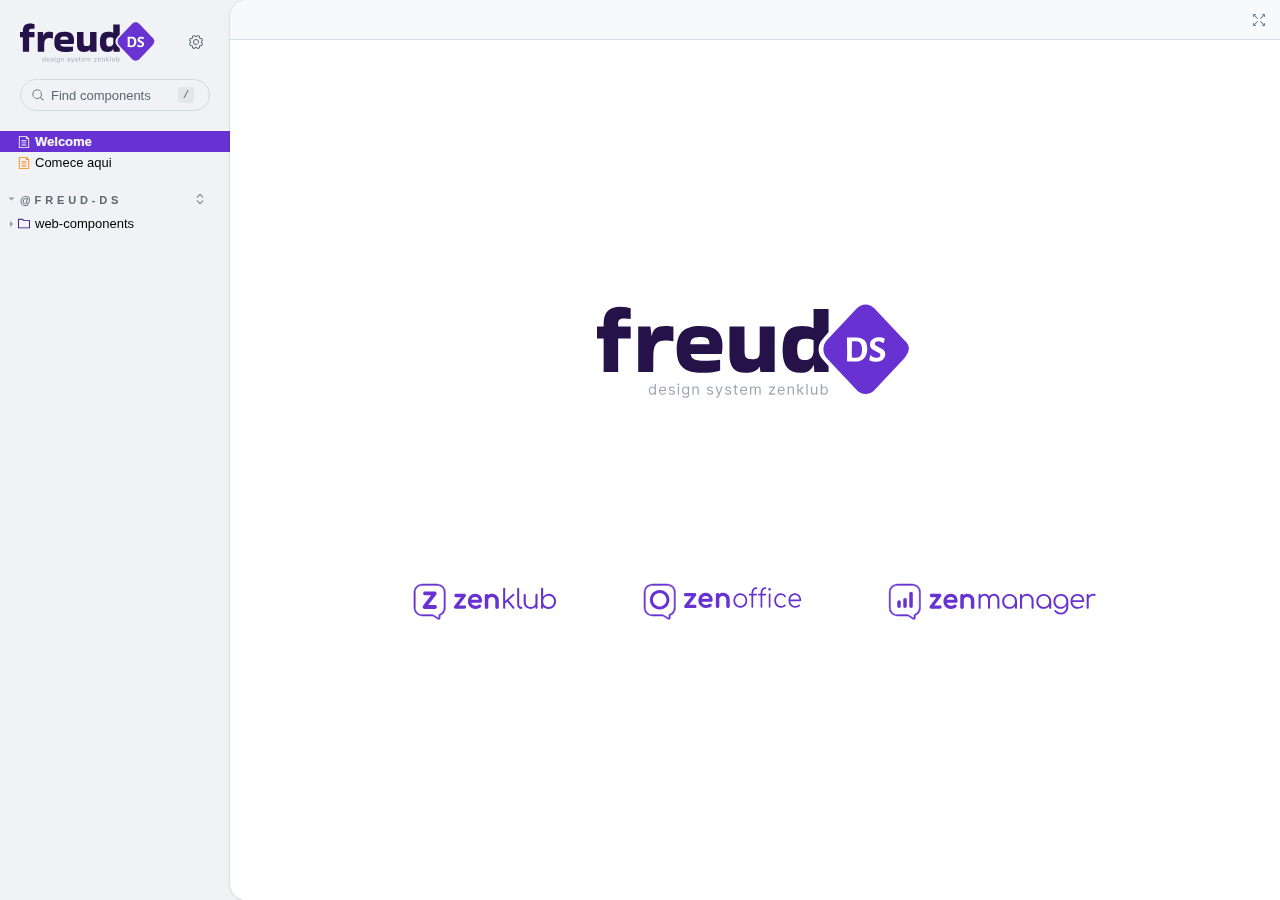
<file: index.html>
<!DOCTYPE html>
<html lang="en">
  <head>
    <meta charset="utf-8" />

    <title>@storybook/angular - Storybook</title>
    <meta name="viewport" content="width=device-width, initial-scale=1" />

    
    <link rel="icon" type="image/svg+xml" href="./favicon.svg" />
    
    <link
      rel="prefetch"
      href="./sb-common-assets/nunito-sans-regular.woff2"
      as="font"
      type="font/woff2"
      crossorigin
    />
    <link
      rel="prefetch"
      href="./sb-common-assets/nunito-sans-bold.woff2"
      as="font"
      type="font/woff2"
      crossorigin
    />
    <link rel="stylesheet" href="./sb-common-assets/fonts.css" />

    <link href="./sb-manager/runtime.js" rel="modulepreload" />

    
    <link href="./sb-addons/links-0/manager-bundle.js" rel="modulepreload" />
    
    <link href="./sb-addons/essentials-controls-1/manager-bundle.js" rel="modulepreload" />
    
    <link href="./sb-addons/essentials-actions-2/manager-bundle.js" rel="modulepreload" />
    
    <link href="./sb-addons/essentials-toolbars-3/manager-bundle.js" rel="modulepreload" />
    
    <link href="./sb-addons/interactions-4/manager-bundle.js" rel="modulepreload" />
    
    <link href="./sb-addons/storybook-5/manager-bundle.js" rel="modulepreload" />
      <style>
  a[data-item-id$='-hidden'] {
    display: none !important;
  }
</style>
 

    <style>
      #storybook-root[hidden] {
        display: none !important;
      }
    </style>

    
  </head>
  <body>
    <div id="root"></div>

    
    <script>
      
        
          window['FEATURES'] = {
  "warnOnLegacyHierarchySeparator": true,
  "buildStoriesJson": true,
  "storyStoreV7": true,
  "argTypeTargetsV7": true,
  "legacyDecoratorFileOrder": false,
  "disallowImplicitActionsInRenderV8": false,
  "modernInlineRender": false
};
        
      
        
          window['REFS'] = {};
        
      
        
          window['LOGLEVEL'] = "info";
        
      
        
          window['DOCS_OPTIONS'] = {
  "defaultName": "Docs",
  "autodocs": true
};
        
      
        
          window['CONFIG_TYPE'] = "PRODUCTION";
        
      
        
      
        
      
    </script>
    

    <script type="module">
      import './sb-manager/runtime.js';

      
      import './sb-addons/links-0/manager-bundle.js';
      
      import './sb-addons/essentials-controls-1/manager-bundle.js';
      
      import './sb-addons/essentials-actions-2/manager-bundle.js';
      
      import './sb-addons/essentials-toolbars-3/manager-bundle.js';
      
      import './sb-addons/interactions-4/manager-bundle.js';
      
      import './sb-addons/storybook-5/manager-bundle.js';
      
    </script>

    <link href="./sb-preview/runtime.js" rel="prefetch" as="script" />
  </body>
</html>
</file>
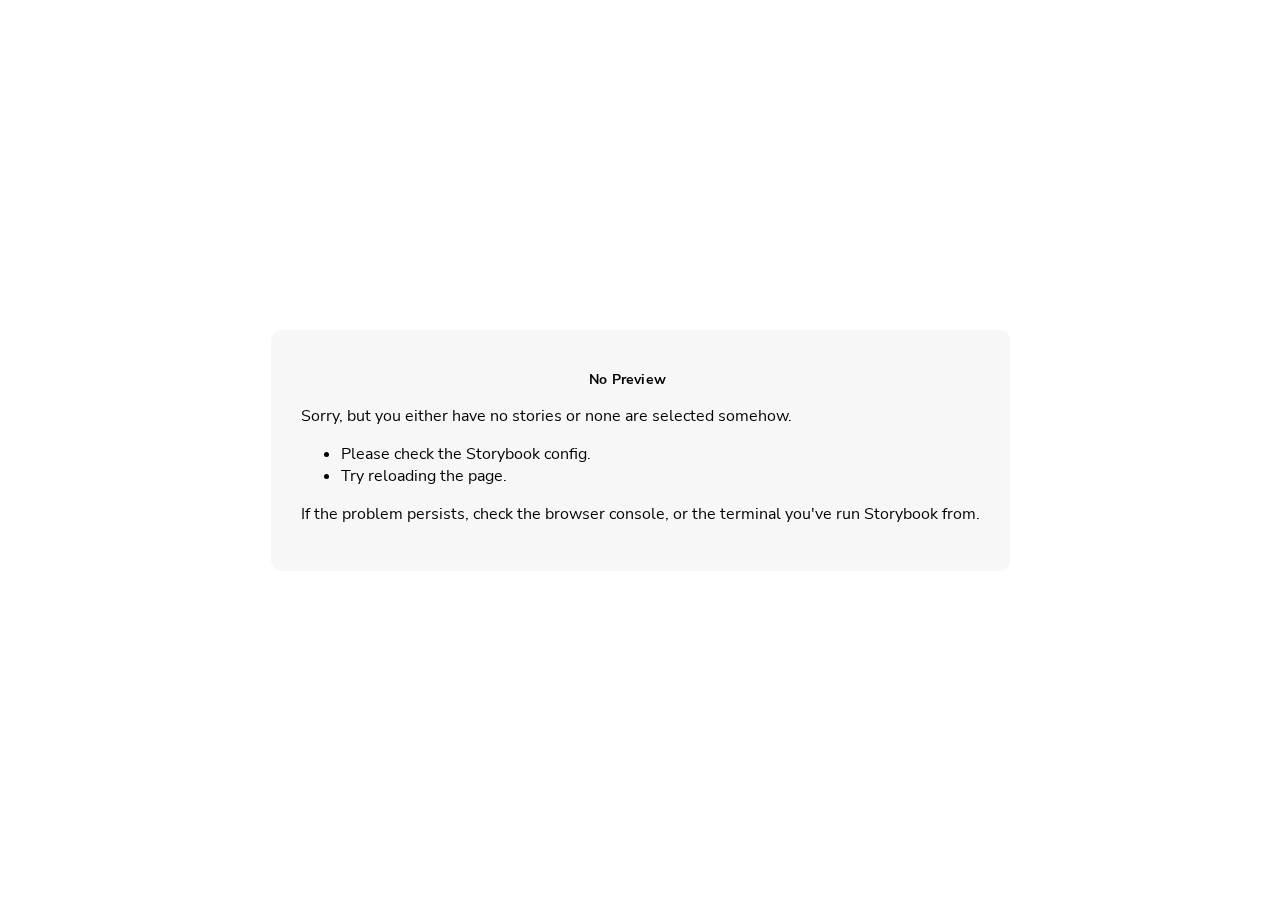
<file: iframe.html>
<!doctype html><html lang="en"><head><meta charset="utf-8"><title>Webpack App</title><meta name="viewport" content="width=device-width,initial-scale=1"><link rel="prefetch" href="./sb-common-assets/nunito-sans-regular.woff2" as="font" type="font/woff2" crossorigin><link rel="prefetch" href="./sb-common-assets/nunito-sans-italic.woff2" as="font" type="font/woff2" crossorigin><link rel="prefetch" href="./sb-common-assets/nunito-sans-bold.woff2" as="font" type="font/woff2" crossorigin><link rel="prefetch" href="./sb-common-assets/nunito-sans-bold-italic.woff2" as="font" type="font/woff2" crossorigin><link rel="stylesheet" href="./sb-common-assets/fonts.css"><base target="_parent"><style>/* While we aren't showing the main block yet, but still preparing, we want everything the user
     has rendered, which may or may not be in #storybook-root, to be display none */
  .sb-show-preparing-story:not(.sb-show-main) > :not(.sb-preparing-story) {
    display: none;
  }

  .sb-show-preparing-docs:not(.sb-show-main) > :not(.sb-preparing-docs) {
    display: none;
  }

  /* Hide our own blocks when we aren't supposed to be showing them */
  :not(.sb-show-preparing-story) > .sb-preparing-story,
  :not(.sb-show-preparing-docs) > .sb-preparing-docs,
  :not(.sb-show-nopreview) > .sb-nopreview,
  :not(.sb-show-errordisplay) > .sb-errordisplay {
    display: none;
  }

  .sb-show-main.sb-main-centered {
    margin: 0;
    display: flex;
    align-items: center;
    min-height: 100vh;
  }

  .sb-show-main.sb-main-centered #storybook-root {
    box-sizing: border-box;
    margin: auto;
    padding: 1rem;
    max-height: 100%; /* Hack for centering correctly in IE11 */
  }

  /* Vertical centering fix for IE11 */
  @media screen and (-ms-high-contrast: none), (-ms-high-contrast: active) {
    .sb-show-main.sb-main-centered:after {
      content: '';
      min-height: inherit;
      font-size: 0;
    }
  }

  .sb-show-main.sb-main-fullscreen {
    margin: 0;
    padding: 0;
    display: block;
  }

  .sb-show-main.sb-main-padded {
    margin: 0;
    padding: 1rem;
    display: block;
    box-sizing: border-box;
  }

  .sb-wrapper {
    position: fixed;
    top: 0;
    bottom: 0;
    left: 0;
    right: 0;
    padding: 20px;
    font-family: 'Nunito Sans', -apple-system, '.SFNSText-Regular', 'San Francisco',
      BlinkMacSystemFont, 'Segoe UI', 'Helvetica Neue', Helvetica, Arial, sans-serif;
    -webkit-font-smoothing: antialiased;
    overflow: auto;
  }

  .sb-heading {
    font-size: 14px;
    font-weight: 600;
    letter-spacing: 0.2px;
    margin: 10px 0;
    padding-right: 25px;
  }

  .sb-nopreview {
    display: flex;
    align-content: center;
    justify-content: center;
  }

  .sb-nopreview_main {
    margin: auto;
    padding: 30px;
    border-radius: 10px;
    background: rgba(0, 0, 0, 0.03);
  }

  .sb-nopreview_heading {
    text-align: center;
  }

  .sb-errordisplay {
    border: 20px solid rgb(187, 49, 49);
    background: #222;
    color: #fff;
    z-index: 999999;
  }

  .sb-errordisplay_code {
    padding: 10px;
    background: #000;
    color: #eee;
    font-family: 'Operator Mono', 'Fira Code Retina', 'Fira Code', 'FiraCode-Retina', 'Andale Mono',
      'Lucida Console', Consolas, Monaco, monospace;
  }

  .sb-errordisplay pre {
    white-space: pre-wrap;
  }

  @-webkit-keyframes sb-rotate360 {
    from {
      transform: rotate(0deg);
    }
    to {
      transform: rotate(360deg);
    }
  }
  @keyframes sb-rotate360 {
    from {
      transform: rotate(0deg);
    }
    to {
      transform: rotate(360deg);
    }
  }
  @-webkit-keyframes sb-glow {
    0%,
    100% {
      opacity: 1;
    }
    50% {
      opacity: 0.4;
    }
  }
  @keyframes sb-glow {
    0%,
    100% {
      opacity: 1;
    }
    50% {
      opacity: 0.4;
    }
  }

  /* We display the preparing loaders *over* the rendering story */
  .sb-preparing-story,
  .sb-preparing-docs {
    background-color: white;
    /* Maximum possible z-index. It would be better to use stacking contexts to ensure it's always
    on top, but this isn't possible as it would require making CSS changes that could affect user code */
    z-index: 2147483647;
  }

  .sb-loader {
    -webkit-animation: sb-rotate360 0.7s linear infinite;
    animation: sb-rotate360 0.7s linear infinite;
    border-color: rgba(97, 97, 97, 0.29);
    border-radius: 50%;
    border-style: solid;
    border-top-color: #646464;
    border-width: 2px;
    display: inline-block;
    height: 32px;
    left: 50%;
    margin-left: -16px;
    margin-top: -16px;
    mix-blend-mode: difference;
    overflow: hidden;
    position: absolute;
    top: 50%;
    transition: all 200ms ease-out;
    vertical-align: top;
    width: 32px;
    z-index: 4;
  }

  .sb-previewBlock {
    background: #fff;
    border: 1px solid rgba(0, 0, 0, 0.1);
    border-radius: 4px;
    box-shadow: rgba(0, 0, 0, 0.1) 0 1px 3px 0;
    margin: 25px auto 40px;
    max-width: 600px;
  }

  .sb-previewBlock_header {
    align-items: center;
    box-shadow: rgba(0, 0, 0, 0.1) 0 -1px 0 0 inset;
    display: flex;
    gap: 14px;
    height: 40px;
    padding: 0 12px;
  }

  .sb-previewBlock_icon {
    -webkit-animation: sb-glow 1.5s ease-in-out infinite;
    animation: sb-glow 1.5s ease-in-out infinite;
    background: #e6e6e6;
    height: 14px;
    width: 14px;
  }
  .sb-previewBlock_icon:last-child {
    margin-left: auto;
  }

  .sb-previewBlock_body {
    -webkit-animation: sb-glow 1.5s ease-in-out infinite;
    animation: sb-glow 1.5s ease-in-out infinite;
    height: 182px;
    position: relative;
  }

  .sb-argstableBlock {
    border-collapse: collapse;
    border-spacing: 0;
    font-size: 13px;
    line-height: 20px;
    margin: 25px auto 40px;
    max-width: 600px;
    text-align: left;
    width: 100%;
  }
  .sb-argstableBlock th:first-of-type,
  .sb-argstableBlock td:first-of-type {
    padding-left: 20px;
  }
  .sb-argstableBlock th:nth-of-type(2),
  .sb-argstableBlock td:nth-of-type(2) {
    width: 35%;
  }
  .sb-argstableBlock th:nth-of-type(3),
  .sb-argstableBlock td:nth-of-type(3) {
    width: 15%;
  }
  .sb-argstableBlock th:last-of-type,
  .sb-argstableBlock td:last-of-type {
    width: 25%;
    padding-right: 20px;
  }
  .sb-argstableBlock th span,
  .sb-argstableBlock td span {
    -webkit-animation: sb-glow 1.5s ease-in-out infinite;
    animation: sb-glow 1.5s ease-in-out infinite;
    background-color: rgba(0, 0, 0, 0.1);
    border-radius: 0;
    box-shadow: none;
    color: transparent;
  }
  .sb-argstableBlock th {
    padding: 10px 15px;
  }

  .sb-argstableBlock-body {
    border-radius: 4px;
    box-shadow: rgba(0, 0, 0, 0.1) 0 1px 3px 1px, rgba(0, 0, 0, 0.065) 0 0 0 1px;
  }
  .sb-argstableBlock-body tr {
    background: transparent;
    overflow: hidden;
  }
  .sb-argstableBlock-body tr:not(:first-child) {
    border-top: 1px solid #e6e6e6;
  }
  .sb-argstableBlock-body tr:first-child td:first-child {
    border-top-left-radius: 4px;
  }
  .sb-argstableBlock-body tr:first-child td:last-child {
    border-top-right-radius: 4px;
  }
  .sb-argstableBlock-body tr:last-child td:first-child {
    border-bottom-left-radius: 4px;
  }
  .sb-argstableBlock-body tr:last-child td:last-child {
    border-bottom-right-radius: 4px;
  }
  .sb-argstableBlock-body td {
    background: #fff;
    padding-bottom: 10px;
    padding-top: 10px;
    vertical-align: top;
  }
  .sb-argstableBlock-body td:not(:first-of-type) {
    padding-left: 15px;
    padding-right: 15px;
  }
  .sb-argstableBlock-body button {
    -webkit-animation: sb-glow 1.5s ease-in-out infinite;
    animation: sb-glow 1.5s ease-in-out infinite;
    background-color: rgba(0, 0, 0, 0.1);
    border: 0;
    border-radius: 0;
    box-shadow: none;
    color: transparent;
    display: inline;
    font-size: 12px;
    line-height: 1;
    padding: 10px 16px;
  }

  .sb-argstableBlock-summary {
    margin-top: 4px;
  }

  .sb-argstableBlock-code {
    margin-right: 4px;
    margin-bottom: 4px;
    padding: 2px 5px;
  }</style><script>/* globals window */
  /* eslint-disable no-underscore-dangle */
  try {
    if (window.top !== window) {
      window.__REACT_DEVTOOLS_GLOBAL_HOOK__ = window.top.__REACT_DEVTOOLS_GLOBAL_HOOK__;
      window.__VUE_DEVTOOLS_GLOBAL_HOOK__ = window.top.__VUE_DEVTOOLS_GLOBAL_HOOK__;
      window.top.__VUE_DEVTOOLS_CONTEXT__ = window.document;
    }
  } catch (e) {
    // eslint-disable-next-line no-console
    console.warn('unable to connect to top frame for connecting dev tools');
  }</script><style>@font-face {
    font-family: 'Source Sans Pro';
    src: local('Source Sans Pro'),
      url(assets/fonts/SourceSansPro-Regular.ttf) format('truetype');
  }

  @font-face {
    font-family: 'Source Sans Pro';
    src: local('Source Sans Pro'),
      url(assets/fonts/SourceSansPro-SemiBold.ttf) format('truetype');
    font-weight: 600;
  }

  @font-face {
    font-family: 'Source Sans Pro';
    src: local('Source Sans Pro'),
      url(assets/fonts/SourceSansPro-Bold.ttf) format('truetype');
    font-weight: bold;
  }

  @font-face {
    font-family: 'Freud Icon';
    src: local('Freud Icon'),
      url(assets/fonts/freud-icon.ttf) format('truetype');
  }</style><link href="1405.css" rel="stylesheet"><link href="main.css" rel="stylesheet"><style>#storybook-root[hidden],
      #storybook-docs[hidden] {
        display: none !important;
      }</style></head><body><div class="sb-preparing-story sb-wrapper"><div class="sb-loader"></div></div><div class="sb-preparing-docs sb-wrapper"><div class="sb-previewBlock"><div class="sb-previewBlock_header"><div class="sb-previewBlock_icon"></div><div class="sb-previewBlock_icon"></div><div class="sb-previewBlock_icon"></div><div class="sb-previewBlock_icon"></div></div><div class="sb-previewBlock_body"><div class="sb-loader"></div></div></div><table aria-hidden="true" class="sb-argstableBlock"><thead class="sb-argstableBlock-head"><tr><th><span>Name</span></th><th><span>Description</span></th><th><span>Default</span></th><th><span>Control</span></th></tr></thead><tbody class="sb-argstableBlock-body"><tr><td><span>propertyName</span><span title="Required">*</span></td><td><div><span>This is a short description</span></div><div class="sb-argstableBlock-summary"><div><span class="sb-argstableBlock-code">summary</span></div></div></td><td><div><span class="sb-argstableBlock-code">defaultValue</span></div></td><td><button>Set string</button></td></tr><tr><td><span>propertyName</span><span>*</span></td><td><div><span>This is a short description</span></div><div class="sb-argstableBlock-summary"><div><span class="sb-argstableBlock-code">summary</span></div></div></td><td><div><span class="sb-argstableBlock-code">defaultValue</span></div></td><td><button>Set string</button></td></tr><tr><td><span>propertyName</span><span>*</span></td><td><div><span>This is a short description</span></div><div class="sb-argstableBlock-summary"><div><span class="sb-argstableBlock-code">summary</span></div></div></td><td><div><span class="sb-argstableBlock-code">defaultValue</span></div></td><td><button>Set string</button></td></tr></tbody></table></div><div class="sb-nopreview sb-wrapper"><div class="sb-nopreview_main"><h1 class="sb-nopreview_heading sb-heading">No Preview</h1><p>Sorry, but you either have no stories or none are selected somehow.</p><ul><li>Please check the Storybook config.</li><li>Try reloading the page.</li></ul><p>If the problem persists, check the browser console, or the terminal you've run Storybook from.</p></div></div><div class="sb-errordisplay sb-wrapper"><pre id="error-message" class="sb-heading"></pre><pre class="sb-errordisplay_code"><code id="error-stack"></code></pre></div><div id="storybook-root"></div><div id="storybook-docs"></div><script>window['CONFIG_TYPE'] = "PRODUCTION";
          
      
          
            window['LOGLEVEL'] = "info";
          
      
          
            window['FRAMEWORK_OPTIONS'] = {};
          
      
          
      
          
            window['FEATURES'] = {"warnOnLegacyHierarchySeparator":true,"buildStoriesJson":true,"storyStoreV7":true,"argTypeTargetsV7":true,"legacyDecoratorFileOrder":false,"disallowImplicitActionsInRenderV8":false,"modernInlineRender":false};
          
      
          
      
          
            window['STORIES'] = [{"titlePrefix":"","directory":"./stories/welcome","files":"welcome.stories.mdx","importPathMatcher":"^\\.[\\\\/](?:stories\\/welcome\\/welcome\\.stories\\.mdx)$"},{"titlePrefix":"","directory":"./stories","files":"**/*.stories.mdx","importPathMatcher":"^\\.[\\\\/](?:stories(?:\\/(?!\\.)(?:(?:(?!(?:^|\\/)\\.).)*?)\\/|\\/|$)(?!\\.)(?=.)[^/]*?\\.stories\\.mdx)$"},{"titlePrefix":"","directory":"./stories","files":"**/*.story.@(ts)","importPathMatcher":"^\\.[\\\\/](?:stories(?:\\/(?!\\.)(?:(?:(?!(?:^|\\/)\\.).)*?)\\/|\\/|$)(?!\\.)(?=.)[^/]*?\\.story\\.(ts))$"}];
          
      
          
            window['DOCS_OPTIONS'] = {"defaultName":"Docs","autodocs":true};</script><script type="module">import './sb-preview/runtime.js';

      
      import './runtime~main.0b117cbc.iframe.bundle.js';
      
      import './1405.f6c40266.iframe.bundle.js';
      
      import './main.e6fe607d.iframe.bundle.js';</script></body></html>
</file>
<file: sb-common-assets/fonts.css>
@font-face {
  font-family: 'Nunito Sans';
  font-style: normal;
  font-weight: 400;
  font-display: swap;
  src: url('./nunito-sans-regular.woff2') format('woff2');
}

@font-face {
  font-family: 'Nunito Sans';
  font-style: italic;
  font-weight: 400;
  font-display: swap;
  src: url('./nunito-sans-italic.woff2') format('woff2');
}

@font-face {
  font-family: 'Nunito Sans';
  font-style: normal;
  font-weight: 700;
  font-display: swap;
  src: url('./nunito-sans-bold.woff2') format('woff2');
}

@font-face {
  font-family: 'Nunito Sans';
  font-style: italic;
  font-weight: 700;
  font-display: swap;
  src: url('./nunito-sans-bold-italic.woff2') format('woff2');
}
</file>
<file: 1405.css>
:root {
  font-family: -apple-system, BlinkMacSystemFont, "Segoe UI", Roboto, Helvetica, Arial, sans-serif, "Apple Color Emoji", "Segoe UI Emoji", "Segoe UI Symbol";
  --font-family:-apple-system, BlinkMacSystemFont, "Segoe UI", Roboto, Helvetica, Arial, sans-serif, "Apple Color Emoji", "Segoe UI Emoji", "Segoe UI Symbol";
  --surface-a:#ffffff;
  --surface-b:#f8f9fa;
  --surface-c:#e9ecef;
  --surface-d:#dee2e6;
  --surface-e:#ffffff;
  --surface-f:#ffffff;
  --text-color:#495057;
  --text-color-secondary:#6c757d;
  --primary-color:#2196F3;
  --primary-color-text:#ffffff;
  --surface-0: #ffffff;
  --surface-50: #FAFAFA;
  --surface-100: #F5F5F5;
  --surface-200: #EEEEEE;
  --surface-300: #E0E0E0;
  --surface-400: #BDBDBD;
  --surface-500: #9E9E9E;
  --surface-600: #757575;
  --surface-700: #616161;
  --surface-800: #424242;
  --surface-900: #212121;
  --gray-50: #FAFAFA;
  --gray-100: #F5F5F5;
  --gray-200: #EEEEEE;
  --gray-300: #E0E0E0;
  --gray-400: #BDBDBD;
  --gray-500: #9E9E9E;
  --gray-600: #757575;
  --gray-700: #616161;
  --gray-800: #424242;
  --gray-900: #212121;
  --content-padding:1rem;
  --inline-spacing:0.5rem;
  --border-radius:3px;
  --surface-ground:#f8f9fa;
  --surface-section:#ffffff;
  --surface-card:#ffffff;
  --surface-overlay:#ffffff;
  --surface-border:#dee2e6;
  --surface-hover: #e9ecef;
  --maskbg: rgba(0, 0, 0, 0.4);
  --highlight-bg: #E3F2FD;
  --highlight-text-color: #495057;
  --focus-ring: 0 0 0 0.2rem #a6d5fa;
  color-scheme: light;
}

:root {
  --blue-50:#f4fafe;
  --blue-100:#cae6fc;
  --blue-200:#a0d2fa;
  --blue-300:#75bef8;
  --blue-400:#4baaf5;
  --blue-500:#2196f3;
  --blue-600:#1c80cf;
  --blue-700:#1769aa;
  --blue-800:#125386;
  --blue-900:#0d3c61;
  --green-50:#f6fbf6;
  --green-100:#d4ecd5;
  --green-200:#b2ddb4;
  --green-300:#90cd93;
  --green-400:#6ebe71;
  --green-500:#4caf50;
  --green-600:#419544;
  --green-700:#357b38;
  --green-800:#2a602c;
  --green-900:#1e4620;
  --yellow-50:#fffcf5;
  --yellow-100:#fef0cd;
  --yellow-200:#fde4a5;
  --yellow-300:#fdd87d;
  --yellow-400:#fccc55;
  --yellow-500:#fbc02d;
  --yellow-600:#d5a326;
  --yellow-700:#b08620;
  --yellow-800:#8a6a19;
  --yellow-900:#644d12;
  --cyan-50:#f2fcfd;
  --cyan-100:#c2eff5;
  --cyan-200:#91e2ed;
  --cyan-300:#61d5e4;
  --cyan-400:#30c9dc;
  --cyan-500:#00bcd4;
  --cyan-600:#00a0b4;
  --cyan-700:#008494;
  --cyan-800:#006775;
  --cyan-900:#004b55;
  --pink-50:#fef4f7;
  --pink-100:#fac9da;
  --pink-200:#f69ebc;
  --pink-300:#f1749e;
  --pink-400:#ed4981;
  --pink-500:#e91e63;
  --pink-600:#c61a54;
  --pink-700:#a31545;
  --pink-800:#801136;
  --pink-900:#5d0c28;
  --indigo-50:#f5f6fb;
  --indigo-100:#d1d5ed;
  --indigo-200:#acb4df;
  --indigo-300:#8893d1;
  --indigo-400:#6372c3;
  --indigo-500:#3f51b5;
  --indigo-600:#36459a;
  --indigo-700:#2c397f;
  --indigo-800:#232d64;
  --indigo-900:#192048;
  --teal-50:#f2faf9;
  --teal-100:#c2e6e2;
  --teal-200:#91d2cc;
  --teal-300:#61beb5;
  --teal-400:#30aa9f;
  --teal-500:#009688;
  --teal-600:#008074;
  --teal-700:#00695f;
  --teal-800:#00534b;
  --teal-900:#003c36;
  --orange-50:#fff8f2;
  --orange-100:#fde0c2;
  --orange-200:#fbc791;
  --orange-300:#f9ae61;
  --orange-400:#f79530;
  --orange-500:#f57c00;
  --orange-600:#d06900;
  --orange-700:#ac5700;
  --orange-800:#874400;
  --orange-900:#623200;
  --bluegray-50:#f7f9f9;
  --bluegray-100:#d9e0e3;
  --bluegray-200:#bbc7cd;
  --bluegray-300:#9caeb7;
  --bluegray-400:#7e96a1;
  --bluegray-500:#607d8b;
  --bluegray-600:#526a76;
  --bluegray-700:#435861;
  --bluegray-800:#35454c;
  --bluegray-900:#263238;
  --purple-50:#faf4fb;
  --purple-100:#e7cbec;
  --purple-200:#d4a2dd;
  --purple-300:#c279ce;
  --purple-400:#af50bf;
  --purple-500:#9c27b0;
  --purple-600:#852196;
  --purple-700:#6d1b7b;
  --purple-800:#561561;
  --purple-900:#3e1046;
  --red-50:#fff5f5;
  --red-100:#ffd1ce;
  --red-200:#ffada7;
  --red-300:#ff8980;
  --red-400:#ff6459;
  --red-500:#ff4032;
  --red-600:#d9362b;
  --red-700:#b32d23;
  --red-800:#8c231c;
  --red-900:#661a14;
  --primary-50:#f4fafe;
  --primary-100:#cae6fc;
  --primary-200:#a0d2fa;
  --primary-300:#75bef8;
  --primary-400:#4baaf5;
  --primary-500:#2196f3;
  --primary-600:#1c80cf;
  --primary-700:#1769aa;
  --primary-800:#125386;
  --primary-900:#0d3c61;
}

.p-editor-container .p-editor-toolbar {
  background: #f8f9fa;
  border-top-right-radius: 3px;
  border-top-left-radius: 3px;
}
.p-editor-container .p-editor-toolbar.ql-snow {
  border: 1px solid #dee2e6;
}
.p-editor-container .p-editor-toolbar.ql-snow .ql-stroke {
  stroke: #6c757d;
}
.p-editor-container .p-editor-toolbar.ql-snow .ql-fill {
  fill: #6c757d;
}
.p-editor-container .p-editor-toolbar.ql-snow .ql-picker .ql-picker-label {
  border: 0 none;
  color: #6c757d;
}
.p-editor-container .p-editor-toolbar.ql-snow .ql-picker .ql-picker-label:hover {
  color: #495057;
}
.p-editor-container .p-editor-toolbar.ql-snow .ql-picker .ql-picker-label:hover .ql-stroke {
  stroke: #495057;
}
.p-editor-container .p-editor-toolbar.ql-snow .ql-picker .ql-picker-label:hover .ql-fill {
  fill: #495057;
}
.p-editor-container .p-editor-toolbar.ql-snow .ql-picker.ql-expanded .ql-picker-label {
  color: #495057;
}
.p-editor-container .p-editor-toolbar.ql-snow .ql-picker.ql-expanded .ql-picker-label .ql-stroke {
  stroke: #495057;
}
.p-editor-container .p-editor-toolbar.ql-snow .ql-picker.ql-expanded .ql-picker-label .ql-fill {
  fill: #495057;
}
.p-editor-container .p-editor-toolbar.ql-snow .ql-picker.ql-expanded .ql-picker-options {
  background: #ffffff;
  border: 0 none;
  box-shadow: 0 2px 4px -1px rgba(0, 0, 0, 0.2), 0 4px 5px 0 rgba(0, 0, 0, 0.14), 0 1px 10px 0 rgba(0, 0, 0, 0.12);
  border-radius: 3px;
  padding: 0.5rem 0;
}
.p-editor-container .p-editor-toolbar.ql-snow .ql-picker.ql-expanded .ql-picker-options .ql-picker-item {
  color: #495057;
}
.p-editor-container .p-editor-toolbar.ql-snow .ql-picker.ql-expanded .ql-picker-options .ql-picker-item:hover {
  color: #495057;
  background: #e9ecef;
}
.p-editor-container .p-editor-toolbar.ql-snow .ql-picker.ql-expanded:not(.ql-icon-picker) .ql-picker-item {
  padding: 0.5rem 1rem;
}
.p-editor-container .p-editor-content {
  border-bottom-right-radius: 3px;
  border-bottom-left-radius: 3px;
}
.p-editor-container .p-editor-content.ql-snow {
  border: 1px solid #dee2e6;
}
.p-editor-container .p-editor-content .ql-editor {
  background: #ffffff;
  color: #495057;
  border-bottom-right-radius: 3px;
  border-bottom-left-radius: 3px;
}
.p-editor-container .ql-snow.ql-toolbar button:hover,
.p-editor-container .ql-snow.ql-toolbar button:focus {
  color: #495057;
}
.p-editor-container .ql-snow.ql-toolbar button:hover .ql-stroke,
.p-editor-container .ql-snow.ql-toolbar button:focus .ql-stroke {
  stroke: #495057;
}
.p-editor-container .ql-snow.ql-toolbar button:hover .ql-fill,
.p-editor-container .ql-snow.ql-toolbar button:focus .ql-fill {
  fill: #495057;
}
.p-editor-container .ql-snow.ql-toolbar button.ql-active,
.p-editor-container .ql-snow.ql-toolbar .ql-picker-label.ql-active,
.p-editor-container .ql-snow.ql-toolbar .ql-picker-item.ql-selected {
  color: #2196F3;
}
.p-editor-container .ql-snow.ql-toolbar button.ql-active .ql-stroke,
.p-editor-container .ql-snow.ql-toolbar .ql-picker-label.ql-active .ql-stroke,
.p-editor-container .ql-snow.ql-toolbar .ql-picker-item.ql-selected .ql-stroke {
  stroke: #2196F3;
}
.p-editor-container .ql-snow.ql-toolbar button.ql-active .ql-fill,
.p-editor-container .ql-snow.ql-toolbar .ql-picker-label.ql-active .ql-fill,
.p-editor-container .ql-snow.ql-toolbar .ql-picker-item.ql-selected .ql-fill {
  fill: #2196F3;
}
.p-editor-container .ql-snow.ql-toolbar button.ql-active .ql-picker-label,
.p-editor-container .ql-snow.ql-toolbar .ql-picker-label.ql-active .ql-picker-label,
.p-editor-container .ql-snow.ql-toolbar .ql-picker-item.ql-selected .ql-picker-label {
  color: #2196F3;
}

@layer primeng {
  * {
    box-sizing: border-box;
  }

  .p-component {
    font-family: var(--font-family);
    font-feature-settings: var(--font-feature-settings, normal);
    font-size: 1rem;
    font-weight: normal;
  }

  .p-component-overlay {
    background-color: rgba(0, 0, 0, 0.4);
    transition-duration: 0.2s;
  }

  .p-disabled, .p-component:disabled {
    opacity: 0.6;
  }

  .p-error {
    color: #f44336;
  }

  .p-text-secondary {
    color: #6c757d;
  }

  .pi {
    font-size: 1rem;
  }

  .p-icon {
    width: 1rem;
    height: 1rem;
  }

  .p-link {
    font-family: var(--font-family);
    font-feature-settings: var(--font-feature-settings, normal);
    font-size: 1rem;
    border-radius: 3px;
  }
  .p-link:focus-visible {
    outline: 0 none;
    outline-offset: 0;
    box-shadow: 0 0 0 0.2rem #a6d5fa;
  }

  .p-component-overlay-enter {
    animation: p-component-overlay-enter-animation 150ms forwards;
  }

  .p-component-overlay-leave {
    animation: p-component-overlay-leave-animation 150ms forwards;
  }

  @keyframes p-component-overlay-enter-animation {
    from {
      background-color: transparent;
    }
    to {
      background-color: var(--maskbg);
    }
  }
  @keyframes p-component-overlay-leave-animation {
    from {
      background-color: var(--maskbg);
    }
    to {
      background-color: transparent;
    }
  }

  .p-autocomplete .p-autocomplete-loader {
    right: 0.5rem;
  }
  .p-autocomplete.p-autocomplete-dd .p-autocomplete-loader {
    right: 2.857rem;
  }
  .p-autocomplete:not(.p-disabled):hover .p-autocomplete-multiple-container {
    border-color: #2196F3;
  }
  .p-autocomplete:not(.p-disabled).p-focus .p-autocomplete-multiple-container {
    outline: 0 none;
    outline-offset: 0;
    box-shadow: 0 0 0 0.2rem #a6d5fa;
    border-color: #2196F3;
  }
  .p-autocomplete .p-autocomplete-multiple-container {
    padding: 0.25rem 0.5rem;
    gap: 0.5rem;
  }
  .p-autocomplete .p-autocomplete-multiple-container .p-autocomplete-input-token {
    padding: 0.25rem 0;
  }
  .p-autocomplete .p-autocomplete-multiple-container .p-autocomplete-input-token input {
    font-family: inherit;
    font-feature-settings: inherit;
    font-size: inherit;
    color: #495057;
    padding: 0;
    margin: 0;
  }
  .p-autocomplete .p-autocomplete-multiple-container .p-autocomplete-token {
    padding: 0.25rem 0.5rem;
    background: #dee2e6;
    color: #495057;
    border-radius: 16px;
  }
  .p-autocomplete .p-autocomplete-multiple-container .p-autocomplete-token .p-autocomplete-token-icon {
    margin-left: 0.5rem;
  }
  .p-autocomplete .p-autocomplete-multiple-container .p-autocomplete-token.p-focus {
    background: #ced4da;
    color: #495057;
  }
  .p-autocomplete.p-invalid.p-component > .p-inputtext {
    border-color: #f44336;
  }

  .p-autocomplete-panel {
    background: #ffffff;
    color: #495057;
    border: 0 none;
    border-radius: 3px;
    box-shadow: 0 2px 4px -1px rgba(0, 0, 0, 0.2), 0 4px 5px 0 rgba(0, 0, 0, 0.14), 0 1px 10px 0 rgba(0, 0, 0, 0.12);
  }
  .p-autocomplete-panel .p-autocomplete-items {
    padding: 0.5rem 0;
  }
  .p-autocomplete-panel .p-autocomplete-items .p-autocomplete-item {
    margin: 0;
    padding: 0.5rem 1rem;
    border: 0 none;
    color: #495057;
    background: transparent;
    transition: box-shadow 0.2s;
    border-radius: 0;
  }
  .p-autocomplete-panel .p-autocomplete-items .p-autocomplete-item.p-highlight {
    color: #495057;
    background: #E3F2FD;
  }
  .p-autocomplete-panel .p-autocomplete-items .p-autocomplete-item.p-highlight.p-focus {
    background: rgba(33, 150, 243, 0.24);
  }
  .p-autocomplete-panel .p-autocomplete-items .p-autocomplete-item:not(.p-highlight):not(.p-disabled).p-focus {
    color: #495057;
    background: #dee2e6;
  }
  .p-autocomplete-panel .p-autocomplete-items .p-autocomplete-item:not(.p-highlight):not(.p-disabled):hover {
    color: #495057;
    background: #e9ecef;
  }
  .p-autocomplete-panel .p-autocomplete-items .p-autocomplete-item-group {
    margin: 0;
    padding: 0.75rem 1rem;
    color: #495057;
    background: #ffffff;
    font-weight: 600;
  }

  p-autocomplete.ng-dirty.ng-invalid > .p-autocomplete > .p-inputtext {
    border-color: #f44336;
  }

  p-autocomplete.p-autocomplete-clearable .p-inputtext {
    padding-right: 2rem;
  }
  p-autocomplete.p-autocomplete-clearable .p-autocomplete-clear-icon {
    color: #6c757d;
    right: 0.5rem;
  }

  p-autocomplete.p-autocomplete-clearable .p-autocomplete-dd .p-autocomplete-clear-icon {
    color: #6c757d;
    right: 2.857rem;
  }

  p-calendar.ng-dirty.ng-invalid > .p-calendar > .p-inputtext {
    border-color: #f44336;
  }

  .p-calendar:not(.p-calendar-disabled).p-focus > .p-inputtext {
    outline: 0 none;
    outline-offset: 0;
    box-shadow: 0 0 0 0.2rem #a6d5fa;
    border-color: #2196F3;
  }

  .p-datepicker {
    padding: 0.5rem;
    background: #ffffff;
    color: #495057;
    border: 1px solid #ced4da;
    border-radius: 3px;
  }
  .p-datepicker:not(.p-datepicker-inline) {
    background: #ffffff;
    border: 0 none;
    box-shadow: 0 2px 4px -1px rgba(0, 0, 0, 0.2), 0 4px 5px 0 rgba(0, 0, 0, 0.14), 0 1px 10px 0 rgba(0, 0, 0, 0.12);
  }
  .p-datepicker:not(.p-datepicker-inline) .p-datepicker-header {
    background: #ffffff;
  }
  .p-datepicker .p-datepicker-header {
    padding: 0.5rem;
    color: #495057;
    background: #ffffff;
    font-weight: 600;
    margin: 0;
    border-bottom: 1px solid #dee2e6;
    border-top-right-radius: 3px;
    border-top-left-radius: 3px;
  }
  .p-datepicker .p-datepicker-header .p-datepicker-prev,
.p-datepicker .p-datepicker-header .p-datepicker-next {
    width: 2rem;
    height: 2rem;
    color: #6c757d;
    border: 0 none;
    background: transparent;
    border-radius: 50%;
    transition: background-color 0.2s, color 0.2s, box-shadow 0.2s;
  }
  .p-datepicker .p-datepicker-header .p-datepicker-prev:enabled:hover,
.p-datepicker .p-datepicker-header .p-datepicker-next:enabled:hover {
    color: #495057;
    border-color: transparent;
    background: #e9ecef;
  }
  .p-datepicker .p-datepicker-header .p-datepicker-prev:focus-visible,
.p-datepicker .p-datepicker-header .p-datepicker-next:focus-visible {
    outline: 0 none;
    outline-offset: 0;
    box-shadow: 0 0 0 0.2rem #a6d5fa;
  }
  .p-datepicker .p-datepicker-header .p-datepicker-title {
    line-height: 2rem;
  }
  .p-datepicker .p-datepicker-header .p-datepicker-title .p-datepicker-year,
.p-datepicker .p-datepicker-header .p-datepicker-title .p-datepicker-month {
    color: #495057;
    transition: background-color 0.2s, color 0.2s, box-shadow 0.2s;
    font-weight: 600;
    padding: 0.5rem;
  }
  .p-datepicker .p-datepicker-header .p-datepicker-title .p-datepicker-year:enabled:hover,
.p-datepicker .p-datepicker-header .p-datepicker-title .p-datepicker-month:enabled:hover {
    color: #2196F3;
  }
  .p-datepicker .p-datepicker-header .p-datepicker-title .p-datepicker-month {
    margin-right: 0.5rem;
  }
  .p-datepicker table {
    font-size: 1rem;
    margin: 0.5rem 0;
  }
  .p-datepicker table th {
    padding: 0.5rem;
  }
  .p-datepicker table th > span {
    width: 2.5rem;
    height: 2.5rem;
  }
  .p-datepicker table td {
    padding: 0.5rem;
  }
  .p-datepicker table td > span {
    width: 2.5rem;
    height: 2.5rem;
    border-radius: 50%;
    transition: box-shadow 0.2s;
    border: 1px solid transparent;
  }
  .p-datepicker table td > span.p-highlight {
    color: #495057;
    background: #E3F2FD;
  }
  .p-datepicker table td > span:focus {
    outline: 0 none;
    outline-offset: 0;
    box-shadow: 0 0 0 0.2rem #a6d5fa;
  }
  .p-datepicker table td.p-datepicker-today > span {
    background: #ced4da;
    color: #495057;
    border-color: transparent;
  }
  .p-datepicker table td.p-datepicker-today > span.p-highlight {
    color: #495057;
    background: #E3F2FD;
  }
  .p-datepicker .p-datepicker-buttonbar {
    padding: 1rem 0;
    border-top: 1px solid #dee2e6;
  }
  .p-datepicker .p-datepicker-buttonbar .p-button {
    width: auto;
  }
  .p-datepicker .p-timepicker {
    border-top: 1px solid #dee2e6;
    padding: 0.5rem;
  }
  .p-datepicker .p-timepicker button {
    width: 2rem;
    height: 2rem;
    color: #6c757d;
    border: 0 none;
    background: transparent;
    border-radius: 50%;
    transition: background-color 0.2s, color 0.2s, box-shadow 0.2s;
  }
  .p-datepicker .p-timepicker button:enabled:hover {
    color: #495057;
    border-color: transparent;
    background: #e9ecef;
  }
  .p-datepicker .p-timepicker button:focus-visible {
    outline: 0 none;
    outline-offset: 0;
    box-shadow: 0 0 0 0.2rem #a6d5fa;
  }
  .p-datepicker .p-timepicker button:last-child {
    margin-top: 0.2em;
  }
  .p-datepicker .p-timepicker span {
    font-size: 1.25rem;
  }
  .p-datepicker .p-timepicker > div {
    padding: 0 0.5rem;
  }
  .p-datepicker.p-datepicker-timeonly .p-timepicker {
    border-top: 0 none;
  }
  .p-datepicker .p-monthpicker {
    margin: 0.5rem 0;
  }
  .p-datepicker .p-monthpicker .p-monthpicker-month {
    padding: 0.5rem;
    transition: box-shadow 0.2s;
    border-radius: 3px;
  }
  .p-datepicker .p-monthpicker .p-monthpicker-month.p-highlight {
    color: #495057;
    background: #E3F2FD;
  }
  .p-datepicker .p-yearpicker {
    margin: 0.5rem 0;
  }
  .p-datepicker .p-yearpicker .p-yearpicker-year {
    padding: 0.5rem;
    transition: box-shadow 0.2s;
    border-radius: 3px;
  }
  .p-datepicker .p-yearpicker .p-yearpicker-year.p-highlight {
    color: #495057;
    background: #E3F2FD;
  }
  .p-datepicker.p-datepicker-multiple-month .p-datepicker-group {
    border-left: 1px solid #dee2e6;
    padding-right: 0.5rem;
    padding-left: 0.5rem;
    padding-top: 0;
    padding-bottom: 0;
  }
  .p-datepicker.p-datepicker-multiple-month .p-datepicker-group:first-child {
    padding-left: 0;
    border-left: 0 none;
  }
  .p-datepicker.p-datepicker-multiple-month .p-datepicker-group:last-child {
    padding-right: 0;
  }
  .p-datepicker:not(.p-disabled) table td span:not(.p-highlight):not(.p-disabled):hover {
    background: #e9ecef;
  }
  .p-datepicker:not(.p-disabled) table td span:not(.p-highlight):not(.p-disabled):focus {
    outline: 0 none;
    outline-offset: 0;
    box-shadow: 0 0 0 0.2rem #a6d5fa;
  }
  .p-datepicker:not(.p-disabled) .p-monthpicker .p-monthpicker-month:not(.p-disabled):not(.p-highlight):hover {
    background: #e9ecef;
  }
  .p-datepicker:not(.p-disabled) .p-monthpicker .p-monthpicker-month:not(.p-disabled):focus {
    outline: 0 none;
    outline-offset: 0;
    box-shadow: 0 0 0 0.2rem #a6d5fa;
  }
  .p-datepicker:not(.p-disabled) .p-yearpicker .p-yearpicker-year:not(.p-disabled):not(.p-highlight):hover {
    background: #e9ecef;
  }
  .p-datepicker:not(.p-disabled) .p-yearpicker .p-yearpicker-year:not(.p-disabled):focus {
    outline: 0 none;
    outline-offset: 0;
    box-shadow: 0 0 0 0.2rem #a6d5fa;
  }

  p-calendar.p-calendar-clearable .p-inputtext {
    padding-right: 2rem;
  }
  p-calendar.p-calendar-clearable .p-calendar-clear-icon {
    color: #6c757d;
    right: 0.5rem;
  }

  p-calendar.p-calendar-clearable .p-calendar-w-btn .p-calendar-clear-icon {
    color: #6c757d;
    right: 2.857rem;
  }

  @media screen and (max-width: 769px) {
    .p-datepicker table th, .p-datepicker table td {
      padding: 0;
    }
  }
  .p-cascadeselect {
    background: #ffffff;
    border: 1px solid #ced4da;
    transition: background-color 0.2s, color 0.2s, border-color 0.2s, box-shadow 0.2s;
    border-radius: 3px;
  }
  .p-cascadeselect:not(.p-disabled):hover {
    border-color: #2196F3;
  }
  .p-cascadeselect:not(.p-disabled).p-focus {
    outline: 0 none;
    outline-offset: 0;
    box-shadow: 0 0 0 0.2rem #a6d5fa;
    border-color: #2196F3;
  }
  .p-cascadeselect .p-cascadeselect-label {
    background: transparent;
    border: 0 none;
    padding: 0.5rem 0.5rem;
  }
  .p-cascadeselect .p-cascadeselect-label.p-placeholder {
    color: #6c757d;
  }
  .p-cascadeselect .p-cascadeselect-label:enabled:focus {
    outline: 0 none;
    box-shadow: none;
  }
  .p-cascadeselect .p-cascadeselect-trigger {
    background: transparent;
    color: #6c757d;
    width: 2.357rem;
    border-top-right-radius: 3px;
    border-bottom-right-radius: 3px;
  }
  .p-cascadeselect.p-invalid.p-component {
    border-color: #f44336;
  }

  .p-cascadeselect-panel {
    background: #ffffff;
    color: #495057;
    border: 0 none;
    border-radius: 3px;
    box-shadow: 0 2px 4px -1px rgba(0, 0, 0, 0.2), 0 4px 5px 0 rgba(0, 0, 0, 0.14), 0 1px 10px 0 rgba(0, 0, 0, 0.12);
  }
  .p-cascadeselect-panel .p-cascadeselect-items {
    padding: 0.5rem 0;
  }
  .p-cascadeselect-panel .p-cascadeselect-items .p-cascadeselect-item {
    margin: 0;
    border: 0 none;
    color: #495057;
    background: transparent;
    transition: box-shadow 0.2s;
    border-radius: 0;
  }
  .p-cascadeselect-panel .p-cascadeselect-items .p-cascadeselect-item.p-highlight {
    color: #495057;
    background: #E3F2FD;
  }
  .p-cascadeselect-panel .p-cascadeselect-items .p-cascadeselect-item.p-highlight.p-focus {
    background: rgba(33, 150, 243, 0.24);
  }
  .p-cascadeselect-panel .p-cascadeselect-items .p-cascadeselect-item:not(.p-highlight):not(.p-disabled).p-focus {
    color: #495057;
    background: #dee2e6;
  }
  .p-cascadeselect-panel .p-cascadeselect-items .p-cascadeselect-item:not(.p-highlight):not(.p-disabled):hover {
    color: #495057;
    background: #e9ecef;
  }
  .p-cascadeselect-panel .p-cascadeselect-items .p-cascadeselect-item .p-cascadeselect-item-content {
    padding: 0.5rem 1rem;
  }
  .p-cascadeselect-panel .p-cascadeselect-items .p-cascadeselect-item .p-cascadeselect-group-icon {
    font-size: 0.875rem;
  }

  .p-input-filled .p-cascadeselect {
    background: #f8f9fa;
  }
  .p-input-filled .p-cascadeselect:not(.p-disabled):hover {
    background-color: #f8f9fa;
  }
  .p-input-filled .p-cascadeselect:not(.p-disabled).p-focus {
    background-color: #ffffff;
  }

  p-cascadeselect.ng-dirty.ng-invalid > .p-cascadeselect {
    border-color: #f44336;
  }

  p-cascadeselect.p-cascadeselect-clearable .p-cascadeselect-label {
    padding-right: 0.5rem;
  }
  p-cascadeselect.p-cascadeselect-clearable .p-cascadeselect-clear-icon {
    color: #6c757d;
    right: 2.357rem;
  }

  .p-overlay-modal .p-cascadeselect-sublist .p-cascadeselect-panel {
    box-shadow: none;
    border-radius: 0;
    padding: 0.25rem 0 0.25rem 0.5rem;
  }
  .p-overlay-modal .p-cascadeselect-item-active > .p-cascadeselect-item-content .p-cascadeselect-group-icon {
    transform: rotate(90deg);
  }

  .p-checkbox {
    width: 20px;
    height: 20px;
  }
  .p-checkbox .p-checkbox-box {
    border: 2px solid #ced4da;
    background: #ffffff;
    width: 20px;
    height: 20px;
    color: #495057;
    border-radius: 3px;
    transition: background-color 0.2s, color 0.2s, border-color 0.2s, box-shadow 0.2s;
  }
  .p-checkbox .p-checkbox-box .p-checkbox-icon {
    transition-duration: 0.2s;
    color: #ffffff;
    font-size: 14px;
  }
  .p-checkbox .p-checkbox-box .p-icon {
    width: 14px;
    height: 14px;
  }
  .p-checkbox .p-checkbox-box.p-highlight {
    border-color: #2196F3;
    background: #2196F3;
  }
  .p-checkbox:not(.p-checkbox-disabled) .p-checkbox-box:hover {
    border-color: #2196F3;
  }
  .p-checkbox:not(.p-checkbox-disabled) .p-checkbox-box.p-focus {
    outline: 0 none;
    outline-offset: 0;
    box-shadow: 0 0 0 0.2rem #a6d5fa;
    border-color: #2196F3;
  }
  .p-checkbox:not(.p-checkbox-disabled) .p-checkbox-box.p-highlight:hover {
    border-color: #0b7ad1;
    background: #0b7ad1;
    color: #ffffff;
  }

  p-checkbox.ng-dirty.ng-invalid > .p-checkbox > .p-checkbox-box {
    border-color: #f44336;
  }

  .p-input-filled .p-checkbox .p-checkbox-box {
    background-color: #f8f9fa;
  }
  .p-input-filled .p-checkbox .p-checkbox-box.p-highlight {
    background: #2196F3;
  }
  .p-input-filled .p-checkbox:not(.p-checkbox-disabled) .p-checkbox-box:hover {
    background-color: #f8f9fa;
  }
  .p-input-filled .p-checkbox:not(.p-checkbox-disabled) .p-checkbox-box.p-highlight:hover {
    background: #0b7ad1;
  }

  .p-checkbox-label {
    margin-left: 0.5rem;
  }

  .p-chips:not(.p-disabled):hover .p-chips-multiple-container {
    border-color: #2196F3;
  }
  .p-chips:not(.p-disabled).p-focus .p-chips-multiple-container {
    outline: 0 none;
    outline-offset: 0;
    box-shadow: 0 0 0 0.2rem #a6d5fa;
    border-color: #2196F3;
  }
  .p-chips .p-chips-multiple-container {
    padding: 0.25rem 0.5rem;
    gap: 0.5rem;
  }
  .p-chips .p-chips-multiple-container .p-chips-token {
    padding: 0.25rem 0.5rem;
    margin-right: 0.5rem;
    background: #dee2e6;
    color: #495057;
    border-radius: 16px;
  }
  .p-chips .p-chips-multiple-container .p-chips-token.p-focus {
    background: #ced4da;
    color: #495057;
  }
  .p-chips .p-chips-multiple-container .p-chips-token .p-chips-token-icon {
    margin-left: 0.5rem;
  }
  .p-chips .p-chips-multiple-container .p-chips-input-token {
    padding: 0.25rem 0;
  }
  .p-chips .p-chips-multiple-container .p-chips-input-token input {
    font-family: inherit;
    font-feature-settings: inherit;
    font-size: inherit;
    color: #495057;
    padding: 0;
    margin: 0;
  }

  p-chips.ng-dirty.ng-invalid > .p-chips > .p-inputtext {
    border-color: #f44336;
  }

  p-chips.p-chips-clearable .p-inputtext {
    padding-right: 1.5rem;
  }
  p-chips.p-chips-clearable .p-chips-clear-icon {
    color: #6c757d;
    right: 0.5rem;
  }

  .p-colorpicker-preview,
.p-fluid .p-colorpicker-preview.p-inputtext {
    width: 2rem;
    height: 2rem;
  }

  .p-colorpicker-panel {
    background: #323232;
    border: 1px solid #191919;
  }
  .p-colorpicker-panel .p-colorpicker-color-handle,
.p-colorpicker-panel .p-colorpicker-hue-handle {
    border-color: #ffffff;
  }

  .p-colorpicker-overlay-panel {
    box-shadow: 0 2px 4px -1px rgba(0, 0, 0, 0.2), 0 4px 5px 0 rgba(0, 0, 0, 0.14), 0 1px 10px 0 rgba(0, 0, 0, 0.12);
  }

  .p-dropdown {
    background: #ffffff;
    border: 1px solid #ced4da;
    transition: background-color 0.2s, color 0.2s, border-color 0.2s, box-shadow 0.2s;
    border-radius: 3px;
  }
  .p-dropdown:not(.p-disabled):hover {
    border-color: #2196F3;
  }
  .p-dropdown:not(.p-disabled).p-focus {
    outline: 0 none;
    outline-offset: 0;
    box-shadow: 0 0 0 0.2rem #a6d5fa;
    border-color: #2196F3;
  }
  .p-dropdown.p-dropdown-clearable .p-dropdown-label {
    padding-right: 1.5rem;
  }
  .p-dropdown .p-dropdown-label {
    background: transparent;
    border: 0 none;
  }
  .p-dropdown .p-dropdown-label.p-placeholder {
    color: #6c757d;
  }
  .p-dropdown .p-dropdown-label:focus, .p-dropdown .p-dropdown-label:enabled:focus {
    outline: 0 none;
    box-shadow: none;
  }
  .p-dropdown .p-dropdown-trigger {
    background: transparent;
    color: #6c757d;
    width: 2.357rem;
    border-top-right-radius: 3px;
    border-bottom-right-radius: 3px;
  }
  .p-dropdown .p-dropdown-clear-icon {
    color: #6c757d;
    right: 2.357rem;
  }
  .p-dropdown.p-invalid.p-component {
    border-color: #f44336;
  }

  .p-dropdown-panel {
    background: #ffffff;
    color: #495057;
    border: 0 none;
    border-radius: 3px;
    box-shadow: 0 2px 4px -1px rgba(0, 0, 0, 0.2), 0 4px 5px 0 rgba(0, 0, 0, 0.14), 0 1px 10px 0 rgba(0, 0, 0, 0.12);
  }
  .p-dropdown-panel .p-dropdown-header {
    padding: 0.5rem 1rem;
    border-bottom: 0 none;
    color: #495057;
    background: #f8f9fa;
    margin: 0;
    border-top-right-radius: 3px;
    border-top-left-radius: 3px;
  }
  .p-dropdown-panel .p-dropdown-header .p-dropdown-filter {
    padding-right: 1.5rem;
    margin-right: -1.5rem;
  }
  .p-dropdown-panel .p-dropdown-header .p-dropdown-filter-icon {
    right: 0.5rem;
    color: #6c757d;
  }
  .p-dropdown-panel .p-dropdown-items {
    padding: 0.5rem 0;
  }
  .p-dropdown-panel .p-dropdown-items .p-dropdown-item {
    margin: 0;
    padding: 0.5rem 1rem;
    border: 0 none;
    color: #495057;
    background: transparent;
    transition: box-shadow 0.2s;
    border-radius: 0;
  }
  .p-dropdown-panel .p-dropdown-items .p-dropdown-item.p-highlight {
    color: #495057;
    background: #E3F2FD;
  }
  .p-dropdown-panel .p-dropdown-items .p-dropdown-item.p-highlight.p-focus {
    background: rgba(33, 150, 243, 0.24);
  }
  .p-dropdown-panel .p-dropdown-items .p-dropdown-item:not(.p-highlight):not(.p-disabled).p-focus {
    color: #495057;
    background: #dee2e6;
  }
  .p-dropdown-panel .p-dropdown-items .p-dropdown-item:not(.p-highlight):not(.p-disabled):hover {
    color: #495057;
    background: #e9ecef;
  }
  .p-dropdown-panel .p-dropdown-items .p-dropdown-item-group {
    margin: 0;
    padding: 0.75rem 1rem;
    color: #495057;
    background: #ffffff;
    font-weight: 600;
  }
  .p-dropdown-panel .p-dropdown-items .p-dropdown-empty-message {
    padding: 0.5rem 1rem;
    color: #495057;
    background: transparent;
  }

  .p-input-filled .p-dropdown {
    background: #f8f9fa;
  }
  .p-input-filled .p-dropdown:not(.p-disabled):hover {
    background-color: #f8f9fa;
  }
  .p-input-filled .p-dropdown:not(.p-disabled).p-focus {
    background-color: #ffffff;
  }
  .p-input-filled .p-dropdown:not(.p-disabled).p-focus .p-inputtext {
    background-color: transparent;
  }

  .p-inputgroup-addon {
    background: #e9ecef;
    color: #6c757d;
    border-top: 1px solid #ced4da;
    border-left: 1px solid #ced4da;
    border-bottom: 1px solid #ced4da;
    padding: 0.5rem 0.5rem;
    min-width: 2.357rem;
  }
  .p-inputgroup-addon:last-child {
    border-right: 1px solid #ced4da;
  }

  .p-inputgroup > .p-component,
.p-inputgroup > .p-element,
.p-inputgroup > .p-inputwrapper > .p-component > .p-inputtext,
.p-inputgroup > .p-float-label > .p-component {
    border-radius: 0;
    margin: 0;
  }
  .p-inputgroup > .p-component + .p-inputgroup-addon,
.p-inputgroup > .p-element + .p-inputgroup-addon,
.p-inputgroup > .p-inputwrapper > .p-component > .p-inputtext + .p-inputgroup-addon,
.p-inputgroup > .p-float-label > .p-component + .p-inputgroup-addon {
    border-left: 0 none;
  }
  .p-inputgroup > .p-component:focus,
.p-inputgroup > .p-element:focus,
.p-inputgroup > .p-inputwrapper > .p-component > .p-inputtext:focus,
.p-inputgroup > .p-float-label > .p-component:focus {
    z-index: 1;
  }
  .p-inputgroup > .p-component:focus ~ label,
.p-inputgroup > .p-element:focus ~ label,
.p-inputgroup > .p-inputwrapper > .p-component > .p-inputtext:focus ~ label,
.p-inputgroup > .p-float-label > .p-component:focus ~ label {
    z-index: 1;
  }

  .p-inputgroup-addon:first-child,
.p-inputgroup button:first-child,
.p-inputgroup input:first-child,
.p-inputgroup > .p-inputwrapper:first-child > .p-component,
.p-inputgroup > .p-inputwrapper:first-child > .p-component > .p-inputtext {
    border-top-left-radius: 3px;
    border-bottom-left-radius: 3px;
  }

  .p-inputgroup .p-float-label:first-child input {
    border-top-left-radius: 3px;
    border-bottom-left-radius: 3px;
  }

  .p-inputgroup-addon:last-child,
.p-inputgroup button:last-child,
.p-inputgroup input:last-child,
.p-inputgroup > .p-inputwrapper:last-child > .p-component,
.p-inputgroup > .p-inputwrapper:last-child > .p-component > .p-inputtext {
    border-top-right-radius: 3px;
    border-bottom-right-radius: 3px;
  }

  .p-inputgroup .p-float-label:last-child input {
    border-top-right-radius: 3px;
    border-bottom-right-radius: 3px;
  }

  .p-fluid .p-inputgroup .p-button {
    width: auto;
  }
  .p-fluid .p-inputgroup .p-button.p-button-icon-only {
    width: 2.357rem;
  }

  p-inputmask.ng-dirty.ng-invalid > .p-inputtext {
    border-color: #f44336;
  }

  p-inputmask.p-inputmask-clearable .p-inputtext {
    padding-right: 2rem;
  }
  p-inputmask.p-inputmask-clearable .p-inputmask-clear-icon {
    color: #6c757d;
    right: 0.5rem;
  }

  p-inputnumber.ng-dirty.ng-invalid > .p-inputnumber > .p-inputtext {
    border-color: #f44336;
  }

  p-inputnumber.p-inputnumber-clearable .p-inputnumber-input {
    padding-right: 2rem;
  }
  p-inputnumber.p-inputnumber-clearable .p-inputnumber-clear-icon {
    color: #6c757d;
    right: 0.5rem;
  }

  p-inputnumber.p-inputnumber-clearable .p-inputnumber-buttons-stacked .p-inputnumber-clear-icon {
    right: 2.857rem;
  }
  p-inputnumber.p-inputnumber-clearable .p-inputnumber-buttons-horizontal .p-inputnumber-clear-icon {
    right: 2.857rem;
  }

  .p-inputswitch {
    width: 3rem;
    height: 1.75rem;
  }
  .p-inputswitch .p-inputswitch-slider {
    background: #ced4da;
    transition: background-color 0.2s, color 0.2s, border-color 0.2s, box-shadow 0.2s;
    border-radius: 30px;
  }
  .p-inputswitch .p-inputswitch-slider:before {
    background: #ffffff;
    width: 1.25rem;
    height: 1.25rem;
    left: 0.25rem;
    margin-top: -0.625rem;
    border-radius: 50%;
    transition-duration: 0.2s;
  }
  .p-inputswitch.p-inputswitch-checked .p-inputswitch-slider:before {
    transform: translateX(1.25rem);
  }
  .p-inputswitch.p-focus .p-inputswitch-slider {
    outline: 0 none;
    outline-offset: 0;
    box-shadow: 0 0 0 0.2rem #a6d5fa;
  }
  .p-inputswitch:not(.p-disabled):hover .p-inputswitch-slider {
    background: #b6bfc8;
  }
  .p-inputswitch.p-inputswitch-checked .p-inputswitch-slider {
    background: #2196F3;
  }
  .p-inputswitch.p-inputswitch-checked .p-inputswitch-slider:before {
    background: #ffffff;
  }
  .p-inputswitch.p-inputswitch-checked:not(.p-disabled):hover .p-inputswitch-slider {
    background: #0d89ec;
  }

  p-inputswitch.ng-dirty.ng-invalid > .p-inputswitch {
    border-color: #f44336;
  }

  .p-inputtext {
    font-family: var(--font-family);
    font-feature-settings: var(--font-feature-settings, normal);
    font-size: 1rem;
    color: #495057;
    background: #ffffff;
    padding: 0.5rem 0.5rem;
    border: 1px solid #ced4da;
    transition: background-color 0.2s, color 0.2s, border-color 0.2s, box-shadow 0.2s;
    appearance: none;
    border-radius: 3px;
  }
  .p-inputtext:enabled:hover {
    border-color: #2196F3;
  }
  .p-inputtext:enabled:focus {
    outline: 0 none;
    outline-offset: 0;
    box-shadow: 0 0 0 0.2rem #a6d5fa;
    border-color: #2196F3;
  }
  .p-inputtext.ng-dirty.ng-invalid {
    border-color: #f44336;
  }
  .p-inputtext.p-inputtext-sm {
    font-size: 0.875rem;
    padding: 0.4375rem 0.4375rem;
  }
  .p-inputtext.p-inputtext-lg {
    font-size: 1.25rem;
    padding: 0.625rem 0.625rem;
  }

  .p-float-label > label {
    left: 0.5rem;
    color: #6c757d;
    transition-duration: 0.2s;
  }

  .p-float-label > .ng-invalid.ng-dirty + label {
    color: #f44336;
  }

  .p-input-icon-left > .p-icon-wrapper.p-icon,
.p-input-icon-left > i:first-of-type {
    left: 0.5rem;
    color: #6c757d;
  }

  .p-input-icon-left > .p-inputtext {
    padding-left: 2rem;
  }

  .p-input-icon-left.p-float-label > label {
    left: 2rem;
  }

  .p-input-icon-right > .p-icon-wrapper,
.p-input-icon-right > i:last-of-type {
    right: 0.5rem;
    color: #6c757d;
  }

  .p-input-icon-right > .p-inputtext {
    padding-right: 2rem;
  }

  ::-webkit-input-placeholder {
    color: #6c757d;
  }

  :-moz-placeholder {
    color: #6c757d;
  }

  ::-moz-placeholder {
    color: #6c757d;
  }

  :-ms-input-placeholder {
    color: #6c757d;
  }

  .p-input-filled .p-inputtext {
    background-color: #f8f9fa;
  }
  .p-input-filled .p-inputtext:enabled:hover {
    background-color: #f8f9fa;
  }
  .p-input-filled .p-inputtext:enabled:focus {
    background-color: #ffffff;
  }

  .p-inputtext-sm .p-inputtext {
    font-size: 0.875rem;
    padding: 0.4375rem 0.4375rem;
  }

  .p-inputtext-lg .p-inputtext {
    font-size: 1.25rem;
    padding: 0.625rem 0.625rem;
  }

  .p-listbox {
    background: #ffffff;
    color: #495057;
    border: 1px solid #ced4da;
    border-radius: 3px;
    transition: background-color 0.2s, color 0.2s, border-color 0.2s, box-shadow 0.2s;
  }
  .p-listbox .p-listbox-header {
    padding: 0.5rem 1rem;
    border-bottom: 0 none;
    color: #495057;
    background: #f8f9fa;
    margin: 0;
    border-top-right-radius: 3px;
    border-top-left-radius: 3px;
  }
  .p-listbox .p-listbox-header .p-listbox-filter {
    padding-right: 1.5rem;
  }
  .p-listbox .p-listbox-header .p-listbox-filter-icon {
    right: 0.5rem;
    color: #6c757d;
  }
  .p-listbox .p-listbox-header .p-checkbox {
    margin-right: 0.5rem;
  }
  .p-listbox .p-listbox-list {
    padding: 0.5rem 0;
    outline: 0 none;
  }
  .p-listbox .p-listbox-list .p-listbox-item {
    margin: 0;
    padding: 0.5rem 1rem;
    border: 0 none;
    color: #495057;
    transition: box-shadow 0.2s;
    border-radius: 0;
  }
  .p-listbox .p-listbox-list .p-listbox-item.p-highlight {
    color: #495057;
    background: #E3F2FD;
  }
  .p-listbox .p-listbox-list .p-listbox-item .p-checkbox {
    margin-right: 0.5rem;
  }
  .p-listbox .p-listbox-list .p-listbox-item-group {
    margin: 0;
    padding: 0.75rem 1rem;
    color: #495057;
    background: #ffffff;
    font-weight: 600;
  }
  .p-listbox .p-listbox-list .p-listbox-empty-message {
    padding: 0.5rem 1rem;
    color: #495057;
    background: transparent;
  }
  .p-listbox:not(.p-disabled) .p-listbox-item.p-highlight.p-focus {
    background: rgba(33, 150, 243, 0.24);
  }
  .p-listbox:not(.p-disabled) .p-listbox-item:not(.p-highlight):not(.p-disabled).p-focus {
    color: #495057;
    background: #dee2e6;
  }
  .p-listbox:not(.p-disabled) .p-listbox-item:not(.p-highlight):not(.p-disabled):hover {
    color: #495057;
    background: #e9ecef;
  }
  .p-listbox.p-focus {
    outline: 0 none;
    outline-offset: 0;
    box-shadow: 0 0 0 0.2rem #a6d5fa;
    border-color: #2196F3;
  }

  p-listbox.ng-dirty.ng-invalid > .p-listbox {
    border-color: #f44336;
  }

  .p-multiselect {
    background: #ffffff;
    border: 1px solid #ced4da;
    transition: background-color 0.2s, color 0.2s, border-color 0.2s, box-shadow 0.2s;
    border-radius: 3px;
  }
  .p-multiselect:not(.p-disabled):hover {
    border-color: #2196F3;
  }
  .p-multiselect:not(.p-disabled).p-focus {
    outline: 0 none;
    outline-offset: 0;
    box-shadow: 0 0 0 0.2rem #a6d5fa;
    border-color: #2196F3;
  }
  .p-multiselect .p-multiselect-label {
    padding: 0.5rem 0.5rem;
    transition: background-color 0.2s, color 0.2s, border-color 0.2s, box-shadow 0.2s;
  }
  .p-multiselect .p-multiselect-label.p-placeholder {
    color: #6c757d;
  }
  .p-multiselect.p-multiselect-chip .p-multiselect-token {
    padding: 0.25rem 0.5rem;
    margin-right: 0.5rem;
    background: #dee2e6;
    color: #495057;
    border-radius: 16px;
  }
  .p-multiselect.p-multiselect-chip .p-multiselect-token .p-multiselect-token-icon {
    margin-left: 0.5rem;
  }
  .p-multiselect .p-multiselect-trigger {
    background: transparent;
    color: #6c757d;
    width: 2.357rem;
    border-top-right-radius: 3px;
    border-bottom-right-radius: 3px;
  }

  .p-inputwrapper-filled.p-multiselect.p-multiselect-chip .p-multiselect-label {
    padding: 0.25rem 0.5rem;
  }

  .p-multiselect-clearable .p-multiselect-label-container {
    padding-right: 1.5rem;
  }
  .p-multiselect-clearable .p-multiselect-clear-icon {
    color: #6c757d;
    right: 2.357rem;
  }

  .p-multiselect-panel {
    background: #ffffff;
    color: #495057;
    border: 0 none;
    border-radius: 3px;
    box-shadow: 0 2px 4px -1px rgba(0, 0, 0, 0.2), 0 4px 5px 0 rgba(0, 0, 0, 0.14), 0 1px 10px 0 rgba(0, 0, 0, 0.12);
  }
  .p-multiselect-panel .p-multiselect-header {
    padding: 0.5rem 1rem;
    border-bottom: 0 none;
    color: #495057;
    background: #f8f9fa;
    margin: 0;
    border-top-right-radius: 3px;
    border-top-left-radius: 3px;
  }
  .p-multiselect-panel .p-multiselect-header .p-multiselect-filter-container .p-inputtext {
    padding-right: 1.5rem;
  }
  .p-multiselect-panel .p-multiselect-header .p-multiselect-filter-container .p-multiselect-filter-icon {
    right: 0.5rem;
    color: #6c757d;
  }
  .p-multiselect-panel .p-multiselect-header .p-checkbox {
    margin-right: 0.5rem;
  }
  .p-multiselect-panel .p-multiselect-header .p-multiselect-close {
    margin-left: 0.5rem;
    width: 2rem;
    height: 2rem;
    color: #6c757d;
    border: 0 none;
    background: transparent;
    border-radius: 50%;
    transition: background-color 0.2s, color 0.2s, box-shadow 0.2s;
  }
  .p-multiselect-panel .p-multiselect-header .p-multiselect-close:enabled:hover {
    color: #495057;
    border-color: transparent;
    background: #e9ecef;
  }
  .p-multiselect-panel .p-multiselect-header .p-multiselect-close:focus-visible {
    outline: 0 none;
    outline-offset: 0;
    box-shadow: 0 0 0 0.2rem #a6d5fa;
  }
  .p-multiselect-panel .p-multiselect-items {
    padding: 0.5rem 0;
  }
  .p-multiselect-panel .p-multiselect-items .p-multiselect-item {
    margin: 0;
    padding: 0.5rem 1rem;
    border: 0 none;
    color: #495057;
    background: transparent;
    transition: box-shadow 0.2s;
    border-radius: 0;
  }
  .p-multiselect-panel .p-multiselect-items .p-multiselect-item.p-highlight {
    color: #495057;
    background: #E3F2FD;
  }
  .p-multiselect-panel .p-multiselect-items .p-multiselect-item.p-highlight.p-focus {
    background: rgba(33, 150, 243, 0.24);
  }
  .p-multiselect-panel .p-multiselect-items .p-multiselect-item:not(.p-highlight):not(.p-disabled).p-focus {
    color: #495057;
    background: #dee2e6;
  }
  .p-multiselect-panel .p-multiselect-items .p-multiselect-item:not(.p-highlight):not(.p-disabled):hover {
    color: #495057;
    background: #e9ecef;
  }
  .p-multiselect-panel .p-multiselect-items .p-multiselect-item .p-checkbox {
    margin-right: 0.5rem;
  }
  .p-multiselect-panel .p-multiselect-items .p-multiselect-item-group {
    margin: 0;
    padding: 0.75rem 1rem;
    color: #495057;
    background: #ffffff;
    font-weight: 600;
  }
  .p-multiselect-panel .p-multiselect-items .p-multiselect-empty-message {
    padding: 0.5rem 1rem;
    color: #495057;
    background: transparent;
  }

  .p-input-filled .p-multiselect {
    background: #f8f9fa;
  }
  .p-input-filled .p-multiselect:not(.p-disabled):hover {
    background-color: #f8f9fa;
  }
  .p-input-filled .p-multiselect:not(.p-disabled).p-focus {
    background-color: #ffffff;
  }

  p-multiselect.ng-dirty.ng-invalid > .p-multiselect {
    border-color: #f44336;
  }

  p-password.ng-invalid.ng-dirty > .p-password > .p-inputtext {
    border-color: #f44336;
  }

  .p-password-panel {
    padding: 1rem;
    background: #ffffff;
    color: #495057;
    border: 0 none;
    box-shadow: 0 2px 4px -1px rgba(0, 0, 0, 0.2), 0 4px 5px 0 rgba(0, 0, 0, 0.14), 0 1px 10px 0 rgba(0, 0, 0, 0.12);
    border-radius: 3px;
  }
  .p-password-panel .p-password-meter {
    margin-bottom: 0.5rem;
    background: #dee2e6;
  }
  .p-password-panel .p-password-meter .p-password-strength.weak {
    background: #D32F2F;
  }
  .p-password-panel .p-password-meter .p-password-strength.medium {
    background: #FBC02D;
  }
  .p-password-panel .p-password-meter .p-password-strength.strong {
    background: #689F38;
  }

  p-password.p-password-clearable .p-password-input {
    padding-right: 2rem;
  }
  p-password.p-password-clearable .p-password-clear-icon {
    color: #6c757d;
    right: 0.5rem;
  }

  p-password.p-password-clearable.p-password-mask .p-password-input {
    padding-right: 3.5rem;
  }
  p-password.p-password-clearable.p-password-mask .p-password-clear-icon {
    color: #6c757d;
    right: 2rem;
  }

  .p-radiobutton {
    width: 20px;
    height: 20px;
  }
  .p-radiobutton .p-radiobutton-box {
    border: 2px solid #ced4da;
    background: #ffffff;
    width: 20px;
    height: 20px;
    color: #495057;
    border-radius: 50%;
    transition: background-color 0.2s, color 0.2s, border-color 0.2s, box-shadow 0.2s;
  }
  .p-radiobutton .p-radiobutton-box:not(.p-disabled):not(.p-highlight):hover {
    border-color: #2196F3;
  }
  .p-radiobutton .p-radiobutton-box:not(.p-disabled).p-focus {
    outline: 0 none;
    outline-offset: 0;
    box-shadow: 0 0 0 0.2rem #a6d5fa;
    border-color: #2196F3;
  }
  .p-radiobutton .p-radiobutton-box .p-radiobutton-icon {
    width: 12px;
    height: 12px;
    transition-duration: 0.2s;
    background-color: #ffffff;
  }
  .p-radiobutton .p-radiobutton-box.p-highlight {
    border-color: #2196F3;
    background: #2196F3;
  }
  .p-radiobutton .p-radiobutton-box.p-highlight:not(.p-disabled):hover {
    border-color: #0b7ad1;
    background: #0b7ad1;
    color: #ffffff;
  }

  p-radiobutton.ng-dirty.ng-invalid > .p-radiobutton > .p-radiobutton-box {
    border-color: #f44336;
  }

  .p-input-filled .p-radiobutton .p-radiobutton-box {
    background-color: #f8f9fa;
  }
  .p-input-filled .p-radiobutton .p-radiobutton-box:not(.p-disabled):hover {
    background-color: #f8f9fa;
  }
  .p-input-filled .p-radiobutton .p-radiobutton-box.p-highlight {
    background: #2196F3;
  }
  .p-input-filled .p-radiobutton .p-radiobutton-box.p-highlight:not(.p-disabled):hover {
    background: #0b7ad1;
  }

  .p-radiobutton-label {
    margin-left: 0.5rem;
  }

  .p-rating {
    gap: 0.5rem;
  }
  .p-rating .p-rating-item .p-rating-icon {
    color: #495057;
    transition: background-color 0.2s, color 0.2s, border-color 0.2s, box-shadow 0.2s;
    font-size: 1.143rem;
  }
  .p-rating .p-rating-item .p-rating-icon.p-icon {
    width: 1.143rem;
    height: 1.143rem;
  }
  .p-rating .p-rating-item .p-rating-icon.p-rating-cancel {
    color: #e74c3c;
  }
  .p-rating .p-rating-item.p-focus {
    outline: 0 none;
    outline-offset: 0;
    box-shadow: 0 0 0 0.2rem #a6d5fa;
    border-color: #2196F3;
  }
  .p-rating .p-rating-item.p-rating-item-active .p-rating-icon {
    color: #2196F3;
  }
  .p-rating:not(.p-disabled):not(.p-readonly) .p-rating-item:hover .p-rating-icon {
    color: #2196F3;
  }
  .p-rating:not(.p-disabled):not(.p-readonly) .p-rating-item:hover .p-rating-icon.p-rating-cancel {
    color: #c0392b;
  }

  .p-selectbutton .p-button {
    background: #ffffff;
    border: 1px solid #ced4da;
    color: #495057;
    transition: background-color 0.2s, color 0.2s, border-color 0.2s, box-shadow 0.2s;
  }
  .p-selectbutton .p-button .p-button-icon-left,
.p-selectbutton .p-button .p-button-icon-right {
    color: #6c757d;
  }
  .p-selectbutton .p-button:not(.p-disabled):not(.p-highlight):hover {
    background: #e9ecef;
    border-color: #ced4da;
    color: #495057;
  }
  .p-selectbutton .p-button:not(.p-disabled):not(.p-highlight):hover .p-button-icon-left,
.p-selectbutton .p-button:not(.p-disabled):not(.p-highlight):hover .p-button-icon-right {
    color: #6c757d;
  }
  .p-selectbutton .p-button.p-highlight {
    background: #2196F3;
    border-color: #2196F3;
    color: #ffffff;
  }
  .p-selectbutton .p-button.p-highlight .p-button-icon-left,
.p-selectbutton .p-button.p-highlight .p-button-icon-right {
    color: #ffffff;
  }
  .p-selectbutton .p-button.p-highlight:hover {
    background: #0d89ec;
    border-color: #0d89ec;
    color: #ffffff;
  }
  .p-selectbutton .p-button.p-highlight:hover .p-button-icon-left,
.p-selectbutton .p-button.p-highlight:hover .p-button-icon-right {
    color: #ffffff;
  }

  p-selectbutton.ng-dirty.ng-invalid > .p-selectbutton > .p-button {
    border-color: #f44336;
  }

  .p-slider {
    background: #dee2e6;
    border: 0 none;
    border-radius: 3px;
  }
  .p-slider.p-slider-horizontal {
    height: 0.286rem;
  }
  .p-slider.p-slider-horizontal .p-slider-handle {
    margin-top: -0.5715rem;
    margin-left: -0.5715rem;
  }
  .p-slider.p-slider-vertical {
    width: 0.286rem;
  }
  .p-slider.p-slider-vertical .p-slider-handle {
    margin-left: -0.5715rem;
    margin-bottom: -0.5715rem;
  }
  .p-slider .p-slider-handle {
    height: 1.143rem;
    width: 1.143rem;
    background: #ffffff;
    border: 2px solid #2196F3;
    border-radius: 50%;
    transition: background-color 0.2s, color 0.2s, border-color 0.2s, box-shadow 0.2s;
  }
  .p-slider .p-slider-handle:focus {
    outline: 0 none;
    outline-offset: 0;
    box-shadow: 0 0 0 0.2rem #a6d5fa;
  }
  .p-slider .p-slider-range {
    background: #2196F3;
  }
  .p-slider:not(.p-disabled) .p-slider-handle:hover {
    background: #2196F3;
    border-color: #2196F3;
  }
  .p-slider.p-slider-animate.p-slider-horizontal .p-slider-handle {
    transition: background-color 0.2s, color 0.2s, border-color 0.2s, box-shadow 0.2s, left 0.2s;
  }
  .p-slider.p-slider-animate.p-slider-horizontal .p-slider-range {
    transition: width 0.2s;
  }
  .p-slider.p-slider-animate.p-slider-vertical .p-slider-handle {
    transition: background-color 0.2s, color 0.2s, border-color 0.2s, box-shadow 0.2s, bottom 0.2s;
  }
  .p-slider.p-slider-animate.p-slider-vertical .p-slider-range {
    transition: height 0.2s;
  }

  .p-togglebutton.p-button {
    background: #ffffff;
    border: 1px solid #ced4da;
    color: #495057;
    transition: background-color 0.2s, color 0.2s, border-color 0.2s, box-shadow 0.2s;
  }
  .p-togglebutton.p-button .p-button-icon-left,
.p-togglebutton.p-button .p-button-icon-right {
    color: #6c757d;
  }
  .p-togglebutton.p-button:not(.p-disabled):not(.p-highlight):hover {
    background: #e9ecef;
    border-color: #ced4da;
    color: #495057;
  }
  .p-togglebutton.p-button:not(.p-disabled):not(.p-highlight):hover .p-button-icon-left,
.p-togglebutton.p-button:not(.p-disabled):not(.p-highlight):hover .p-button-icon-right {
    color: #6c757d;
  }
  .p-togglebutton.p-button.p-highlight {
    background: #2196F3;
    border-color: #2196F3;
    color: #ffffff;
  }
  .p-togglebutton.p-button.p-highlight .p-button-icon-left,
.p-togglebutton.p-button.p-highlight .p-button-icon-right {
    color: #ffffff;
  }
  .p-togglebutton.p-button.p-highlight:hover {
    background: #0d89ec;
    border-color: #0d89ec;
    color: #ffffff;
  }
  .p-togglebutton.p-button.p-highlight:hover .p-button-icon-left,
.p-togglebutton.p-button.p-highlight:hover .p-button-icon-right {
    color: #ffffff;
  }

  p-togglebutton.ng-dirty.ng-invalid > .p-togglebutton.p-button {
    border-color: #f44336;
  }

  .p-treeselect {
    background: #ffffff;
    border: 1px solid #ced4da;
    transition: background-color 0.2s, color 0.2s, border-color 0.2s, box-shadow 0.2s;
    border-radius: 3px;
  }
  .p-treeselect:not(.p-disabled):hover {
    border-color: #2196F3;
  }
  .p-treeselect:not(.p-disabled).p-focus {
    outline: 0 none;
    outline-offset: 0;
    box-shadow: 0 0 0 0.2rem #a6d5fa;
    border-color: #2196F3;
  }
  .p-treeselect .p-treeselect-label {
    padding: 0.5rem 0.5rem;
    transition: background-color 0.2s, color 0.2s, border-color 0.2s, box-shadow 0.2s;
  }
  .p-treeselect .p-treeselect-label.p-placeholder {
    color: #6c757d;
  }
  .p-treeselect.p-treeselect-chip .p-treeselect-token {
    padding: 0.25rem 0.5rem;
    margin-right: 0.5rem;
    background: #dee2e6;
    color: #495057;
    border-radius: 16px;
  }
  .p-treeselect .p-treeselect-trigger {
    background: transparent;
    color: #6c757d;
    width: 2.357rem;
    border-top-right-radius: 3px;
    border-bottom-right-radius: 3px;
  }

  p-treeselect.ng-invalid.ng-dirty > .p-treeselect {
    border-color: #f44336;
  }

  .p-inputwrapper-filled .p-treeselect.p-treeselect-chip .p-treeselect-label {
    padding: 0.25rem 0.5rem;
  }

  .p-treeselect-panel {
    background: #ffffff;
    color: #495057;
    border: 0 none;
    border-radius: 3px;
    box-shadow: 0 2px 4px -1px rgba(0, 0, 0, 0.2), 0 4px 5px 0 rgba(0, 0, 0, 0.14), 0 1px 10px 0 rgba(0, 0, 0, 0.12);
  }
  .p-treeselect-panel .p-treeselect-header {
    padding: 0.5rem 1rem;
    border-bottom: 0 none;
    color: #495057;
    background: #f8f9fa;
    margin: 0;
    border-top-right-radius: 3px;
    border-top-left-radius: 3px;
  }
  .p-treeselect-panel .p-treeselect-header .p-treeselect-filter-container {
    margin-right: 0.5rem;
  }
  .p-treeselect-panel .p-treeselect-header .p-treeselect-filter-container .p-treeselect-filter {
    padding-right: 1.5rem;
  }
  .p-treeselect-panel .p-treeselect-header .p-treeselect-filter-container .p-treeselect-filter-icon {
    right: 0.5rem;
    color: #6c757d;
  }
  .p-treeselect-panel .p-treeselect-header .p-treeselect-filter-container.p-treeselect-clearable-filter .p-treeselect-filter {
    padding-right: 3rem;
  }
  .p-treeselect-panel .p-treeselect-header .p-treeselect-filter-container.p-treeselect-clearable-filter .p-treeselect-filter-clear-icon {
    right: 2rem;
  }
  .p-treeselect-panel .p-treeselect-header .p-treeselect-close {
    width: 2rem;
    height: 2rem;
    color: #6c757d;
    border: 0 none;
    background: transparent;
    border-radius: 50%;
    transition: background-color 0.2s, color 0.2s, box-shadow 0.2s;
  }
  .p-treeselect-panel .p-treeselect-header .p-treeselect-close:enabled:hover {
    color: #495057;
    border-color: transparent;
    background: #e9ecef;
  }
  .p-treeselect-panel .p-treeselect-header .p-treeselect-close:focus-visible {
    outline: 0 none;
    outline-offset: 0;
    box-shadow: 0 0 0 0.2rem #a6d5fa;
  }
  .p-treeselect-panel .p-treeselect-items-wrapper .p-tree {
    border: 0 none;
  }
  .p-treeselect-panel .p-treeselect-items-wrapper .p-treeselect-empty-message {
    padding: 0.5rem 1rem;
    color: #495057;
    background: transparent;
  }

  .p-input-filled .p-treeselect {
    background: #f8f9fa;
  }
  .p-input-filled .p-treeselect:not(.p-disabled):hover {
    background-color: #f8f9fa;
  }
  .p-input-filled .p-treeselect:not(.p-disabled).p-focus {
    background-color: #ffffff;
  }

  p-treeselect.p-treeselect-clearable .p-treeselect-label-container {
    padding-right: 1.5rem;
  }
  p-treeselect.p-treeselect-clearable .p-treeselect-clear-icon {
    color: #6c757d;
    right: 2.357rem;
  }

  .p-button {
    color: #ffffff;
    background: #2196F3;
    border: 1px solid #2196F3;
    padding: 0.5rem 1rem;
    font-size: 1rem;
    transition: background-color 0.2s, color 0.2s, border-color 0.2s, box-shadow 0.2s;
    border-radius: 3px;
  }
  .p-button:enabled:hover {
    background: #0d89ec;
    color: #ffffff;
    border-color: #0d89ec;
  }
  .p-button:enabled:active {
    background: #0b7ad1;
    color: #ffffff;
    border-color: #0b7ad1;
  }
  .p-button.p-button-outlined {
    background-color: transparent;
    color: #2196F3;
    border: 1px solid;
  }
  .p-button.p-button-outlined:enabled:hover {
    background: rgba(33, 150, 243, 0.04);
    color: #2196F3;
    border: 1px solid;
  }
  .p-button.p-button-outlined:enabled:active {
    background: rgba(33, 150, 243, 0.16);
    color: #2196F3;
    border: 1px solid;
  }
  .p-button.p-button-outlined.p-button-plain {
    color: #6c757d;
    border-color: #6c757d;
  }
  .p-button.p-button-outlined.p-button-plain:enabled:hover {
    background: #e9ecef;
    color: #6c757d;
  }
  .p-button.p-button-outlined.p-button-plain:enabled:active {
    background: #dee2e6;
    color: #6c757d;
  }
  .p-button.p-button-text {
    background-color: transparent;
    color: #2196F3;
    border-color: transparent;
  }
  .p-button.p-button-text:enabled:hover {
    background: rgba(33, 150, 243, 0.04);
    color: #2196F3;
    border-color: transparent;
  }
  .p-button.p-button-text:enabled:active {
    background: rgba(33, 150, 243, 0.16);
    color: #2196F3;
    border-color: transparent;
  }
  .p-button.p-button-text.p-button-plain {
    color: #6c757d;
  }
  .p-button.p-button-text.p-button-plain:enabled:hover {
    background: #e9ecef;
    color: #6c757d;
  }
  .p-button.p-button-text.p-button-plain:enabled:active {
    background: #dee2e6;
    color: #6c757d;
  }
  .p-button:focus {
    outline: 0 none;
    outline-offset: 0;
    box-shadow: 0 0 0 0.2rem #a6d5fa;
  }
  .p-button .p-button-label {
    transition-duration: 0.2s;
  }
  .p-button .p-button-icon-left {
    margin-right: 0.5rem;
  }
  .p-button .p-button-icon-right {
    margin-left: 0.5rem;
  }
  .p-button .p-button-icon-bottom {
    margin-top: 0.5rem;
  }
  .p-button .p-button-icon-top {
    margin-bottom: 0.5rem;
  }
  .p-button .p-badge {
    margin-left: 0.5rem;
    min-width: 1rem;
    height: 1rem;
    line-height: 1rem;
    color: #2196F3;
    background-color: #ffffff;
  }
  .p-button.p-button-raised {
    box-shadow: 0 3px 1px -2px rgba(0, 0, 0, 0.2), 0 2px 2px 0 rgba(0, 0, 0, 0.14), 0 1px 5px 0 rgba(0, 0, 0, 0.12);
  }
  .p-button.p-button-rounded {
    border-radius: 2rem;
  }
  .p-button.p-button-icon-only {
    width: 2.357rem;
    padding: 0.5rem 0;
  }
  .p-button.p-button-icon-only .p-button-icon-left,
.p-button.p-button-icon-only .p-button-icon-right {
    margin: 0;
  }
  .p-button.p-button-icon-only.p-button-rounded {
    border-radius: 50%;
    height: 2.357rem;
  }
  .p-button.p-button-sm {
    font-size: 0.875rem;
    padding: 0.4375rem 0.875rem;
  }
  .p-button.p-button-sm .p-button-icon {
    font-size: 0.875rem;
  }
  .p-button.p-button-lg {
    font-size: 1.25rem;
    padding: 0.625rem 1.25rem;
  }
  .p-button.p-button-lg .p-button-icon {
    font-size: 1.25rem;
  }
  .p-button.p-button-loading-label-only .p-button-label {
    margin-left: 0.5rem;
  }
  .p-button.p-button-loading-label-only .p-button-loading-icon {
    margin-right: 0;
  }

  .p-fluid .p-button {
    width: 100%;
  }
  .p-fluid .p-button-icon-only {
    width: 2.357rem;
  }
  .p-fluid .p-buttonset {
    display: flex;
  }
  .p-fluid .p-buttonset .p-button {
    flex: 1;
  }

  .p-button.p-button-secondary, .p-buttonset.p-button-secondary > .p-button, .p-splitbutton.p-button-secondary > .p-button {
    color: #ffffff;
    background: #607D8B;
    border: 1px solid #607D8B;
  }
  .p-button.p-button-secondary:enabled:hover, .p-buttonset.p-button-secondary > .p-button:enabled:hover, .p-splitbutton.p-button-secondary > .p-button:enabled:hover {
    background: #56717d;
    color: #ffffff;
    border-color: #56717d;
  }
  .p-button.p-button-secondary:enabled:focus, .p-buttonset.p-button-secondary > .p-button:enabled:focus, .p-splitbutton.p-button-secondary > .p-button:enabled:focus {
    box-shadow: 0 0 0 0.2rem #beccd2;
  }
  .p-button.p-button-secondary:enabled:active, .p-buttonset.p-button-secondary > .p-button:enabled:active, .p-splitbutton.p-button-secondary > .p-button:enabled:active {
    background: #4d646f;
    color: #ffffff;
    border-color: #4d646f;
  }
  .p-button.p-button-secondary.p-button-outlined, .p-buttonset.p-button-secondary > .p-button.p-button-outlined, .p-splitbutton.p-button-secondary > .p-button.p-button-outlined {
    background-color: transparent;
    color: #607D8B;
    border: 1px solid;
  }
  .p-button.p-button-secondary.p-button-outlined:enabled:hover, .p-buttonset.p-button-secondary > .p-button.p-button-outlined:enabled:hover, .p-splitbutton.p-button-secondary > .p-button.p-button-outlined:enabled:hover {
    background: rgba(96, 125, 139, 0.04);
    color: #607D8B;
    border: 1px solid;
  }
  .p-button.p-button-secondary.p-button-outlined:enabled:active, .p-buttonset.p-button-secondary > .p-button.p-button-outlined:enabled:active, .p-splitbutton.p-button-secondary > .p-button.p-button-outlined:enabled:active {
    background: rgba(96, 125, 139, 0.16);
    color: #607D8B;
    border: 1px solid;
  }
  .p-button.p-button-secondary.p-button-text, .p-buttonset.p-button-secondary > .p-button.p-button-text, .p-splitbutton.p-button-secondary > .p-button.p-button-text {
    background-color: transparent;
    color: #607D8B;
    border-color: transparent;
  }
  .p-button.p-button-secondary.p-button-text:enabled:hover, .p-buttonset.p-button-secondary > .p-button.p-button-text:enabled:hover, .p-splitbutton.p-button-secondary > .p-button.p-button-text:enabled:hover {
    background: rgba(96, 125, 139, 0.04);
    border-color: transparent;
    color: #607D8B;
  }
  .p-button.p-button-secondary.p-button-text:enabled:active, .p-buttonset.p-button-secondary > .p-button.p-button-text:enabled:active, .p-splitbutton.p-button-secondary > .p-button.p-button-text:enabled:active {
    background: rgba(96, 125, 139, 0.16);
    border-color: transparent;
    color: #607D8B;
  }

  .p-button.p-button-info, .p-buttonset.p-button-info > .p-button, .p-splitbutton.p-button-info > .p-button {
    color: #ffffff;
    background: #0288D1;
    border: 1px solid #0288D1;
  }
  .p-button.p-button-info:enabled:hover, .p-buttonset.p-button-info > .p-button:enabled:hover, .p-splitbutton.p-button-info > .p-button:enabled:hover {
    background: #027abc;
    color: #ffffff;
    border-color: #027abc;
  }
  .p-button.p-button-info:enabled:focus, .p-buttonset.p-button-info > .p-button:enabled:focus, .p-splitbutton.p-button-info > .p-button:enabled:focus {
    box-shadow: 0 0 0 0.2rem #89d4fe;
  }
  .p-button.p-button-info:enabled:active, .p-buttonset.p-button-info > .p-button:enabled:active, .p-splitbutton.p-button-info > .p-button:enabled:active {
    background: #026da7;
    color: #ffffff;
    border-color: #026da7;
  }
  .p-button.p-button-info.p-button-outlined, .p-buttonset.p-button-info > .p-button.p-button-outlined, .p-splitbutton.p-button-info > .p-button.p-button-outlined {
    background-color: transparent;
    color: #0288D1;
    border: 1px solid;
  }
  .p-button.p-button-info.p-button-outlined:enabled:hover, .p-buttonset.p-button-info > .p-button.p-button-outlined:enabled:hover, .p-splitbutton.p-button-info > .p-button.p-button-outlined:enabled:hover {
    background: rgba(2, 136, 209, 0.04);
    color: #0288D1;
    border: 1px solid;
  }
  .p-button.p-button-info.p-button-outlined:enabled:active, .p-buttonset.p-button-info > .p-button.p-button-outlined:enabled:active, .p-splitbutton.p-button-info > .p-button.p-button-outlined:enabled:active {
    background: rgba(2, 136, 209, 0.16);
    color: #0288D1;
    border: 1px solid;
  }
  .p-button.p-button-info.p-button-text, .p-buttonset.p-button-info > .p-button.p-button-text, .p-splitbutton.p-button-info > .p-button.p-button-text {
    background-color: transparent;
    color: #0288D1;
    border-color: transparent;
  }
  .p-button.p-button-info.p-button-text:enabled:hover, .p-buttonset.p-button-info > .p-button.p-button-text:enabled:hover, .p-splitbutton.p-button-info > .p-button.p-button-text:enabled:hover {
    background: rgba(2, 136, 209, 0.04);
    border-color: transparent;
    color: #0288D1;
  }
  .p-button.p-button-info.p-button-text:enabled:active, .p-buttonset.p-button-info > .p-button.p-button-text:enabled:active, .p-splitbutton.p-button-info > .p-button.p-button-text:enabled:active {
    background: rgba(2, 136, 209, 0.16);
    border-color: transparent;
    color: #0288D1;
  }

  .p-button.p-button-success, .p-buttonset.p-button-success > .p-button, .p-splitbutton.p-button-success > .p-button {
    color: #ffffff;
    background: #689F38;
    border: 1px solid #689F38;
  }
  .p-button.p-button-success:enabled:hover, .p-buttonset.p-button-success > .p-button:enabled:hover, .p-splitbutton.p-button-success > .p-button:enabled:hover {
    background: #5e8f32;
    color: #ffffff;
    border-color: #5e8f32;
  }
  .p-button.p-button-success:enabled:focus, .p-buttonset.p-button-success > .p-button:enabled:focus, .p-splitbutton.p-button-success > .p-button:enabled:focus {
    box-shadow: 0 0 0 0.2rem #c2e0a8;
  }
  .p-button.p-button-success:enabled:active, .p-buttonset.p-button-success > .p-button:enabled:active, .p-splitbutton.p-button-success > .p-button:enabled:active {
    background: #537f2d;
    color: #ffffff;
    border-color: #537f2d;
  }
  .p-button.p-button-success.p-button-outlined, .p-buttonset.p-button-success > .p-button.p-button-outlined, .p-splitbutton.p-button-success > .p-button.p-button-outlined {
    background-color: transparent;
    color: #689F38;
    border: 1px solid;
  }
  .p-button.p-button-success.p-button-outlined:enabled:hover, .p-buttonset.p-button-success > .p-button.p-button-outlined:enabled:hover, .p-splitbutton.p-button-success > .p-button.p-button-outlined:enabled:hover {
    background: rgba(104, 159, 56, 0.04);
    color: #689F38;
    border: 1px solid;
  }
  .p-button.p-button-success.p-button-outlined:enabled:active, .p-buttonset.p-button-success > .p-button.p-button-outlined:enabled:active, .p-splitbutton.p-button-success > .p-button.p-button-outlined:enabled:active {
    background: rgba(104, 159, 56, 0.16);
    color: #689F38;
    border: 1px solid;
  }
  .p-button.p-button-success.p-button-text, .p-buttonset.p-button-success > .p-button.p-button-text, .p-splitbutton.p-button-success > .p-button.p-button-text {
    background-color: transparent;
    color: #689F38;
    border-color: transparent;
  }
  .p-button.p-button-success.p-button-text:enabled:hover, .p-buttonset.p-button-success > .p-button.p-button-text:enabled:hover, .p-splitbutton.p-button-success > .p-button.p-button-text:enabled:hover {
    background: rgba(104, 159, 56, 0.04);
    border-color: transparent;
    color: #689F38;
  }
  .p-button.p-button-success.p-button-text:enabled:active, .p-buttonset.p-button-success > .p-button.p-button-text:enabled:active, .p-splitbutton.p-button-success > .p-button.p-button-text:enabled:active {
    background: rgba(104, 159, 56, 0.16);
    border-color: transparent;
    color: #689F38;
  }

  .p-button.p-button-warning, .p-buttonset.p-button-warning > .p-button, .p-splitbutton.p-button-warning > .p-button {
    color: #212529;
    background: #FBC02D;
    border: 1px solid #FBC02D;
  }
  .p-button.p-button-warning:enabled:hover, .p-buttonset.p-button-warning > .p-button:enabled:hover, .p-splitbutton.p-button-warning > .p-button:enabled:hover {
    background: #fab710;
    color: #212529;
    border-color: #fab710;
  }
  .p-button.p-button-warning:enabled:focus, .p-buttonset.p-button-warning > .p-button:enabled:focus, .p-splitbutton.p-button-warning > .p-button:enabled:focus {
    box-shadow: 0 0 0 0.2rem #fde6ab;
  }
  .p-button.p-button-warning:enabled:active, .p-buttonset.p-button-warning > .p-button:enabled:active, .p-splitbutton.p-button-warning > .p-button:enabled:active {
    background: #e8a704;
    color: #212529;
    border-color: #e8a704;
  }
  .p-button.p-button-warning.p-button-outlined, .p-buttonset.p-button-warning > .p-button.p-button-outlined, .p-splitbutton.p-button-warning > .p-button.p-button-outlined {
    background-color: transparent;
    color: #FBC02D;
    border: 1px solid;
  }
  .p-button.p-button-warning.p-button-outlined:enabled:hover, .p-buttonset.p-button-warning > .p-button.p-button-outlined:enabled:hover, .p-splitbutton.p-button-warning > .p-button.p-button-outlined:enabled:hover {
    background: rgba(251, 192, 45, 0.04);
    color: #FBC02D;
    border: 1px solid;
  }
  .p-button.p-button-warning.p-button-outlined:enabled:active, .p-buttonset.p-button-warning > .p-button.p-button-outlined:enabled:active, .p-splitbutton.p-button-warning > .p-button.p-button-outlined:enabled:active {
    background: rgba(251, 192, 45, 0.16);
    color: #FBC02D;
    border: 1px solid;
  }
  .p-button.p-button-warning.p-button-text, .p-buttonset.p-button-warning > .p-button.p-button-text, .p-splitbutton.p-button-warning > .p-button.p-button-text {
    background-color: transparent;
    color: #FBC02D;
    border-color: transparent;
  }
  .p-button.p-button-warning.p-button-text:enabled:hover, .p-buttonset.p-button-warning > .p-button.p-button-text:enabled:hover, .p-splitbutton.p-button-warning > .p-button.p-button-text:enabled:hover {
    background: rgba(251, 192, 45, 0.04);
    border-color: transparent;
    color: #FBC02D;
  }
  .p-button.p-button-warning.p-button-text:enabled:active, .p-buttonset.p-button-warning > .p-button.p-button-text:enabled:active, .p-splitbutton.p-button-warning > .p-button.p-button-text:enabled:active {
    background: rgba(251, 192, 45, 0.16);
    border-color: transparent;
    color: #FBC02D;
  }

  .p-button.p-button-help, .p-buttonset.p-button-help > .p-button, .p-splitbutton.p-button-help > .p-button {
    color: #ffffff;
    background: #9C27B0;
    border: 1px solid #9C27B0;
  }
  .p-button.p-button-help:enabled:hover, .p-buttonset.p-button-help > .p-button:enabled:hover, .p-splitbutton.p-button-help > .p-button:enabled:hover {
    background: #8c239e;
    color: #ffffff;
    border-color: #8c239e;
  }
  .p-button.p-button-help:enabled:focus, .p-buttonset.p-button-help > .p-button:enabled:focus, .p-splitbutton.p-button-help > .p-button:enabled:focus {
    box-shadow: 0 0 0 0.2rem #df9eea;
  }
  .p-button.p-button-help:enabled:active, .p-buttonset.p-button-help > .p-button:enabled:active, .p-splitbutton.p-button-help > .p-button:enabled:active {
    background: #7d1f8d;
    color: #ffffff;
    border-color: #7d1f8d;
  }
  .p-button.p-button-help.p-button-outlined, .p-buttonset.p-button-help > .p-button.p-button-outlined, .p-splitbutton.p-button-help > .p-button.p-button-outlined {
    background-color: transparent;
    color: #9C27B0;
    border: 1px solid;
  }
  .p-button.p-button-help.p-button-outlined:enabled:hover, .p-buttonset.p-button-help > .p-button.p-button-outlined:enabled:hover, .p-splitbutton.p-button-help > .p-button.p-button-outlined:enabled:hover {
    background: rgba(156, 39, 176, 0.04);
    color: #9C27B0;
    border: 1px solid;
  }
  .p-button.p-button-help.p-button-outlined:enabled:active, .p-buttonset.p-button-help > .p-button.p-button-outlined:enabled:active, .p-splitbutton.p-button-help > .p-button.p-button-outlined:enabled:active {
    background: rgba(156, 39, 176, 0.16);
    color: #9C27B0;
    border: 1px solid;
  }
  .p-button.p-button-help.p-button-text, .p-buttonset.p-button-help > .p-button.p-button-text, .p-splitbutton.p-button-help > .p-button.p-button-text {
    background-color: transparent;
    color: #9C27B0;
    border-color: transparent;
  }
  .p-button.p-button-help.p-button-text:enabled:hover, .p-buttonset.p-button-help > .p-button.p-button-text:enabled:hover, .p-splitbutton.p-button-help > .p-button.p-button-text:enabled:hover {
    background: rgba(156, 39, 176, 0.04);
    border-color: transparent;
    color: #9C27B0;
  }
  .p-button.p-button-help.p-button-text:enabled:active, .p-buttonset.p-button-help > .p-button.p-button-text:enabled:active, .p-splitbutton.p-button-help > .p-button.p-button-text:enabled:active {
    background: rgba(156, 39, 176, 0.16);
    border-color: transparent;
    color: #9C27B0;
  }

  .p-button.p-button-danger, .p-buttonset.p-button-danger > .p-button, .p-splitbutton.p-button-danger > .p-button {
    color: #ffffff;
    background: #D32F2F;
    border: 1px solid #D32F2F;
  }
  .p-button.p-button-danger:enabled:hover, .p-buttonset.p-button-danger > .p-button:enabled:hover, .p-splitbutton.p-button-danger > .p-button:enabled:hover {
    background: #c02929;
    color: #ffffff;
    border-color: #c02929;
  }
  .p-button.p-button-danger:enabled:focus, .p-buttonset.p-button-danger > .p-button:enabled:focus, .p-splitbutton.p-button-danger > .p-button:enabled:focus {
    box-shadow: 0 0 0 0.2rem #edacac;
  }
  .p-button.p-button-danger:enabled:active, .p-buttonset.p-button-danger > .p-button:enabled:active, .p-splitbutton.p-button-danger > .p-button:enabled:active {
    background: #aa2424;
    color: #ffffff;
    border-color: #aa2424;
  }
  .p-button.p-button-danger.p-button-outlined, .p-buttonset.p-button-danger > .p-button.p-button-outlined, .p-splitbutton.p-button-danger > .p-button.p-button-outlined {
    background-color: transparent;
    color: #D32F2F;
    border: 1px solid;
  }
  .p-button.p-button-danger.p-button-outlined:enabled:hover, .p-buttonset.p-button-danger > .p-button.p-button-outlined:enabled:hover, .p-splitbutton.p-button-danger > .p-button.p-button-outlined:enabled:hover {
    background: rgba(211, 47, 47, 0.04);
    color: #D32F2F;
    border: 1px solid;
  }
  .p-button.p-button-danger.p-button-outlined:enabled:active, .p-buttonset.p-button-danger > .p-button.p-button-outlined:enabled:active, .p-splitbutton.p-button-danger > .p-button.p-button-outlined:enabled:active {
    background: rgba(211, 47, 47, 0.16);
    color: #D32F2F;
    border: 1px solid;
  }
  .p-button.p-button-danger.p-button-text, .p-buttonset.p-button-danger > .p-button.p-button-text, .p-splitbutton.p-button-danger > .p-button.p-button-text {
    background-color: transparent;
    color: #D32F2F;
    border-color: transparent;
  }
  .p-button.p-button-danger.p-button-text:enabled:hover, .p-buttonset.p-button-danger > .p-button.p-button-text:enabled:hover, .p-splitbutton.p-button-danger > .p-button.p-button-text:enabled:hover {
    background: rgba(211, 47, 47, 0.04);
    border-color: transparent;
    color: #D32F2F;
  }
  .p-button.p-button-danger.p-button-text:enabled:active, .p-buttonset.p-button-danger > .p-button.p-button-text:enabled:active, .p-splitbutton.p-button-danger > .p-button.p-button-text:enabled:active {
    background: rgba(211, 47, 47, 0.16);
    border-color: transparent;
    color: #D32F2F;
  }

  .p-button.p-button-link {
    color: #0b7ad1;
    background: transparent;
    border: transparent;
  }
  .p-button.p-button-link:enabled:hover {
    background: transparent;
    color: #0b7ad1;
    border-color: transparent;
  }
  .p-button.p-button-link:enabled:hover .p-button-label {
    text-decoration: underline;
  }
  .p-button.p-button-link:enabled:focus {
    background: transparent;
    box-shadow: 0 0 0 0.2rem #a6d5fa;
    border-color: transparent;
  }
  .p-button.p-button-link:enabled:active {
    background: transparent;
    color: #0b7ad1;
    border-color: transparent;
  }

  .p-speeddial-button.p-button.p-button-icon-only {
    width: 4rem;
    height: 4rem;
  }
  .p-speeddial-button.p-button.p-button-icon-only .p-button-icon {
    font-size: 1.3rem;
  }
  .p-speeddial-button.p-button.p-button-icon-only .p-icon {
    width: 1.3rem;
    height: 1.3rem;
  }

  .p-speeddial-list {
    outline: 0 none;
  }

  .p-speeddial-item.p-focus > .p-speeddial-action {
    outline: 0 none;
    outline-offset: 0;
    box-shadow: 0 0 0 0.2rem #a6d5fa;
  }

  .p-speeddial-action {
    width: 3rem;
    height: 3rem;
    background: #495057;
    color: #fff;
  }
  .p-speeddial-action:hover {
    background: #343a40;
    color: #fff;
  }

  .p-speeddial-direction-up .p-speeddial-item {
    margin: 0.25rem 0;
  }
  .p-speeddial-direction-up .p-speeddial-item:first-child {
    margin-bottom: 0.5rem;
  }

  .p-speeddial-direction-down .p-speeddial-item {
    margin: 0.25rem 0;
  }
  .p-speeddial-direction-down .p-speeddial-item:first-child {
    margin-top: 0.5rem;
  }

  .p-speeddial-direction-left .p-speeddial-item {
    margin: 0 0.25rem;
  }
  .p-speeddial-direction-left .p-speeddial-item:first-child {
    margin-right: 0.5rem;
  }

  .p-speeddial-direction-right .p-speeddial-item {
    margin: 0 0.25rem;
  }
  .p-speeddial-direction-right .p-speeddial-item:first-child {
    margin-left: 0.5rem;
  }

  .p-speeddial-circle .p-speeddial-item,
.p-speeddial-semi-circle .p-speeddial-item,
.p-speeddial-quarter-circle .p-speeddial-item {
    margin: 0;
  }
  .p-speeddial-circle .p-speeddial-item:first-child, .p-speeddial-circle .p-speeddial-item:last-child,
.p-speeddial-semi-circle .p-speeddial-item:first-child,
.p-speeddial-semi-circle .p-speeddial-item:last-child,
.p-speeddial-quarter-circle .p-speeddial-item:first-child,
.p-speeddial-quarter-circle .p-speeddial-item:last-child {
    margin: 0;
  }

  .p-speeddial-mask {
    background-color: rgba(0, 0, 0, 0.4);
  }

  .p-splitbutton {
    border-radius: 3px;
  }
  .p-splitbutton.p-button-outlined > .p-button {
    background-color: transparent;
    color: #2196F3;
    border: 1px solid;
  }
  .p-splitbutton.p-button-outlined > .p-button:enabled:hover, .p-splitbutton.p-button-outlined > .p-button:not(button):not(a):not(.p-disabled):hover {
    background: rgba(33, 150, 243, 0.04);
    color: #2196F3;
  }
  .p-splitbutton.p-button-outlined > .p-button:enabled:active, .p-splitbutton.p-button-outlined > .p-button:not(button):not(a):not(.p-disabled):active {
    background: rgba(33, 150, 243, 0.16);
    color: #2196F3;
  }
  .p-splitbutton.p-button-outlined.p-button-plain > .p-button {
    color: #6c757d;
    border-color: #6c757d;
  }
  .p-splitbutton.p-button-outlined.p-button-plain > .p-button:enabled:hover, .p-splitbutton.p-button-outlined.p-button-plain > .p-button:not(button):not(a):not(.p-disabled):hover {
    background: #e9ecef;
    color: #6c757d;
  }
  .p-splitbutton.p-button-outlined.p-button-plain > .p-button:enabled:active, .p-splitbutton.p-button-outlined.p-button-plain > .p-button:not(button):not(a):not(.p-disabled):active {
    background: #dee2e6;
    color: #6c757d;
  }
  .p-splitbutton.p-button-text > .p-button {
    background-color: transparent;
    color: #2196F3;
    border-color: transparent;
  }
  .p-splitbutton.p-button-text > .p-button:enabled:hover, .p-splitbutton.p-button-text > .p-button:not(button):not(a):not(.p-disabled):hover {
    background: rgba(33, 150, 243, 0.04);
    color: #2196F3;
    border-color: transparent;
  }
  .p-splitbutton.p-button-text > .p-button:enabled:active, .p-splitbutton.p-button-text > .p-button:not(button):not(a):not(.p-disabled):active {
    background: rgba(33, 150, 243, 0.16);
    color: #2196F3;
    border-color: transparent;
  }
  .p-splitbutton.p-button-text.p-button-plain > .p-button {
    color: #6c757d;
  }
  .p-splitbutton.p-button-text.p-button-plain > .p-button:enabled:hover, .p-splitbutton.p-button-text.p-button-plain > .p-button:not(button):not(a):not(.p-disabled):hover {
    background: #e9ecef;
    color: #6c757d;
  }
  .p-splitbutton.p-button-text.p-button-plain > .p-button:enabled:active, .p-splitbutton.p-button-text.p-button-plain > .p-button:not(button):not(a):not(.p-disabled):active {
    background: #dee2e6;
    color: #6c757d;
  }
  .p-splitbutton.p-button-raised {
    box-shadow: 0 3px 1px -2px rgba(0, 0, 0, 0.2), 0 2px 2px 0 rgba(0, 0, 0, 0.14), 0 1px 5px 0 rgba(0, 0, 0, 0.12);
  }
  .p-splitbutton.p-button-rounded {
    border-radius: 2rem;
  }
  .p-splitbutton.p-button-rounded > .p-button {
    border-radius: 2rem;
  }
  .p-splitbutton.p-button-sm > .p-button {
    font-size: 0.875rem;
    padding: 0.4375rem 0.875rem;
  }
  .p-splitbutton.p-button-sm > .p-button .p-button-icon {
    font-size: 0.875rem;
  }
  .p-splitbutton.p-button-lg > .p-button {
    font-size: 1.25rem;
    padding: 0.625rem 1.25rem;
  }
  .p-splitbutton.p-button-lg > .p-button .p-button-icon {
    font-size: 1.25rem;
  }

  .p-splitbutton.p-button-secondary.p-button-outlined > .p-button {
    background-color: transparent;
    color: #607D8B;
    border: 1px solid;
  }
  .p-splitbutton.p-button-secondary.p-button-outlined > .p-button:enabled:hover, .p-splitbutton.p-button-secondary.p-button-outlined > .p-button:not(button):not(a):not(.p-disabled):hover {
    background: rgba(96, 125, 139, 0.04);
    color: #607D8B;
  }
  .p-splitbutton.p-button-secondary.p-button-outlined > .p-button:enabled:active, .p-splitbutton.p-button-secondary.p-button-outlined > .p-button:not(button):not(a):not(.p-disabled):active {
    background: rgba(96, 125, 139, 0.16);
    color: #607D8B;
  }
  .p-splitbutton.p-button-secondary.p-button-text > .p-button {
    background-color: transparent;
    color: #607D8B;
    border-color: transparent;
  }
  .p-splitbutton.p-button-secondary.p-button-text > .p-button:enabled:hover, .p-splitbutton.p-button-secondary.p-button-text > .p-button:not(button):not(a):not(.p-disabled):hover {
    background: rgba(96, 125, 139, 0.04);
    border-color: transparent;
    color: #607D8B;
  }
  .p-splitbutton.p-button-secondary.p-button-text > .p-button:enabled:active, .p-splitbutton.p-button-secondary.p-button-text > .p-button:not(button):not(a):not(.p-disabled):active {
    background: rgba(96, 125, 139, 0.16);
    border-color: transparent;
    color: #607D8B;
  }

  .p-splitbutton.p-button-info.p-button-outlined > .p-button {
    background-color: transparent;
    color: #0288D1;
    border: 1px solid;
  }
  .p-splitbutton.p-button-info.p-button-outlined > .p-button:enabled:hover, .p-splitbutton.p-button-info.p-button-outlined > .p-button:not(button):not(a):not(.p-disabled):hover {
    background: rgba(2, 136, 209, 0.04);
    color: #0288D1;
  }
  .p-splitbutton.p-button-info.p-button-outlined > .p-button:enabled:active, .p-splitbutton.p-button-info.p-button-outlined > .p-button:not(button):not(a):not(.p-disabled):active {
    background: rgba(2, 136, 209, 0.16);
    color: #0288D1;
  }
  .p-splitbutton.p-button-info.p-button-text > .p-button {
    background-color: transparent;
    color: #0288D1;
    border-color: transparent;
  }
  .p-splitbutton.p-button-info.p-button-text > .p-button:enabled:hover, .p-splitbutton.p-button-info.p-button-text > .p-button:not(button):not(a):not(.p-disabled):hover {
    background: rgba(2, 136, 209, 0.04);
    border-color: transparent;
    color: #0288D1;
  }
  .p-splitbutton.p-button-info.p-button-text > .p-button:enabled:active, .p-splitbutton.p-button-info.p-button-text > .p-button:not(button):not(a):not(.p-disabled):active {
    background: rgba(2, 136, 209, 0.16);
    border-color: transparent;
    color: #0288D1;
  }

  .p-splitbutton.p-button-success.p-button-outlined > .p-button {
    background-color: transparent;
    color: #689F38;
    border: 1px solid;
  }
  .p-splitbutton.p-button-success.p-button-outlined > .p-button:enabled:hover, .p-splitbutton.p-button-success.p-button-outlined > .p-button:not(button):not(a):not(.p-disabled):hover {
    background: rgba(104, 159, 56, 0.04);
    color: #689F38;
  }
  .p-splitbutton.p-button-success.p-button-outlined > .p-button:enabled:active, .p-splitbutton.p-button-success.p-button-outlined > .p-button:not(button):not(a):not(.p-disabled):active {
    background: rgba(104, 159, 56, 0.16);
    color: #689F38;
  }
  .p-splitbutton.p-button-success.p-button-text > .p-button {
    background-color: transparent;
    color: #689F38;
    border-color: transparent;
  }
  .p-splitbutton.p-button-success.p-button-text > .p-button:enabled:hover, .p-splitbutton.p-button-success.p-button-text > .p-button:not(button):not(a):not(.p-disabled):hover {
    background: rgba(104, 159, 56, 0.04);
    border-color: transparent;
    color: #689F38;
  }
  .p-splitbutton.p-button-success.p-button-text > .p-button:enabled:active, .p-splitbutton.p-button-success.p-button-text > .p-button:not(button):not(a):not(.p-disabled):active {
    background: rgba(104, 159, 56, 0.16);
    border-color: transparent;
    color: #689F38;
  }

  .p-splitbutton.p-button-warning.p-button-outlined > .p-button {
    background-color: transparent;
    color: #FBC02D;
    border: 1px solid;
  }
  .p-splitbutton.p-button-warning.p-button-outlined > .p-button:enabled:hover, .p-splitbutton.p-button-warning.p-button-outlined > .p-button:not(button):not(a):not(.p-disabled):hover {
    background: rgba(251, 192, 45, 0.04);
    color: #FBC02D;
  }
  .p-splitbutton.p-button-warning.p-button-outlined > .p-button:enabled:active, .p-splitbutton.p-button-warning.p-button-outlined > .p-button:not(button):not(a):not(.p-disabled):active {
    background: rgba(251, 192, 45, 0.16);
    color: #FBC02D;
  }
  .p-splitbutton.p-button-warning.p-button-text > .p-button {
    background-color: transparent;
    color: #FBC02D;
    border-color: transparent;
  }
  .p-splitbutton.p-button-warning.p-button-text > .p-button:enabled:hover, .p-splitbutton.p-button-warning.p-button-text > .p-button:not(button):not(a):not(.p-disabled):hover {
    background: rgba(251, 192, 45, 0.04);
    border-color: transparent;
    color: #FBC02D;
  }
  .p-splitbutton.p-button-warning.p-button-text > .p-button:enabled:active, .p-splitbutton.p-button-warning.p-button-text > .p-button:not(button):not(a):not(.p-disabled):active {
    background: rgba(251, 192, 45, 0.16);
    border-color: transparent;
    color: #FBC02D;
  }

  .p-splitbutton.p-button-help.p-button-outlined > .p-button {
    background-color: transparent;
    color: #9C27B0;
    border: 1px solid;
  }
  .p-splitbutton.p-button-help.p-button-outlined > .p-button:enabled:hover, .p-splitbutton.p-button-help.p-button-outlined > .p-button:not(button):not(a):not(.p-disabled):hover {
    background: rgba(156, 39, 176, 0.04);
    color: #9C27B0;
  }
  .p-splitbutton.p-button-help.p-button-outlined > .p-button:enabled:active, .p-splitbutton.p-button-help.p-button-outlined > .p-button:not(button):not(a):not(.p-disabled):active {
    background: rgba(156, 39, 176, 0.16);
    color: #9C27B0;
  }
  .p-splitbutton.p-button-help.p-button-text > .p-button {
    background-color: transparent;
    color: #9C27B0;
    border-color: transparent;
  }
  .p-splitbutton.p-button-help.p-button-text > .p-button:enabled:hover, .p-splitbutton.p-button-help.p-button-text > .p-button:not(button):not(a):not(.p-disabled):hover {
    background: rgba(156, 39, 176, 0.04);
    border-color: transparent;
    color: #9C27B0;
  }
  .p-splitbutton.p-button-help.p-button-text > .p-button:enabled:active, .p-splitbutton.p-button-help.p-button-text > .p-button:not(button):not(a):not(.p-disabled):active {
    background: rgba(156, 39, 176, 0.16);
    border-color: transparent;
    color: #9C27B0;
  }

  .p-splitbutton.p-button-danger.p-button-outlined > .p-button {
    background-color: transparent;
    color: #D32F2F;
    border: 1px solid;
  }
  .p-splitbutton.p-button-danger.p-button-outlined > .p-button:enabled:hover, .p-splitbutton.p-button-danger.p-button-outlined > .p-button:not(button):not(a):not(.p-disabled):hover {
    background: rgba(211, 47, 47, 0.04);
    color: #D32F2F;
  }
  .p-splitbutton.p-button-danger.p-button-outlined > .p-button:enabled:active, .p-splitbutton.p-button-danger.p-button-outlined > .p-button:not(button):not(a):not(.p-disabled):active {
    background: rgba(211, 47, 47, 0.16);
    color: #D32F2F;
  }
  .p-splitbutton.p-button-danger.p-button-text > .p-button {
    background-color: transparent;
    color: #D32F2F;
    border-color: transparent;
  }
  .p-splitbutton.p-button-danger.p-button-text > .p-button:enabled:hover, .p-splitbutton.p-button-danger.p-button-text > .p-button:not(button):not(a):not(.p-disabled):hover {
    background: rgba(211, 47, 47, 0.04);
    border-color: transparent;
    color: #D32F2F;
  }
  .p-splitbutton.p-button-danger.p-button-text > .p-button:enabled:active, .p-splitbutton.p-button-danger.p-button-text > .p-button:not(button):not(a):not(.p-disabled):active {
    background: rgba(211, 47, 47, 0.16);
    border-color: transparent;
    color: #D32F2F;
  }

  .p-carousel .p-carousel-content .p-carousel-prev,
.p-carousel .p-carousel-content .p-carousel-next {
    width: 2rem;
    height: 2rem;
    color: #6c757d;
    border: 0 none;
    background: transparent;
    border-radius: 50%;
    transition: background-color 0.2s, color 0.2s, box-shadow 0.2s;
    margin: 0.5rem;
  }
  .p-carousel .p-carousel-content .p-carousel-prev:enabled:hover,
.p-carousel .p-carousel-content .p-carousel-next:enabled:hover {
    color: #495057;
    border-color: transparent;
    background: #e9ecef;
  }
  .p-carousel .p-carousel-content .p-carousel-prev:focus-visible,
.p-carousel .p-carousel-content .p-carousel-next:focus-visible {
    outline: 0 none;
    outline-offset: 0;
    box-shadow: 0 0 0 0.2rem #a6d5fa;
  }
  .p-carousel .p-carousel-indicators {
    padding: 1rem;
  }
  .p-carousel .p-carousel-indicators .p-carousel-indicator {
    margin-right: 0.5rem;
    margin-bottom: 0.5rem;
  }
  .p-carousel .p-carousel-indicators .p-carousel-indicator button {
    background-color: #e9ecef;
    width: 2rem;
    height: 0.5rem;
    transition: background-color 0.2s, color 0.2s, box-shadow 0.2s;
    border-radius: 0;
  }
  .p-carousel .p-carousel-indicators .p-carousel-indicator button:hover {
    background: #dee2e6;
  }
  .p-carousel .p-carousel-indicators .p-carousel-indicator.p-highlight button {
    background: #E3F2FD;
    color: #495057;
  }

  .p-datatable .p-paginator-top {
    border-width: 0 0 1px 0;
    border-radius: 0;
  }
  .p-datatable .p-paginator-bottom {
    border-width: 0 0 1px 0;
    border-radius: 0;
  }
  .p-datatable .p-datatable-header {
    background: #f8f9fa;
    color: #495057;
    border: 1px solid #e9ecef;
    border-width: 1px 0 1px 0;
    padding: 1rem 1rem;
    font-weight: 600;
  }
  .p-datatable .p-datatable-footer {
    background: #f8f9fa;
    color: #495057;
    border: 1px solid #e9ecef;
    border-width: 0 0 1px 0;
    padding: 1rem 1rem;
    font-weight: 600;
  }
  .p-datatable .p-datatable-thead > tr > th {
    text-align: left;
    padding: 1rem 1rem;
    border: 1px solid #e9ecef;
    border-width: 0 0 1px 0;
    font-weight: 600;
    color: #495057;
    background: #f8f9fa;
    transition: box-shadow 0.2s;
  }
  .p-datatable .p-datatable-tfoot > tr > td {
    text-align: left;
    padding: 1rem 1rem;
    border: 1px solid #e9ecef;
    border-width: 0 0 1px 0;
    font-weight: 600;
    color: #495057;
    background: #f8f9fa;
  }
  .p-datatable .p-sortable-column .p-sortable-column-icon {
    color: #6c757d;
    margin-left: 0.5rem;
  }
  .p-datatable .p-sortable-column .p-sortable-column-badge {
    border-radius: 50%;
    height: 1.143rem;
    min-width: 1.143rem;
    line-height: 1.143rem;
    color: #495057;
    background: #E3F2FD;
    margin-left: 0.5rem;
  }
  .p-datatable .p-sortable-column:not(.p-highlight):hover {
    background: #e9ecef;
    color: #495057;
  }
  .p-datatable .p-sortable-column:not(.p-highlight):hover .p-sortable-column-icon {
    color: #6c757d;
  }
  .p-datatable .p-sortable-column.p-highlight {
    background: #f8f9fa;
    color: #2196F3;
  }
  .p-datatable .p-sortable-column.p-highlight .p-sortable-column-icon {
    color: #2196F3;
  }
  .p-datatable .p-sortable-column.p-highlight:hover {
    background: #e9ecef;
    color: #2196F3;
  }
  .p-datatable .p-sortable-column.p-highlight:hover .p-sortable-column-icon {
    color: #2196F3;
  }
  .p-datatable .p-sortable-column:focus-visible {
    box-shadow: inset 0 0 0 0.15rem #a6d5fa;
    outline: 0 none;
  }
  .p-datatable .p-datatable-tbody > tr {
    background: #ffffff;
    color: #495057;
    transition: box-shadow 0.2s;
  }
  .p-datatable .p-datatable-tbody > tr > td {
    text-align: left;
    border: 1px solid #e9ecef;
    border-width: 0 0 1px 0;
    padding: 1rem 1rem;
  }
  .p-datatable .p-datatable-tbody > tr > td .p-row-toggler,
.p-datatable .p-datatable-tbody > tr > td .p-row-editor-init,
.p-datatable .p-datatable-tbody > tr > td .p-row-editor-save,
.p-datatable .p-datatable-tbody > tr > td .p-row-editor-cancel {
    width: 2rem;
    height: 2rem;
    color: #6c757d;
    border: 0 none;
    background: transparent;
    border-radius: 50%;
    transition: background-color 0.2s, color 0.2s, box-shadow 0.2s;
  }
  .p-datatable .p-datatable-tbody > tr > td .p-row-toggler:enabled:hover,
.p-datatable .p-datatable-tbody > tr > td .p-row-editor-init:enabled:hover,
.p-datatable .p-datatable-tbody > tr > td .p-row-editor-save:enabled:hover,
.p-datatable .p-datatable-tbody > tr > td .p-row-editor-cancel:enabled:hover {
    color: #495057;
    border-color: transparent;
    background: #e9ecef;
  }
  .p-datatable .p-datatable-tbody > tr > td .p-row-toggler:focus-visible,
.p-datatable .p-datatable-tbody > tr > td .p-row-editor-init:focus-visible,
.p-datatable .p-datatable-tbody > tr > td .p-row-editor-save:focus-visible,
.p-datatable .p-datatable-tbody > tr > td .p-row-editor-cancel:focus-visible {
    outline: 0 none;
    outline-offset: 0;
    box-shadow: 0 0 0 0.2rem #a6d5fa;
  }
  .p-datatable .p-datatable-tbody > tr > td .p-row-editor-save {
    margin-right: 0.5rem;
  }
  .p-datatable .p-datatable-tbody > tr:focus-visible {
    outline: 0.15rem solid #a6d5fa;
    outline-offset: -0.15rem;
  }
  .p-datatable .p-datatable-tbody > tr.p-highlight {
    background: #E3F2FD;
    color: #495057;
  }
  .p-datatable .p-datatable-tbody > tr.p-datatable-dragpoint-top > td {
    box-shadow: inset 0 2px 0 0 #E3F2FD;
  }
  .p-datatable .p-datatable-tbody > tr.p-datatable-dragpoint-bottom > td {
    box-shadow: inset 0 -2px 0 0 #E3F2FD;
  }
  .p-datatable.p-datatable-hoverable-rows .p-datatable-tbody > tr:not(.p-highlight):hover {
    background: #e9ecef;
    color: #495057;
  }
  .p-datatable .p-column-resizer-helper {
    background: #2196F3;
  }
  .p-datatable .p-datatable-scrollable-header,
.p-datatable .p-datatable-scrollable-footer {
    background: #f8f9fa;
  }
  .p-datatable.p-datatable-scrollable > .p-datatable-wrapper > .p-datatable-table > .p-datatable-thead,
.p-datatable.p-datatable-scrollable > .p-datatable-wrapper > .p-datatable-table > .p-datatable-tfoot, .p-datatable.p-datatable-scrollable > .p-datatable-wrapper > .p-scroller-viewport > .p-scroller > .p-datatable-table > .p-datatable-thead,
.p-datatable.p-datatable-scrollable > .p-datatable-wrapper > .p-scroller-viewport > .p-scroller > .p-datatable-table > .p-datatable-tfoot {
    background-color: #f8f9fa;
  }
  .p-datatable .p-datatable-loading-icon {
    font-size: 2rem;
  }
  .p-datatable.p-datatable-gridlines .p-datatable-header {
    border-width: 1px 1px 0 1px;
  }
  .p-datatable.p-datatable-gridlines .p-datatable-footer {
    border-width: 0 1px 1px 1px;
  }
  .p-datatable.p-datatable-gridlines .p-paginator-top {
    border-width: 0 1px 0 1px;
  }
  .p-datatable.p-datatable-gridlines .p-paginator-bottom {
    border-width: 0 1px 1px 1px;
  }
  .p-datatable.p-datatable-gridlines .p-datatable-thead > tr > th {
    border-width: 1px 0 1px 1px;
  }
  .p-datatable.p-datatable-gridlines .p-datatable-thead > tr > th:last-child {
    border-width: 1px;
  }
  .p-datatable.p-datatable-gridlines .p-datatable-tbody > tr > td {
    border-width: 1px 0 0 1px;
  }
  .p-datatable.p-datatable-gridlines .p-datatable-tbody > tr > td:last-child {
    border-width: 1px 1px 0 1px;
  }
  .p-datatable.p-datatable-gridlines .p-datatable-tbody > tr:last-child > td {
    border-width: 1px 0 1px 1px;
  }
  .p-datatable.p-datatable-gridlines .p-datatable-tbody > tr:last-child > td:last-child {
    border-width: 1px;
  }
  .p-datatable.p-datatable-gridlines .p-datatable-tfoot > tr > td {
    border-width: 1px 0 1px 1px;
  }
  .p-datatable.p-datatable-gridlines .p-datatable-tfoot > tr > td:last-child {
    border-width: 1px 1px 1px 1px;
  }
  .p-datatable.p-datatable-gridlines .p-datatable-thead + .p-datatable-tfoot > tr > td {
    border-width: 0 0 1px 1px;
  }
  .p-datatable.p-datatable-gridlines .p-datatable-thead + .p-datatable-tfoot > tr > td:last-child {
    border-width: 0 1px 1px 1px;
  }
  .p-datatable.p-datatable-gridlines:has(.p-datatable-thead):has(.p-datatable-tbody) .p-datatable-tbody > tr > td {
    border-width: 0 0 1px 1px;
  }
  .p-datatable.p-datatable-gridlines:has(.p-datatable-thead):has(.p-datatable-tbody) .p-datatable-tbody > tr > td:last-child {
    border-width: 0 1px 1px 1px;
  }
  .p-datatable.p-datatable-gridlines:has(.p-datatable-tbody):has(.p-datatable-tfoot) .p-datatable-tbody > tr:last-child > td {
    border-width: 0 0 0 1px;
  }
  .p-datatable.p-datatable-gridlines:has(.p-datatable-tbody):has(.p-datatable-tfoot) .p-datatable-tbody > tr:last-child > td:last-child {
    border-width: 0 1px 0 1px;
  }
  .p-datatable.p-datatable-striped .p-datatable-tbody > tr:nth-child(even) {
    background: #fcfcfc;
  }
  .p-datatable.p-datatable-striped .p-datatable-tbody > tr:nth-child(even).p-highlight {
    background: #E3F2FD;
    color: #495057;
  }
  .p-datatable.p-datatable-striped .p-datatable-tbody > tr:nth-child(even).p-highlight .p-row-toggler {
    color: #495057;
  }
  .p-datatable.p-datatable-striped .p-datatable-tbody > tr:nth-child(even).p-highlight .p-row-toggler:hover {
    color: #495057;
  }
  .p-datatable.p-datatable-sm .p-datatable-header {
    padding: 0.5rem 0.5rem;
  }
  .p-datatable.p-datatable-sm .p-datatable-thead > tr > th {
    padding: 0.5rem 0.5rem;
  }
  .p-datatable.p-datatable-sm .p-datatable-tbody > tr > td {
    padding: 0.5rem 0.5rem;
  }
  .p-datatable.p-datatable-sm .p-datatable-tfoot > tr > td {
    padding: 0.5rem 0.5rem;
  }
  .p-datatable.p-datatable-sm .p-datatable-footer {
    padding: 0.5rem 0.5rem;
  }
  .p-datatable.p-datatable-lg .p-datatable-header {
    padding: 1.25rem 1.25rem;
  }
  .p-datatable.p-datatable-lg .p-datatable-thead > tr > th {
    padding: 1.25rem 1.25rem;
  }
  .p-datatable.p-datatable-lg .p-datatable-tbody > tr > td {
    padding: 1.25rem 1.25rem;
  }
  .p-datatable.p-datatable-lg .p-datatable-tfoot > tr > td {
    padding: 1.25rem 1.25rem;
  }
  .p-datatable.p-datatable-lg .p-datatable-footer {
    padding: 1.25rem 1.25rem;
  }

  .p-dataview .p-paginator-top {
    border-width: 0 0 1px 0;
    border-radius: 0;
  }
  .p-dataview .p-paginator-bottom {
    border-width: 0 0 1px 0;
    border-radius: 0;
  }
  .p-dataview .p-dataview-header {
    background: #f8f9fa;
    color: #495057;
    border: 1px solid #e9ecef;
    border-width: 1px 0 1px 0;
    padding: 1rem 1rem;
    font-weight: 600;
  }
  .p-dataview .p-dataview-content {
    background: #ffffff;
    color: #495057;
    border: 0 none;
    padding: 0;
  }
  .p-dataview.p-dataview-list .p-dataview-content > .p-grid > div {
    border: solid #e9ecef;
    border-width: 0 0 1px 0;
  }
  .p-dataview .p-dataview-footer {
    background: #f8f9fa;
    color: #495057;
    border: 1px solid #e9ecef;
    border-width: 0 0 1px 0;
    padding: 1rem 1rem;
    font-weight: 600;
    border-bottom-left-radius: 3px;
    border-bottom-right-radius: 3px;
  }
  .p-dataview .p-dataview-loading-icon {
    font-size: 2rem;
  }
  .p-dataview .p-dataview-emptymessage {
    padding: 1rem;
  }

  .p-column-filter-row .p-column-filter-menu-button,
.p-column-filter-row .p-column-filter-clear-button {
    margin-left: 0.5rem;
  }

  .p-column-filter-menu-button {
    width: 2rem;
    height: 2rem;
    color: #6c757d;
    border: 0 none;
    background: transparent;
    border-radius: 50%;
    transition: background-color 0.2s, color 0.2s, box-shadow 0.2s;
  }
  .p-column-filter-menu-button:hover {
    color: #495057;
    border-color: transparent;
    background: #e9ecef;
  }
  .p-column-filter-menu-button.p-column-filter-menu-button-open, .p-column-filter-menu-button.p-column-filter-menu-button-open:hover {
    background: #e9ecef;
    color: #495057;
  }
  .p-column-filter-menu-button.p-column-filter-menu-button-active, .p-column-filter-menu-button.p-column-filter-menu-button-active:hover {
    background: #E3F2FD;
    color: #495057;
  }
  .p-column-filter-menu-button:focus-visible {
    outline: 0 none;
    outline-offset: 0;
    box-shadow: 0 0 0 0.2rem #a6d5fa;
  }

  .p-column-filter-clear-button {
    width: 2rem;
    height: 2rem;
    color: #6c757d;
    border: 0 none;
    background: transparent;
    border-radius: 50%;
    transition: background-color 0.2s, color 0.2s, box-shadow 0.2s;
  }
  .p-column-filter-clear-button:hover {
    color: #495057;
    border-color: transparent;
    background: #e9ecef;
  }
  .p-column-filter-clear-button:focus-visible {
    outline: 0 none;
    outline-offset: 0;
    box-shadow: 0 0 0 0.2rem #a6d5fa;
  }

  .p-column-filter-overlay {
    background: #ffffff;
    color: #495057;
    border: 0 none;
    border-radius: 3px;
    box-shadow: 0 2px 4px -1px rgba(0, 0, 0, 0.2), 0 4px 5px 0 rgba(0, 0, 0, 0.14), 0 1px 10px 0 rgba(0, 0, 0, 0.12);
    min-width: 12.5rem;
  }
  .p-column-filter-overlay .p-column-filter-row-items {
    padding: 0.5rem 0;
  }
  .p-column-filter-overlay .p-column-filter-row-items .p-column-filter-row-item {
    margin: 0;
    padding: 0.5rem 1rem;
    border: 0 none;
    color: #495057;
    background: transparent;
    transition: box-shadow 0.2s;
    border-radius: 0;
  }
  .p-column-filter-overlay .p-column-filter-row-items .p-column-filter-row-item.p-highlight {
    color: #495057;
    background: #E3F2FD;
  }
  .p-column-filter-overlay .p-column-filter-row-items .p-column-filter-row-item:not(.p-highlight):not(.p-disabled):hover {
    color: #495057;
    background: #e9ecef;
  }
  .p-column-filter-overlay .p-column-filter-row-items .p-column-filter-row-item:focus-visible {
    outline: 0 none;
    outline-offset: 0;
    box-shadow: inset 0 0 0 0.15rem #a6d5fa;
  }
  .p-column-filter-overlay .p-column-filter-row-items .p-column-filter-separator {
    border-top: 1px solid #dee2e6;
    margin: 0.25rem 0;
  }

  .p-column-filter-overlay-menu .p-column-filter-operator {
    padding: 0.5rem 1rem;
    border-bottom: 0 none;
    color: #495057;
    background: #f8f9fa;
    margin: 0;
    border-top-right-radius: 3px;
    border-top-left-radius: 3px;
  }
  .p-column-filter-overlay-menu .p-column-filter-constraint {
    padding: 1rem;
    border-bottom: 1px solid #dee2e6;
  }
  .p-column-filter-overlay-menu .p-column-filter-constraint .p-column-filter-matchmode-dropdown {
    margin-bottom: 0.5rem;
  }
  .p-column-filter-overlay-menu .p-column-filter-constraint .p-column-filter-remove-button {
    margin-top: 0.5rem;
  }
  .p-column-filter-overlay-menu .p-column-filter-constraint:last-child {
    border-bottom: 0 none;
  }
  .p-column-filter-overlay-menu .p-column-filter-add-rule {
    padding: 0.5rem 1rem;
  }
  .p-column-filter-overlay-menu .p-column-filter-buttonbar {
    padding: 1rem;
  }

  .p-orderlist .p-orderlist-controls {
    padding: 1rem;
  }
  .p-orderlist .p-orderlist-controls .p-button {
    margin-bottom: 0.5rem;
  }
  .p-orderlist .p-orderlist-header {
    background: #f8f9fa;
    color: #495057;
    border: 1px solid #dee2e6;
    padding: 1rem;
    border-bottom: 0 none;
    border-top-right-radius: 3px;
    border-top-left-radius: 3px;
  }
  .p-orderlist .p-orderlist-header .p-orderlist-title {
    font-weight: 600;
  }
  .p-orderlist .p-orderlist-filter-container {
    padding: 1rem;
    background: #ffffff;
    border: 1px solid #dee2e6;
    border-bottom: 0 none;
  }
  .p-orderlist .p-orderlist-filter-container .p-orderlist-filter-input {
    padding-right: 1.5rem;
  }
  .p-orderlist .p-orderlist-filter-container .p-orderlist-filter-icon {
    right: 0.5rem;
    color: #6c757d;
  }
  .p-orderlist .p-orderlist-list {
    border: 1px solid #dee2e6;
    background: #ffffff;
    color: #495057;
    padding: 0.5rem 0;
    border-bottom-right-radius: 3px;
    border-bottom-left-radius: 3px;
    outline: 0 none;
  }
  .p-orderlist .p-orderlist-list .p-orderlist-item {
    padding: 0.5rem 1rem;
    margin: 0;
    border: 0 none;
    color: #495057;
    background: transparent;
    transition: box-shadow 0.2s;
  }
  .p-orderlist .p-orderlist-list .p-orderlist-item:not(.p-highlight):hover {
    background: #e9ecef;
    color: #495057;
  }
  .p-orderlist .p-orderlist-list .p-orderlist-item.p-focus {
    color: #495057;
    background: #dee2e6;
  }
  .p-orderlist .p-orderlist-list .p-orderlist-item.p-highlight {
    color: #495057;
    background: #E3F2FD;
  }
  .p-orderlist .p-orderlist-list .p-orderlist-item.p-highlight.p-focus {
    background: rgba(33, 150, 243, 0.24);
  }
  .p-orderlist .p-orderlist-list .p-orderlist-empty-message {
    padding: 0.5rem 1rem;
    color: #495057;
  }
  .p-orderlist .p-orderlist-list:not(.cdk-drop-list-dragging) .p-orderlist-item:not(.p-highlight):hover {
    background: #e9ecef;
    color: #495057;
  }
  .p-orderlist.p-orderlist-striped .p-orderlist-list .p-orderlist-item:nth-child(even) {
    background: #e9ecef;
  }
  .p-orderlist.p-orderlist-striped .p-orderlist-list .p-orderlist-item:nth-child(even):hover {
    background: #e9ecef;
  }

  .p-orderlist-item.cdk-drag-preview {
    padding: 0.5rem 1rem;
    box-shadow: 0 2px 4px -1px rgba(0, 0, 0, 0.2), 0 4px 5px 0 rgba(0, 0, 0, 0.14), 0 1px 10px 0 rgba(0, 0, 0, 0.12);
    border: 0 none;
    color: #495057;
    background: #ffffff;
    margin: 0;
  }

  .p-organizationchart .p-organizationchart-node-content.p-organizationchart-selectable-node:not(.p-highlight):hover {
    background: #e9ecef;
    color: #495057;
  }
  .p-organizationchart .p-organizationchart-node-content.p-highlight {
    background: #E3F2FD;
    color: #495057;
  }
  .p-organizationchart .p-organizationchart-node-content.p-highlight .p-node-toggler i {
    color: #6cbbf5;
  }
  .p-organizationchart .p-organizationchart-line-down {
    background: #dee2e6;
  }
  .p-organizationchart .p-organizationchart-line-left {
    border-right: 1px solid #dee2e6;
    border-color: #dee2e6;
  }
  .p-organizationchart .p-organizationchart-line-top {
    border-top: 1px solid #dee2e6;
    border-color: #dee2e6;
  }
  .p-organizationchart .p-organizationchart-node-content {
    border: 1px solid #dee2e6;
    background: #ffffff;
    color: #495057;
    padding: 1rem;
  }
  .p-organizationchart .p-organizationchart-node-content .p-node-toggler {
    background: inherit;
    color: inherit;
    border-radius: 50%;
  }
  .p-organizationchart .p-organizationchart-node-content .p-node-toggler:focus-visible {
    outline: 0 none;
    outline-offset: 0;
    box-shadow: 0 0 0 0.2rem #a6d5fa;
  }

  .p-paginator {
    background: #ffffff;
    color: #6c757d;
    border: solid #e9ecef;
    border-width: 0;
    padding: 0.5rem 1rem;
    border-radius: 3px;
  }
  .p-paginator .p-paginator-first,
.p-paginator .p-paginator-prev,
.p-paginator .p-paginator-next,
.p-paginator .p-paginator-last {
    background-color: transparent;
    border: 0 none;
    color: #6c757d;
    min-width: 2.357rem;
    height: 2.357rem;
    margin: 0.143rem;
    transition: box-shadow 0.2s;
    border-radius: 3px;
  }
  .p-paginator .p-paginator-first:not(.p-disabled):not(.p-highlight):hover,
.p-paginator .p-paginator-prev:not(.p-disabled):not(.p-highlight):hover,
.p-paginator .p-paginator-next:not(.p-disabled):not(.p-highlight):hover,
.p-paginator .p-paginator-last:not(.p-disabled):not(.p-highlight):hover {
    background: #e9ecef;
    border-color: transparent;
    color: #495057;
  }
  .p-paginator .p-paginator-first {
    border-top-left-radius: 3px;
    border-bottom-left-radius: 3px;
  }
  .p-paginator .p-paginator-last {
    border-top-right-radius: 3px;
    border-bottom-right-radius: 3px;
  }
  .p-paginator .p-dropdown {
    margin-left: 0.5rem;
    margin-right: 0.5rem;
    height: 2.357rem;
  }
  .p-paginator .p-dropdown .p-dropdown-label {
    padding-right: 0;
  }
  .p-paginator .p-paginator-page-input {
    margin-left: 0.5rem;
    margin-right: 0.5rem;
  }
  .p-paginator .p-paginator-page-input .p-inputtext {
    max-width: 2.357rem;
  }
  .p-paginator .p-paginator-current {
    background-color: transparent;
    border: 0 none;
    color: #6c757d;
    min-width: 2.357rem;
    height: 2.357rem;
    margin: 0.143rem;
    padding: 0 0.5rem;
  }
  .p-paginator .p-paginator-pages .p-paginator-page {
    background-color: transparent;
    border: 0 none;
    color: #6c757d;
    min-width: 2.357rem;
    height: 2.357rem;
    margin: 0.143rem;
    transition: box-shadow 0.2s;
    border-radius: 3px;
  }
  .p-paginator .p-paginator-pages .p-paginator-page.p-highlight {
    background: #E3F2FD;
    border-color: #E3F2FD;
    color: #495057;
  }
  .p-paginator .p-paginator-pages .p-paginator-page:not(.p-highlight):hover {
    background: #e9ecef;
    border-color: transparent;
    color: #495057;
  }

  .p-picklist .p-picklist-buttons {
    padding: 1rem;
  }
  .p-picklist .p-picklist-buttons .p-button {
    margin-bottom: 0.5rem;
  }
  .p-picklist .p-picklist-header {
    background: #f8f9fa;
    color: #495057;
    border: 1px solid #dee2e6;
    padding: 1rem;
    border-bottom: 0 none;
    border-top-right-radius: 3px;
    border-top-left-radius: 3px;
  }
  .p-picklist .p-picklist-header .p-picklist-title {
    font-weight: 600;
  }
  .p-picklist .p-picklist-filter-container {
    padding: 1rem;
    background: #ffffff;
    border: 1px solid #dee2e6;
    border-bottom: 0 none;
  }
  .p-picklist .p-picklist-filter-container .p-picklist-filter-input {
    padding-right: 1.5rem;
  }
  .p-picklist .p-picklist-filter-container .p-picklist-filter-icon {
    right: 0.5rem;
    color: #6c757d;
  }
  .p-picklist .p-picklist-list {
    border: 1px solid #dee2e6;
    background: #ffffff;
    color: #495057;
    padding: 0.5rem 0;
    border-bottom-right-radius: 3px;
    border-bottom-left-radius: 3px;
    outline: 0 none;
  }
  .p-picklist .p-picklist-list .p-picklist-item {
    padding: 0.5rem 1rem;
    margin: 0;
    border: 0 none;
    color: #495057;
    background: transparent;
    transition: box-shadow 0.2s;
  }
  .p-picklist .p-picklist-list .p-picklist-item:not(.p-highlight):hover {
    background: #e9ecef;
    color: #495057;
  }
  .p-picklist .p-picklist-list .p-picklist-item.p-focus {
    color: #495057;
    background: #dee2e6;
  }
  .p-picklist .p-picklist-list .p-picklist-item.p-highlight {
    color: #495057;
    background: #E3F2FD;
  }
  .p-picklist .p-picklist-list .p-picklist-item.p-highlight.p-focus {
    background: rgba(33, 150, 243, 0.24);
  }
  .p-picklist .p-picklist-list .p-picklist-empty-message {
    padding: 0.5rem 1rem;
    color: #495057;
  }
  .p-picklist .p-picklist-list:not(.cdk-drop-list-dragging) .p-picklist-item:not(.p-highlight):hover {
    background: #e9ecef;
    color: #495057;
  }
  .p-picklist.p-picklist-striped .p-picklist-list .p-picklist-item:nth-child(even) {
    background: #e9ecef;
  }
  .p-picklist.p-picklist-striped .p-picklist-list .p-picklist-item:nth-child(even):hover {
    background: #e9ecef;
  }

  .p-picklist-item.cdk-drag-preview {
    padding: 0.5rem 1rem;
    box-shadow: 0 2px 4px -1px rgba(0, 0, 0, 0.2), 0 4px 5px 0 rgba(0, 0, 0, 0.14), 0 1px 10px 0 rgba(0, 0, 0, 0.12);
    border: 0 none;
    color: #495057;
    background: #ffffff;
    margin: 0;
  }

  .p-timeline .p-timeline-event-marker {
    border: 2px solid #2196F3;
    border-radius: 50%;
    width: 1rem;
    height: 1rem;
    background-color: #ffffff;
  }
  .p-timeline .p-timeline-event-connector {
    background-color: #dee2e6;
  }
  .p-timeline.p-timeline-vertical .p-timeline-event-opposite,
.p-timeline.p-timeline-vertical .p-timeline-event-content {
    padding: 0 1rem;
  }
  .p-timeline.p-timeline-vertical .p-timeline-event-connector {
    width: 2px;
  }
  .p-timeline.p-timeline-horizontal .p-timeline-event-opposite,
.p-timeline.p-timeline-horizontal .p-timeline-event-content {
    padding: 1rem 0;
  }
  .p-timeline.p-timeline-horizontal .p-timeline-event-connector {
    height: 2px;
  }

  .p-tree {
    border: 1px solid #dee2e6;
    background: #ffffff;
    color: #495057;
    padding: 1rem;
    border-radius: 3px;
  }
  .p-tree .p-tree-container .p-treenode {
    padding: 0.143rem;
    outline: 0 none;
  }
  .p-tree .p-tree-container .p-treenode:focus > .p-treenode-content {
    outline: 0 none;
    outline-offset: 0;
    box-shadow: inset 0 0 0 0.15rem #a6d5fa;
  }
  .p-tree .p-tree-container .p-treenode .p-treenode-content {
    border-radius: 3px;
    transition: box-shadow 0.2s;
    padding: 0;
  }
  .p-tree .p-tree-container .p-treenode .p-treenode-content .p-tree-toggler {
    margin-right: 0.5rem;
    width: 2rem;
    height: 2rem;
    color: #6c757d;
    border: 0 none;
    background: transparent;
    border-radius: 50%;
    transition: background-color 0.2s, color 0.2s, box-shadow 0.2s;
  }
  .p-tree .p-tree-container .p-treenode .p-treenode-content .p-tree-toggler:enabled:hover {
    color: #495057;
    border-color: transparent;
    background: #e9ecef;
  }
  .p-tree .p-tree-container .p-treenode .p-treenode-content .p-tree-toggler:focus-visible {
    outline: 0 none;
    outline-offset: 0;
    box-shadow: 0 0 0 0.2rem #a6d5fa;
  }
  .p-tree .p-tree-container .p-treenode .p-treenode-content .p-treenode-icon {
    margin-right: 0.5rem;
    color: #6c757d;
  }
  .p-tree .p-tree-container .p-treenode .p-treenode-content .p-checkbox {
    margin-right: 0.5rem;
  }
  .p-tree .p-tree-container .p-treenode .p-treenode-content .p-checkbox .p-indeterminate .p-checkbox-icon {
    color: #495057;
  }
  .p-tree .p-tree-container .p-treenode .p-treenode-content.p-highlight {
    background: #E3F2FD;
    color: #495057;
  }
  .p-tree .p-tree-container .p-treenode .p-treenode-content.p-highlight .p-tree-toggler,
.p-tree .p-tree-container .p-treenode .p-treenode-content.p-highlight .p-treenode-icon {
    color: #495057;
  }
  .p-tree .p-tree-container .p-treenode .p-treenode-content.p-highlight .p-tree-toggler:hover,
.p-tree .p-tree-container .p-treenode .p-treenode-content.p-highlight .p-treenode-icon:hover {
    color: #495057;
  }
  .p-tree .p-tree-container .p-treenode .p-treenode-content.p-treenode-selectable:not(.p-highlight):hover {
    background: #e9ecef;
    color: #495057;
  }
  .p-tree .p-tree-container .p-treenode .p-treenode-content.p-treenode-dragover {
    background: #e9ecef;
    color: #495057;
  }
  .p-tree .p-tree-filter-container {
    margin-bottom: 0.5rem;
  }
  .p-tree .p-tree-filter-container .p-tree-filter {
    width: 100%;
    padding-right: 1.5rem;
  }
  .p-tree .p-tree-filter-container .p-tree-filter-icon {
    right: 0.5rem;
    color: #6c757d;
  }
  .p-tree .p-treenode-children {
    padding: 0 0 0 1rem;
  }
  .p-tree .p-tree-loading-icon {
    font-size: 2rem;
  }
  .p-tree .p-tree-loading-icon.p-icon {
    width: 2rem;
    height: 2rem;
  }
  .p-tree .p-treenode-droppoint.p-treenode-droppoint-active {
    background-color: #89c8f7;
  }
  .p-tree.p-tree-horizontal .p-treenode .p-treenode-content {
    border-radius: 3px;
    border: 1px solid #dee2e6;
    background-color: #ffffff;
    color: #495057;
    padding: 0;
    transition: box-shadow 0.2s;
  }
  .p-tree.p-tree-horizontal .p-treenode .p-treenode-content.p-highlight {
    background-color: #E3F2FD;
    color: #495057;
  }
  .p-tree.p-tree-horizontal .p-treenode .p-treenode-content.p-highlight .p-treenode-icon {
    color: #495057;
  }
  .p-tree.p-tree-horizontal .p-treenode .p-treenode-content .p-tree-toggler {
    margin-right: 0.5rem;
  }
  .p-tree.p-tree-horizontal .p-treenode .p-treenode-content .p-treenode-icon {
    color: #6c757d;
    margin-right: 0.5rem;
  }
  .p-tree.p-tree-horizontal .p-treenode .p-treenode-content .p-checkbox {
    margin-right: 0.5rem;
  }
  .p-tree.p-tree-horizontal .p-treenode .p-treenode-content .p-treenode-label:not(.p-highlight):hover {
    background-color: inherit;
    color: inherit;
  }
  .p-tree.p-tree-horizontal .p-treenode .p-treenode-content.p-treenode-selectable:not(.p-highlight):hover {
    background: #e9ecef;
    color: #495057;
  }
  .p-tree.p-tree-horizontal .p-treenode .p-treenode-content:focus {
    outline: 0 none;
    outline-offset: 0;
    box-shadow: 0 0 0 0.2rem #a6d5fa;
  }

  .p-treetable .p-paginator-top {
    border-width: 0 0 1px 0;
    border-radius: 0;
  }
  .p-treetable .p-paginator-bottom {
    border-width: 0 0 1px 0;
    border-radius: 0;
  }
  .p-treetable .p-treetable-header {
    background: #f8f9fa;
    color: #495057;
    border: 1px solid #e9ecef;
    border-width: 1px 0 1px 0;
    padding: 1rem 1rem;
    font-weight: 600;
  }
  .p-treetable .p-treetable-footer {
    background: #f8f9fa;
    color: #495057;
    border: 1px solid #e9ecef;
    border-width: 0 0 1px 0;
    padding: 1rem 1rem;
    font-weight: 600;
  }
  .p-treetable .p-treetable-thead > tr > th {
    text-align: left;
    padding: 1rem 1rem;
    border: 1px solid #e9ecef;
    border-width: 0 0 1px 0;
    font-weight: 600;
    color: #495057;
    background: #f8f9fa;
    transition: box-shadow 0.2s;
  }
  .p-treetable .p-treetable-tfoot > tr > td {
    text-align: left;
    padding: 1rem 1rem;
    border: 1px solid #e9ecef;
    border-width: 0 0 1px 0;
    font-weight: 600;
    color: #495057;
    background: #f8f9fa;
  }
  .p-treetable .p-sortable-column {
    outline-color: #a6d5fa;
  }
  .p-treetable .p-sortable-column .p-sortable-column-icon {
    color: #6c757d;
    margin-left: 0.5rem;
  }
  .p-treetable .p-sortable-column .p-sortable-column-badge {
    border-radius: 50%;
    height: 1.143rem;
    min-width: 1.143rem;
    line-height: 1.143rem;
    color: #495057;
    background: #E3F2FD;
    margin-left: 0.5rem;
  }
  .p-treetable .p-sortable-column:not(.p-highlight):hover {
    background: #e9ecef;
    color: #495057;
  }
  .p-treetable .p-sortable-column:not(.p-highlight):hover .p-sortable-column-icon {
    color: #6c757d;
  }
  .p-treetable .p-sortable-column.p-highlight {
    background: #f8f9fa;
    color: #2196F3;
  }
  .p-treetable .p-sortable-column.p-highlight .p-sortable-column-icon {
    color: #2196F3;
  }
  .p-treetable .p-treetable-tbody > tr {
    background: #ffffff;
    color: #495057;
    transition: box-shadow 0.2s;
  }
  .p-treetable .p-treetable-tbody > tr > td {
    text-align: left;
    border: 1px solid #e9ecef;
    border-width: 0 0 1px 0;
    padding: 1rem 1rem;
  }
  .p-treetable .p-treetable-tbody > tr > td .p-treetable-toggler {
    width: 2rem;
    height: 2rem;
    color: #6c757d;
    border: 0 none;
    background: transparent;
    border-radius: 50%;
    transition: background-color 0.2s, color 0.2s, box-shadow 0.2s;
    margin-right: 0.5rem;
  }
  .p-treetable .p-treetable-tbody > tr > td .p-treetable-toggler:enabled:hover {
    color: #495057;
    border-color: transparent;
    background: #e9ecef;
  }
  .p-treetable .p-treetable-tbody > tr > td .p-treetable-toggler:focus-visible {
    outline: 0 none;
    outline-offset: 0;
    box-shadow: 0 0 0 0.2rem #a6d5fa;
  }
  .p-treetable .p-treetable-tbody > tr > td .p-treetable-toggler.p-icon {
    width: 2rem;
    height: 2rem;
  }
  .p-treetable .p-treetable-tbody > tr > td p-treetablecheckbox .p-checkbox {
    margin-right: 0.5rem;
  }
  .p-treetable .p-treetable-tbody > tr > td p-treetablecheckbox .p-checkbox .p-indeterminate .p-checkbox-icon {
    color: #495057;
  }
  .p-treetable .p-treetable-tbody > tr:focus-visible {
    outline: 0.15rem solid #a6d5fa;
    outline-offset: -0.15rem;
  }
  .p-treetable .p-treetable-tbody > tr.p-highlight {
    background: #E3F2FD;
    color: #495057;
  }
  .p-treetable .p-treetable-tbody > tr.p-highlight .p-treetable-toggler {
    color: #495057;
  }
  .p-treetable .p-treetable-tbody > tr.p-highlight .p-treetable-toggler:hover {
    color: #495057;
  }
  .p-treetable.p-treetable-hoverable-rows .p-treetable-tbody > tr:not(.p-highlight):hover {
    background: #e9ecef;
    color: #495057;
  }
  .p-treetable.p-treetable-hoverable-rows .p-treetable-tbody > tr:not(.p-highlight):hover .p-treetable-toggler {
    color: #495057;
  }
  .p-treetable .p-column-resizer-helper {
    background: #2196F3;
  }
  .p-treetable .p-treetable-scrollable-header,
.p-treetable .p-treetable-scrollable-footer {
    background: #f8f9fa;
  }
  .p-treetable .p-treetable-loading-icon {
    font-size: 2rem;
  }
  .p-treetable .p-treetable-loading-icon.p-icon {
    width: 2rem;
    height: 2rem;
  }
  .p-treetable.p-treetable-gridlines .p-datatable-header {
    border-width: 1px 1px 0 1px;
  }
  .p-treetable.p-treetable-gridlines .p-treetable-footer {
    border-width: 0 1px 1px 1px;
  }
  .p-treetable.p-treetable-gridlines .p-treetable-top {
    border-width: 0 1px 0 1px;
  }
  .p-treetable.p-treetable-gridlines .p-treetable-bottom {
    border-width: 0 1px 1px 1px;
  }
  .p-treetable.p-treetable-gridlines .p-treetable-thead > tr > th {
    border-width: 1px;
  }
  .p-treetable.p-treetable-gridlines .p-treetable-tbody > tr > td {
    border-width: 1px;
  }
  .p-treetable.p-treetable-gridlines .p-treetable-tfoot > tr > td {
    border-width: 1px;
  }
  .p-treetable.p-treetable-sm .p-treetable-header {
    padding: 0.875rem 0.875rem;
  }
  .p-treetable.p-treetable-sm .p-treetable-thead > tr > th {
    padding: 0.5rem 0.5rem;
  }
  .p-treetable.p-treetable-sm .p-treetable-tbody > tr > td {
    padding: 0.5rem 0.5rem;
  }
  .p-treetable.p-treetable-sm .p-treetable-tfoot > tr > td {
    padding: 0.5rem 0.5rem;
  }
  .p-treetable.p-treetable-sm .p-treetable-footer {
    padding: 0.5rem 0.5rem;
  }
  .p-treetable.p-treetable-lg .p-treetable-header {
    padding: 1.25rem 1.25rem;
  }
  .p-treetable.p-treetable-lg .p-treetable-thead > tr > th {
    padding: 1.25rem 1.25rem;
  }
  .p-treetable.p-treetable-lg .p-treetable-tbody > tr > td {
    padding: 1.25rem 1.25rem;
  }
  .p-treetable.p-treetable-lg .p-treetable-tfoot > tr > td {
    padding: 1.25rem 1.25rem;
  }
  .p-treetable.p-treetable-lg .p-treetable-footer {
    padding: 1.25rem 1.25rem;
  }

  .p-virtualscroller .p-virtualscroller-header {
    background: #f8f9fa;
    color: #495057;
    border: 1px solid #e9ecef;
    border-width: 1px 0 1px 0;
    padding: 1rem 1rem;
    font-weight: 600;
  }
  .p-virtualscroller .p-virtualscroller-content {
    background: #ffffff;
    color: #495057;
    border: 0 none;
    padding: 0;
  }
  .p-virtualscroller .p-virtualscroller-footer {
    background: #f8f9fa;
    color: #495057;
    border: 1px solid #e9ecef;
    border-width: 0 0 1px 0;
    padding: 1rem 1rem;
    font-weight: 600;
    border-bottom-left-radius: 3px;
    border-bottom-right-radius: 3px;
  }

  .p-accordion .p-accordion-header .p-accordion-header-link {
    padding: 1rem;
    border: 1px solid #dee2e6;
    color: #495057;
    background: #f8f9fa;
    font-weight: 600;
    border-radius: 3px;
    transition: box-shadow 0.2s;
  }
  .p-accordion .p-accordion-header .p-accordion-header-link .p-accordion-toggle-icon {
    margin-right: 0.5rem;
  }
  .p-accordion .p-accordion-header:not(.p-disabled) .p-accordion-header-link:focus-visible {
    outline: 0 none;
    outline-offset: 0;
    box-shadow: inset 0 0 0 0.2rem #a6d5fa;
  }
  .p-accordion .p-accordion-header:not(.p-highlight):not(.p-disabled):hover .p-accordion-header-link {
    background: #e9ecef;
    border-color: #dee2e6;
    color: #495057;
  }
  .p-accordion .p-accordion-header:not(.p-disabled).p-highlight .p-accordion-header-link {
    background: #f8f9fa;
    border-color: #dee2e6;
    color: #495057;
    border-bottom-right-radius: 0;
    border-bottom-left-radius: 0;
  }
  .p-accordion .p-accordion-header:not(.p-disabled).p-highlight:hover .p-accordion-header-link {
    border-color: #dee2e6;
    background: #e9ecef;
    color: #495057;
  }
  .p-accordion .p-accordion-content {
    padding: 1rem;
    border: 1px solid #dee2e6;
    background: #ffffff;
    color: #495057;
    border-top: 0;
    border-top-right-radius: 0;
    border-top-left-radius: 0;
    border-bottom-right-radius: 3px;
    border-bottom-left-radius: 3px;
  }
  .p-accordion p-accordiontab .p-accordion-tab {
    margin-bottom: 0;
  }
  .p-accordion p-accordiontab .p-accordion-header .p-accordion-header-link {
    border-radius: 0;
  }
  .p-accordion p-accordiontab .p-accordion-content {
    border-radius: 0;
  }
  .p-accordion p-accordiontab:not(:first-child) .p-accordion-header .p-accordion-header-link {
    border-top: 0 none;
  }
  .p-accordion p-accordiontab:not(:first-child) .p-accordion-header:not(.p-highlight):not(.p-disabled):hover .p-accordion-header-link, .p-accordion p-accordiontab:not(:first-child) .p-accordion-header:not(.p-disabled).p-highlight:hover .p-accordion-header-link {
    border-top: 0 none;
  }
  .p-accordion p-accordiontab:first-child .p-accordion-header .p-accordion-header-link {
    border-top-right-radius: 3px;
    border-top-left-radius: 3px;
  }
  .p-accordion p-accordiontab:last-child .p-accordion-header:not(.p-highlight) .p-accordion-header-link {
    border-bottom-right-radius: 3px;
    border-bottom-left-radius: 3px;
  }
  .p-accordion p-accordiontab:last-child .p-accordion-content {
    border-bottom-right-radius: 3px;
    border-bottom-left-radius: 3px;
  }

  .p-card {
    background: #ffffff;
    color: #495057;
    box-shadow: 0 2px 1px -1px rgba(0, 0, 0, 0.2), 0 1px 1px 0 rgba(0, 0, 0, 0.14), 0 1px 3px 0 rgba(0, 0, 0, 0.12);
    border-radius: 3px;
  }
  .p-card .p-card-body {
    padding: 1rem;
  }
  .p-card .p-card-title {
    font-size: 1.5rem;
    font-weight: 700;
    margin-bottom: 0.5rem;
  }
  .p-card .p-card-subtitle {
    font-weight: 400;
    margin-bottom: 0.5rem;
    color: #6c757d;
  }
  .p-card .p-card-content {
    padding: 1rem 0;
  }
  .p-card .p-card-footer {
    padding: 1rem 0 0 0;
  }

  .p-divider .p-divider-content {
    background-color: #ffffff;
  }
  .p-divider.p-divider-horizontal {
    margin: 1rem 0;
    padding: 0 1rem;
  }
  .p-divider.p-divider-horizontal:before {
    border-top: 1px #dee2e6;
  }
  .p-divider.p-divider-horizontal .p-divider-content {
    padding: 0 0.5rem;
  }
  .p-divider.p-divider-vertical {
    margin: 0 1rem;
    padding: 1rem 0;
  }
  .p-divider.p-divider-vertical:before {
    border-left: 1px #dee2e6;
  }
  .p-divider.p-divider-vertical .p-divider-content {
    padding: 0.5rem 0;
  }

  .p-fieldset {
    border: 1px solid #dee2e6;
    background: #ffffff;
    color: #495057;
    border-radius: 3px;
  }
  .p-fieldset .p-fieldset-legend {
    padding: 1rem;
    border: 1px solid #dee2e6;
    color: #495057;
    background: #f8f9fa;
    font-weight: 600;
    border-radius: 3px;
  }
  .p-fieldset.p-fieldset-toggleable .p-fieldset-legend {
    padding: 0;
    transition: background-color 0.2s, color 0.2s, box-shadow 0.2s;
  }
  .p-fieldset.p-fieldset-toggleable .p-fieldset-legend a {
    padding: 1rem;
    color: #495057;
    border-radius: 3px;
    transition: box-shadow 0.2s;
  }
  .p-fieldset.p-fieldset-toggleable .p-fieldset-legend a .p-fieldset-toggler {
    margin-right: 0.5rem;
  }
  .p-fieldset.p-fieldset-toggleable .p-fieldset-legend a:focus-visible {
    outline: 0 none;
    outline-offset: 0;
    box-shadow: 0 0 0 0.2rem #a6d5fa;
  }
  .p-fieldset.p-fieldset-toggleable .p-fieldset-legend:hover {
    background: #e9ecef;
    border-color: #dee2e6;
    color: #495057;
  }
  .p-fieldset .p-fieldset-content {
    padding: 1rem;
  }

  .p-panel .p-panel-header {
    border: 1px solid #dee2e6;
    padding: 1rem;
    background: #f8f9fa;
    color: #495057;
    border-top-right-radius: 3px;
    border-top-left-radius: 3px;
  }
  .p-panel .p-panel-header .p-panel-title {
    font-weight: 600;
  }
  .p-panel .p-panel-header .p-panel-header-icon {
    width: 2rem;
    height: 2rem;
    color: #6c757d;
    border: 0 none;
    background: transparent;
    border-radius: 50%;
    transition: background-color 0.2s, color 0.2s, box-shadow 0.2s;
  }
  .p-panel .p-panel-header .p-panel-header-icon:enabled:hover {
    color: #495057;
    border-color: transparent;
    background: #e9ecef;
  }
  .p-panel .p-panel-header .p-panel-header-icon:focus-visible {
    outline: 0 none;
    outline-offset: 0;
    box-shadow: 0 0 0 0.2rem #a6d5fa;
  }
  .p-panel.p-panel-toggleable .p-panel-header {
    padding: 0.5rem 1rem;
  }
  .p-panel .p-panel-content {
    padding: 1rem;
    border: 1px solid #dee2e6;
    background: #ffffff;
    color: #495057;
    border-top: 0 none;
  }
  .p-panel .p-panel-content:last-child {
    border-bottom-right-radius: 3px;
    border-bottom-left-radius: 3px;
  }
  .p-panel .p-panel-footer {
    padding: 0.5rem 1rem;
    border: 1px solid #dee2e6;
    background: #ffffff;
    color: #495057;
    border-bottom-right-radius: 3px;
    border-bottom-left-radius: 3px;
    border-top: 0 none;
  }
  .p-panel .p-panel-icons-end {
    order: 2;
    margin-left: auto;
  }
  .p-panel .p-panel-icons-start {
    order: 0;
    margin-right: 0.5rem;
  }
  .p-panel .p-panel-icons-center {
    order: 2;
    width: 100%;
    text-align: center;
  }

  .p-scrollpanel .p-scrollpanel-bar {
    background: #f8f9fa;
    border: 0 none;
  }

  .p-splitter {
    border: 1px solid #dee2e6;
    background: #ffffff;
    border-radius: 3px;
    color: #495057;
  }
  .p-splitter .p-splitter-gutter {
    transition: background-color 0.2s, color 0.2s, box-shadow 0.2s;
    background: #f8f9fa;
  }
  .p-splitter .p-splitter-gutter .p-splitter-gutter-handle {
    background: #dee2e6;
  }
  .p-splitter .p-splitter-gutter-resizing {
    background: #dee2e6;
  }

  .p-tabview .p-tabview-nav-content {
    scroll-padding-inline: 2.357rem;
  }
  .p-tabview .p-tabview-nav {
    background: #ffffff;
    border: 1px solid #dee2e6;
    border-width: 0 0 2px 0;
  }
  .p-tabview .p-tabview-nav li {
    margin-right: 0;
  }
  .p-tabview .p-tabview-nav li .p-tabview-nav-link {
    border: solid #dee2e6;
    border-width: 0 0 2px 0;
    border-color: transparent transparent #dee2e6 transparent;
    background: #ffffff;
    color: #6c757d;
    padding: 1rem;
    font-weight: 600;
    border-top-right-radius: 3px;
    border-top-left-radius: 3px;
    transition: box-shadow 0.2s;
    margin: 0 0 -2px 0;
  }
  .p-tabview .p-tabview-nav li .p-tabview-nav-link:not(.p-disabled):focus-visible {
    outline: 0 none;
    outline-offset: 0;
    box-shadow: inset 0 0 0 0.2rem #a6d5fa;
  }
  .p-tabview .p-tabview-nav li:not(.p-highlight):not(.p-disabled):hover .p-tabview-nav-link {
    background: #ffffff;
    border-color: #6c757d;
    color: #6c757d;
  }
  .p-tabview .p-tabview-nav li.p-highlight .p-tabview-nav-link {
    background: #ffffff;
    border-color: #2196F3;
    color: #2196F3;
  }
  .p-tabview .p-tabview-left-icon {
    margin-right: 0.5rem;
  }
  .p-tabview .p-tabview-right-icon {
    margin-left: 0.5rem;
  }
  .p-tabview .p-tabview-close {
    margin-left: 0.5rem;
  }
  .p-tabview .p-tabview-nav-btn.p-link {
    background: #ffffff;
    color: #2196F3;
    width: 2.357rem;
    box-shadow: 0 3px 1px -2px rgba(0, 0, 0, 0.2), 0 2px 2px 0 rgba(0, 0, 0, 0.14), 0 1px 5px 0 rgba(0, 0, 0, 0.12);
    border-radius: 0;
  }
  .p-tabview .p-tabview-nav-btn.p-link:focus-visible {
    outline: 0 none;
    outline-offset: 0;
    box-shadow: inset 0 0 0 0.2rem #a6d5fa;
  }
  .p-tabview .p-tabview-panels {
    background: #ffffff;
    padding: 1rem;
    border: 0 none;
    color: #495057;
    border-bottom-right-radius: 3px;
    border-bottom-left-radius: 3px;
  }

  .p-toolbar {
    background: #f8f9fa;
    border: 1px solid #dee2e6;
    padding: 1rem;
    border-radius: 3px;
    gap: 0.5rem;
  }
  .p-toolbar .p-toolbar-separator {
    margin: 0 0.5rem;
  }

  .p-confirm-popup {
    background: #ffffff;
    color: #495057;
    border: 0 none;
    border-radius: 3px;
    box-shadow: 0px 11px 15px -7px rgba(0, 0, 0, 0.2), 0px 24px 38px 3px rgba(0, 0, 0, 0.14), 0px 9px 46px 8px rgba(0, 0, 0, 0.12);
  }
  .p-confirm-popup .p-confirm-popup-content {
    padding: 1rem;
  }
  .p-confirm-popup .p-confirm-popup-footer {
    text-align: right;
    padding: 0.5rem 1rem;
  }
  .p-confirm-popup .p-confirm-popup-footer button {
    margin: 0 0.5rem 0 0;
    width: auto;
  }
  .p-confirm-popup .p-confirm-popup-footer button:last-child {
    margin: 0;
  }
  .p-confirm-popup:after {
    border: solid transparent;
    border-color: rgba(255, 255, 255, 0);
    border-bottom-color: #ffffff;
  }
  .p-confirm-popup:before {
    border: solid transparent;
    border-color: rgba(255, 255, 255, 0);
    border-bottom-color: #ffffff;
  }
  .p-confirm-popup.p-confirm-popup-flipped:after {
    border-top-color: #ffffff;
  }
  .p-confirm-popup.p-confirm-popup-flipped:before {
    border-top-color: #ffffff;
  }
  .p-confirm-popup .p-confirm-popup-icon {
    font-size: 1.5rem;
  }
  .p-confirm-popup .p-confirm-popup-icon.p-icon {
    width: 1.5rem;
    height: 1.5rem;
  }
  .p-confirm-popup .p-confirm-popup-message {
    margin-left: 1rem;
  }

  .p-dialog {
    border-radius: 3px;
    box-shadow: 0px 11px 15px -7px rgba(0, 0, 0, 0.2), 0px 24px 38px 3px rgba(0, 0, 0, 0.14), 0px 9px 46px 8px rgba(0, 0, 0, 0.12);
    border: 0 none;
  }
  .p-dialog .p-dialog-header {
    border-bottom: 0 none;
    background: #ffffff;
    color: #495057;
    padding: 1.5rem;
    border-top-right-radius: 3px;
    border-top-left-radius: 3px;
  }
  .p-dialog .p-dialog-header .p-dialog-title {
    font-weight: 600;
    font-size: 1.25rem;
  }
  .p-dialog .p-dialog-header .p-dialog-header-icon {
    width: 2rem;
    height: 2rem;
    color: #6c757d;
    border: 0 none;
    background: transparent;
    border-radius: 50%;
    transition: background-color 0.2s, color 0.2s, box-shadow 0.2s;
    margin-right: 0.5rem;
  }
  .p-dialog .p-dialog-header .p-dialog-header-icon:enabled:hover {
    color: #495057;
    border-color: transparent;
    background: #e9ecef;
  }
  .p-dialog .p-dialog-header .p-dialog-header-icon:focus-visible {
    outline: 0 none;
    outline-offset: 0;
    box-shadow: 0 0 0 0.2rem #a6d5fa;
  }
  .p-dialog .p-dialog-header .p-dialog-header-icon:last-child {
    margin-right: 0;
  }
  .p-dialog .p-dialog-content {
    background: #ffffff;
    color: #495057;
    padding: 0 1.5rem 2rem 1.5rem;
  }
  .p-dialog .p-dialog-content:last-of-type {
    border-bottom-right-radius: 3px;
    border-bottom-left-radius: 3px;
  }
  .p-dialog .p-dialog-footer {
    border-top: 0 none;
    background: #ffffff;
    color: #495057;
    padding: 0 1.5rem 1.5rem 1.5rem;
    text-align: right;
    border-bottom-right-radius: 3px;
    border-bottom-left-radius: 3px;
  }
  .p-dialog .p-dialog-footer button {
    margin: 0 0.5rem 0 0;
    width: auto;
  }
  .p-dialog.p-confirm-dialog .p-confirm-dialog-icon {
    font-size: 2rem;
  }
  .p-dialog.p-confirm-dialog .p-confirm-dialog-icon.p-icon {
    width: 2rem;
    height: 2rem;
  }
  .p-dialog.p-confirm-dialog .p-confirm-dialog-message {
    margin-left: 1rem;
  }

  .p-overlaypanel {
    background: #ffffff;
    color: #495057;
    border: 0 none;
    border-radius: 3px;
    box-shadow: 0px 11px 15px -7px rgba(0, 0, 0, 0.2), 0px 24px 38px 3px rgba(0, 0, 0, 0.14), 0px 9px 46px 8px rgba(0, 0, 0, 0.12);
  }
  .p-overlaypanel .p-overlaypanel-content {
    padding: 1rem;
  }
  .p-overlaypanel .p-overlaypanel-close {
    background: #2196F3;
    color: #ffffff;
    width: 2rem;
    height: 2rem;
    transition: background-color 0.2s, color 0.2s, box-shadow 0.2s;
    border-radius: 50%;
    position: absolute;
    top: -1rem;
    right: -1rem;
  }
  .p-overlaypanel .p-overlaypanel-close:enabled:hover {
    background: #0d89ec;
    color: #ffffff;
  }
  .p-overlaypanel:after {
    border: solid transparent;
    border-color: rgba(255, 255, 255, 0);
    border-bottom-color: #ffffff;
  }
  .p-overlaypanel:before {
    border: solid transparent;
    border-color: rgba(255, 255, 255, 0);
    border-bottom-color: #f2f2f2;
  }
  .p-overlaypanel.p-overlaypanel-flipped:after {
    border-top-color: #ffffff;
  }
  .p-overlaypanel.p-overlaypanel-flipped:before {
    border-top-color: #ffffff;
  }

  .p-sidebar {
    background: #ffffff;
    color: #495057;
    border: 0 none;
    box-shadow: 0px 11px 15px -7px rgba(0, 0, 0, 0.2), 0px 24px 38px 3px rgba(0, 0, 0, 0.14), 0px 9px 46px 8px rgba(0, 0, 0, 0.12);
  }
  .p-sidebar .p-sidebar-header {
    padding: 1rem;
  }
  .p-sidebar .p-sidebar-header .p-sidebar-close,
.p-sidebar .p-sidebar-header .p-sidebar-icon {
    width: 2rem;
    height: 2rem;
    color: #6c757d;
    border: 0 none;
    background: transparent;
    border-radius: 50%;
    transition: background-color 0.2s, color 0.2s, box-shadow 0.2s;
  }
  .p-sidebar .p-sidebar-header .p-sidebar-close:enabled:hover,
.p-sidebar .p-sidebar-header .p-sidebar-icon:enabled:hover {
    color: #495057;
    border-color: transparent;
    background: #e9ecef;
  }
  .p-sidebar .p-sidebar-header .p-sidebar-close:focus-visible,
.p-sidebar .p-sidebar-header .p-sidebar-icon:focus-visible {
    outline: 0 none;
    outline-offset: 0;
    box-shadow: 0 0 0 0.2rem #a6d5fa;
  }
  .p-sidebar .p-sidebar-header + .p-sidebar-content {
    padding-top: 0;
  }
  .p-sidebar .p-sidebar-content {
    padding: 1rem;
  }
  .p-sidebar .p-sidebar-footer {
    padding: 1rem;
  }

  .p-tooltip .p-tooltip-text {
    background: #495057;
    color: #ffffff;
    padding: 0.5rem 0.5rem;
    box-shadow: 0 2px 4px -1px rgba(0, 0, 0, 0.2), 0 4px 5px 0 rgba(0, 0, 0, 0.14), 0 1px 10px 0 rgba(0, 0, 0, 0.12);
    border-radius: 3px;
  }
  .p-tooltip.p-tooltip-right .p-tooltip-arrow {
    border-right-color: #495057;
  }
  .p-tooltip.p-tooltip-left .p-tooltip-arrow {
    border-left-color: #495057;
  }
  .p-tooltip.p-tooltip-top .p-tooltip-arrow {
    border-top-color: #495057;
  }
  .p-tooltip.p-tooltip-bottom .p-tooltip-arrow {
    border-bottom-color: #495057;
  }

  .p-fileupload .p-fileupload-buttonbar {
    background: #f8f9fa;
    padding: 1rem;
    border: 1px solid #dee2e6;
    color: #495057;
    border-bottom: 0 none;
    border-top-right-radius: 3px;
    border-top-left-radius: 3px;
  }
  .p-fileupload .p-fileupload-buttonbar .p-button {
    margin-right: 0.5rem;
  }
  .p-fileupload .p-fileupload-buttonbar .p-button.p-fileupload-choose.p-focus {
    outline: 0 none;
    outline-offset: 0;
    box-shadow: 0 0 0 0.2rem #a6d5fa;
  }
  .p-fileupload .p-fileupload-content {
    background: #ffffff;
    padding: 2rem 1rem;
    border: 1px solid #dee2e6;
    color: #495057;
    border-bottom-right-radius: 3px;
    border-bottom-left-radius: 3px;
  }
  .p-fileupload .p-fileupload-content.p-fileupload-highlight {
    border-color: 1px dashed #2196F3;
    border-style: dashed;
    background-color: #E3F2FD;
  }
  .p-fileupload .p-progressbar {
    height: 0.25rem;
  }
  .p-fileupload .p-fileupload-row > div {
    padding: 1rem 1rem;
  }
  .p-fileupload.p-fileupload-advanced .p-message {
    margin-top: 0;
  }

  .p-fileupload-choose:not(.p-disabled):hover {
    background: #0d89ec;
    color: #ffffff;
    border-color: #0d89ec;
  }
  .p-fileupload-choose:not(.p-disabled):active {
    background: #0b7ad1;
    color: #ffffff;
    border-color: #0b7ad1;
  }

  .p-breadcrumb {
    background: #ffffff;
    border: 1px solid #dee2e6;
    border-radius: 3px;
    padding: 1rem;
  }
  .p-breadcrumb .p-breadcrumb-list li .p-menuitem-link {
    transition: box-shadow 0.2s;
    border-radius: 3px;
  }
  .p-breadcrumb .p-breadcrumb-list li .p-menuitem-link:focus-visible {
    outline: 0 none;
    outline-offset: 0;
    box-shadow: 0 0 0 0.2rem #a6d5fa;
  }
  .p-breadcrumb .p-breadcrumb-list li .p-menuitem-link .p-menuitem-text {
    color: #495057;
  }
  .p-breadcrumb .p-breadcrumb-list li .p-menuitem-link .p-menuitem-icon {
    color: #6c757d;
  }
  .p-breadcrumb .p-breadcrumb-list li.p-menuitem-separator {
    margin: 0 0.5rem 0 0.5rem;
    color: #495057;
  }
  .p-breadcrumb .p-breadcrumb-list li:last-child .p-menuitem-text {
    color: #495057;
  }
  .p-breadcrumb .p-breadcrumb-list li:last-child .p-menuitem-icon {
    color: #6c757d;
  }

  .p-contextmenu {
    padding: 0.25rem 0;
    background: #ffffff;
    color: #495057;
    border: 0 none;
    box-shadow: 0 2px 4px -1px rgba(0, 0, 0, 0.2), 0 4px 5px 0 rgba(0, 0, 0, 0.14), 0 1px 10px 0 rgba(0, 0, 0, 0.12);
    border-radius: 3px;
    width: 12.5rem;
  }
  .p-contextmenu .p-contextmenu-root-list {
    outline: 0 none;
  }
  .p-contextmenu .p-submenu-list {
    padding: 0.25rem 0;
    background: #ffffff;
    border: 0 none;
    box-shadow: 0 2px 4px -1px rgba(0, 0, 0, 0.2), 0 4px 5px 0 rgba(0, 0, 0, 0.14), 0 1px 10px 0 rgba(0, 0, 0, 0.12);
    border-radius: 3px;
  }
  .p-contextmenu .p-menuitem > .p-menuitem-content {
    color: #495057;
    transition: box-shadow 0.2s;
    border-radius: 0;
  }
  .p-contextmenu .p-menuitem > .p-menuitem-content .p-menuitem-link {
    color: #495057;
    padding: 0.75rem 1rem;
    -webkit-user-select: none;
            user-select: none;
  }
  .p-contextmenu .p-menuitem > .p-menuitem-content .p-menuitem-link .p-menuitem-text {
    color: #495057;
  }
  .p-contextmenu .p-menuitem > .p-menuitem-content .p-menuitem-link .p-menuitem-icon {
    color: #6c757d;
    margin-right: 0.5rem;
  }
  .p-contextmenu .p-menuitem > .p-menuitem-content .p-menuitem-link .p-submenu-icon {
    color: #6c757d;
  }
  .p-contextmenu .p-menuitem.p-highlight > .p-menuitem-content {
    color: #495057;
    background: #e9ecef;
  }
  .p-contextmenu .p-menuitem.p-highlight > .p-menuitem-content .p-menuitem-link .p-menuitem-text {
    color: #495057;
  }
  .p-contextmenu .p-menuitem.p-highlight > .p-menuitem-content .p-menuitem-link .p-menuitem-icon, .p-contextmenu .p-menuitem.p-highlight > .p-menuitem-content .p-menuitem-link .p-submenu-icon {
    color: #6c757d;
  }
  .p-contextmenu .p-menuitem.p-highlight.p-focus > .p-menuitem-content {
    background: #e9ecef;
  }
  .p-contextmenu .p-menuitem:not(.p-highlight):not(.p-disabled).p-focus > .p-menuitem-content {
    color: #495057;
    background: #dee2e6;
  }
  .p-contextmenu .p-menuitem:not(.p-highlight):not(.p-disabled).p-focus > .p-menuitem-content .p-menuitem-link .p-menuitem-text {
    color: #495057;
  }
  .p-contextmenu .p-menuitem:not(.p-highlight):not(.p-disabled).p-focus > .p-menuitem-content .p-menuitem-link .p-menuitem-icon, .p-contextmenu .p-menuitem:not(.p-highlight):not(.p-disabled).p-focus > .p-menuitem-content .p-menuitem-link .p-submenu-icon {
    color: #495057;
  }
  .p-contextmenu .p-menuitem:not(.p-highlight):not(.p-disabled) > .p-menuitem-content:hover {
    color: #495057;
    background: #e9ecef;
  }
  .p-contextmenu .p-menuitem:not(.p-highlight):not(.p-disabled) > .p-menuitem-content:hover .p-menuitem-link .p-menuitem-text {
    color: #495057;
  }
  .p-contextmenu .p-menuitem:not(.p-highlight):not(.p-disabled) > .p-menuitem-content:hover .p-menuitem-link .p-menuitem-icon, .p-contextmenu .p-menuitem:not(.p-highlight):not(.p-disabled) > .p-menuitem-content:hover .p-menuitem-link .p-submenu-icon {
    color: #6c757d;
  }
  .p-contextmenu .p-menuitem-separator {
    border-top: 1px solid #dee2e6;
    margin: 0.25rem 0;
  }
  .p-contextmenu .p-submenu-icon {
    font-size: 0.875rem;
  }
  .p-contextmenu .p-submenu-icon.p-icon {
    width: 0.875rem;
    height: 0.875rem;
  }

  .p-dock .p-dock-list-container {
    background: rgba(255, 255, 255, 0.1);
    border: 1px solid rgba(255, 255, 255, 0.2);
    padding: 0.5rem 0.5rem;
    border-radius: 0.5rem;
  }
  .p-dock .p-dock-list-container .p-dock-list {
    outline: 0 none;
  }
  .p-dock .p-dock-item {
    padding: 0.5rem;
    border-radius: 3px;
  }
  .p-dock .p-dock-item.p-focus {
    outline: 0 none;
    outline-offset: 0;
    box-shadow: inset 0 0 0 0.15rem #a6d5fa;
  }
  .p-dock .p-dock-link {
    width: 4rem;
    height: 4rem;
  }
  .p-dock.p-dock-top .p-dock-item-second-prev,
.p-dock.p-dock-top .p-dock-item-second-next, .p-dock.p-dock-bottom .p-dock-item-second-prev,
.p-dock.p-dock-bottom .p-dock-item-second-next {
    margin: 0 0.9rem;
  }
  .p-dock.p-dock-top .p-dock-item-prev,
.p-dock.p-dock-top .p-dock-item-next, .p-dock.p-dock-bottom .p-dock-item-prev,
.p-dock.p-dock-bottom .p-dock-item-next {
    margin: 0 1.3rem;
  }
  .p-dock.p-dock-top .p-dock-item-current, .p-dock.p-dock-bottom .p-dock-item-current {
    margin: 0 1.5rem;
  }
  .p-dock.p-dock-left .p-dock-item-second-prev,
.p-dock.p-dock-left .p-dock-item-second-next, .p-dock.p-dock-right .p-dock-item-second-prev,
.p-dock.p-dock-right .p-dock-item-second-next {
    margin: 0.9rem 0;
  }
  .p-dock.p-dock-left .p-dock-item-prev,
.p-dock.p-dock-left .p-dock-item-next, .p-dock.p-dock-right .p-dock-item-prev,
.p-dock.p-dock-right .p-dock-item-next {
    margin: 1.3rem 0;
  }
  .p-dock.p-dock-left .p-dock-item-current, .p-dock.p-dock-right .p-dock-item-current {
    margin: 1.5rem 0;
  }

  @media screen and (max-width: 960px) {
    .p-dock.p-dock-top .p-dock-list-container, .p-dock.p-dock-bottom .p-dock-list-container {
      overflow-x: auto;
      width: 100%;
    }
    .p-dock.p-dock-top .p-dock-list-container .p-dock-list, .p-dock.p-dock-bottom .p-dock-list-container .p-dock-list {
      margin: 0 auto;
    }
    .p-dock.p-dock-left .p-dock-list-container, .p-dock.p-dock-right .p-dock-list-container {
      overflow-y: auto;
      height: 100%;
    }
    .p-dock.p-dock-left .p-dock-list-container .p-dock-list, .p-dock.p-dock-right .p-dock-list-container .p-dock-list {
      margin: auto 0;
    }
    .p-dock .p-dock-list .p-dock-item {
      transform: none;
      margin: 0;
    }
  }
  .p-megamenu {
    padding: 0.5rem;
    background: #f8f9fa;
    color: #495057;
    border: 1px solid #dee2e6;
    border-radius: 3px;
  }
  .p-megamenu .p-megamenu-root-list {
    outline: 0 none;
  }
  .p-megamenu .p-menuitem > .p-menuitem-content {
    color: #495057;
    transition: box-shadow 0.2s;
    border-radius: 0;
  }
  .p-megamenu .p-menuitem > .p-menuitem-content .p-menuitem-link {
    color: #495057;
    padding: 0.75rem 1rem;
    -webkit-user-select: none;
            user-select: none;
  }
  .p-megamenu .p-menuitem > .p-menuitem-content .p-menuitem-link .p-menuitem-text {
    color: #495057;
  }
  .p-megamenu .p-menuitem > .p-menuitem-content .p-menuitem-link .p-menuitem-icon {
    color: #6c757d;
    margin-right: 0.5rem;
  }
  .p-megamenu .p-menuitem > .p-menuitem-content .p-menuitem-link .p-submenu-icon {
    color: #6c757d;
  }
  .p-megamenu .p-menuitem.p-highlight > .p-menuitem-content {
    color: #495057;
    background: #e9ecef;
  }
  .p-megamenu .p-menuitem.p-highlight > .p-menuitem-content .p-menuitem-link .p-menuitem-text {
    color: #495057;
  }
  .p-megamenu .p-menuitem.p-highlight > .p-menuitem-content .p-menuitem-link .p-menuitem-icon, .p-megamenu .p-menuitem.p-highlight > .p-menuitem-content .p-menuitem-link .p-submenu-icon {
    color: #6c757d;
  }
  .p-megamenu .p-menuitem.p-highlight.p-focus > .p-menuitem-content {
    background: #e9ecef;
  }
  .p-megamenu .p-menuitem:not(.p-highlight):not(.p-disabled).p-focus > .p-menuitem-content {
    color: #495057;
    background: #dee2e6;
  }
  .p-megamenu .p-menuitem:not(.p-highlight):not(.p-disabled).p-focus > .p-menuitem-content .p-menuitem-link .p-menuitem-text {
    color: #495057;
  }
  .p-megamenu .p-menuitem:not(.p-highlight):not(.p-disabled).p-focus > .p-menuitem-content .p-menuitem-link .p-menuitem-icon, .p-megamenu .p-menuitem:not(.p-highlight):not(.p-disabled).p-focus > .p-menuitem-content .p-menuitem-link .p-submenu-icon {
    color: #495057;
  }
  .p-megamenu .p-menuitem:not(.p-highlight):not(.p-disabled) > .p-menuitem-content:hover {
    color: #495057;
    background: #e9ecef;
  }
  .p-megamenu .p-menuitem:not(.p-highlight):not(.p-disabled) > .p-menuitem-content:hover .p-menuitem-link .p-menuitem-text {
    color: #495057;
  }
  .p-megamenu .p-menuitem:not(.p-highlight):not(.p-disabled) > .p-menuitem-content:hover .p-menuitem-link .p-menuitem-icon, .p-megamenu .p-menuitem:not(.p-highlight):not(.p-disabled) > .p-menuitem-content:hover .p-menuitem-link .p-submenu-icon {
    color: #6c757d;
  }
  .p-megamenu .p-megamenu-panel {
    background: #ffffff;
    color: #495057;
    border: 0 none;
    box-shadow: 0 2px 4px -1px rgba(0, 0, 0, 0.2), 0 4px 5px 0 rgba(0, 0, 0, 0.14), 0 1px 10px 0 rgba(0, 0, 0, 0.12);
  }
  .p-megamenu .p-submenu-header {
    margin: 0;
    padding: 0.75rem 1rem;
    color: #495057;
    background: #ffffff;
    font-weight: 600;
    border-top-right-radius: 3px;
    border-top-left-radius: 3px;
  }
  .p-megamenu .p-submenu-list {
    padding: 0.25rem 0;
    width: 12.5rem;
  }
  .p-megamenu .p-submenu-list .p-menuitem-separator {
    border-top: 1px solid #dee2e6;
    margin: 0.25rem 0;
  }
  .p-megamenu.p-megamenu-vertical {
    width: 12.5rem;
    padding: 0.25rem 0;
  }
  .p-megamenu.p-megamenu-horizontal .p-megamenu-root-list > .p-menuitem > .p-menuitem-content {
    color: #495057;
    transition: box-shadow 0.2s;
    border-radius: 3px;
  }
  .p-megamenu.p-megamenu-horizontal .p-megamenu-root-list > .p-menuitem > .p-menuitem-content .p-menuitem-link {
    padding: 0.75rem 1rem;
    -webkit-user-select: none;
            user-select: none;
  }
  .p-megamenu.p-megamenu-horizontal .p-megamenu-root-list > .p-menuitem > .p-menuitem-content .p-menuitem-link .p-menuitem-text {
    color: #495057;
  }
  .p-megamenu.p-megamenu-horizontal .p-megamenu-root-list > .p-menuitem > .p-menuitem-content .p-menuitem-link .p-menuitem-icon {
    color: #6c757d;
    margin-right: 0.5rem;
  }
  .p-megamenu.p-megamenu-horizontal .p-megamenu-root-list > .p-menuitem > .p-menuitem-content .p-menuitem-link .p-submenu-icon {
    color: #6c757d;
    margin-left: 0.5rem;
  }
  .p-megamenu.p-megamenu-horizontal .p-megamenu-root-list > .p-menuitem:not(.p-highlight):not(.p-disabled) > .p-menuitem-content:hover {
    color: #495057;
    background: #e9ecef;
  }
  .p-megamenu.p-megamenu-horizontal .p-megamenu-root-list > .p-menuitem:not(.p-highlight):not(.p-disabled) > .p-menuitem-content:hover .p-menuitem-link .p-menuitem-text {
    color: #495057;
  }
  .p-megamenu.p-megamenu-horizontal .p-megamenu-root-list > .p-menuitem:not(.p-highlight):not(.p-disabled) > .p-menuitem-content:hover .p-menuitem-link .p-menuitem-icon, .p-megamenu.p-megamenu-horizontal .p-megamenu-root-list > .p-menuitem:not(.p-highlight):not(.p-disabled) > .p-menuitem-content:hover .p-menuitem-link .p-submenu-icon {
    color: #6c757d;
  }

  .p-menu {
    padding: 0.25rem 0;
    background: #ffffff;
    color: #495057;
    border: 1px solid #dee2e6;
    border-radius: 3px;
    width: 12.5rem;
  }
  .p-menu .p-menuitem > .p-menuitem-content {
    color: #495057;
    transition: box-shadow 0.2s;
    border-radius: 0;
  }
  .p-menu .p-menuitem > .p-menuitem-content .p-menuitem-link {
    color: #495057;
    padding: 0.75rem 1rem;
    -webkit-user-select: none;
            user-select: none;
  }
  .p-menu .p-menuitem > .p-menuitem-content .p-menuitem-link .p-menuitem-text {
    color: #495057;
  }
  .p-menu .p-menuitem > .p-menuitem-content .p-menuitem-link .p-menuitem-icon {
    color: #6c757d;
    margin-right: 0.5rem;
  }
  .p-menu .p-menuitem > .p-menuitem-content .p-menuitem-link .p-submenu-icon {
    color: #6c757d;
  }
  .p-menu .p-menuitem.p-highlight > .p-menuitem-content {
    color: #495057;
    background: #e9ecef;
  }
  .p-menu .p-menuitem.p-highlight > .p-menuitem-content .p-menuitem-link .p-menuitem-text {
    color: #495057;
  }
  .p-menu .p-menuitem.p-highlight > .p-menuitem-content .p-menuitem-link .p-menuitem-icon, .p-menu .p-menuitem.p-highlight > .p-menuitem-content .p-menuitem-link .p-submenu-icon {
    color: #6c757d;
  }
  .p-menu .p-menuitem.p-highlight.p-focus > .p-menuitem-content {
    background: #e9ecef;
  }
  .p-menu .p-menuitem:not(.p-highlight):not(.p-disabled).p-focus > .p-menuitem-content {
    color: #495057;
    background: #dee2e6;
  }
  .p-menu .p-menuitem:not(.p-highlight):not(.p-disabled).p-focus > .p-menuitem-content .p-menuitem-link .p-menuitem-text {
    color: #495057;
  }
  .p-menu .p-menuitem:not(.p-highlight):not(.p-disabled).p-focus > .p-menuitem-content .p-menuitem-link .p-menuitem-icon, .p-menu .p-menuitem:not(.p-highlight):not(.p-disabled).p-focus > .p-menuitem-content .p-menuitem-link .p-submenu-icon {
    color: #495057;
  }
  .p-menu .p-menuitem:not(.p-highlight):not(.p-disabled) > .p-menuitem-content:hover {
    color: #495057;
    background: #e9ecef;
  }
  .p-menu .p-menuitem:not(.p-highlight):not(.p-disabled) > .p-menuitem-content:hover .p-menuitem-link .p-menuitem-text {
    color: #495057;
  }
  .p-menu .p-menuitem:not(.p-highlight):not(.p-disabled) > .p-menuitem-content:hover .p-menuitem-link .p-menuitem-icon, .p-menu .p-menuitem:not(.p-highlight):not(.p-disabled) > .p-menuitem-content:hover .p-menuitem-link .p-submenu-icon {
    color: #6c757d;
  }
  .p-menu.p-menu-overlay {
    background: #ffffff;
    border: 0 none;
    box-shadow: 0 2px 4px -1px rgba(0, 0, 0, 0.2), 0 4px 5px 0 rgba(0, 0, 0, 0.14), 0 1px 10px 0 rgba(0, 0, 0, 0.12);
  }
  .p-menu .p-submenu-header {
    margin: 0;
    padding: 0.75rem 1rem;
    color: #495057;
    background: #ffffff;
    font-weight: 600;
    border-top-right-radius: 0;
    border-top-left-radius: 0;
  }
  .p-menu .p-menuitem-separator {
    border-top: 1px solid #dee2e6;
    margin: 0.25rem 0;
  }
  .p-menu .p-menuitem-badge {
    background: #2196F3;
    color: #ffffff;
    font-size: 0.75rem;
    font-weight: 700;
    min-width: 1.5rem;
    height: 1.5rem;
    line-height: 1.5rem;
    border-radius: 3px;
    margin-left: 0.5rem;
    padding-left: 0.5rem;
    padding-right: 0.5rem;
  }

  .p-menubar {
    padding: 0.5rem;
    background: #f8f9fa;
    color: #495057;
    border: 1px solid #dee2e6;
    border-radius: 3px;
  }
  .p-menubar .p-menubar-root-list {
    outline: 0 none;
  }
  .p-menubar .p-menubar-root-list > .p-menuitem > .p-menuitem-content {
    color: #495057;
    transition: box-shadow 0.2s;
    border-radius: 3px;
  }
  .p-menubar .p-menubar-root-list > .p-menuitem > .p-menuitem-content .p-menuitem-link {
    padding: 0.75rem 1rem;
    -webkit-user-select: none;
            user-select: none;
  }
  .p-menubar .p-menubar-root-list > .p-menuitem > .p-menuitem-content .p-menuitem-link .p-menuitem-text {
    color: #495057;
  }
  .p-menubar .p-menubar-root-list > .p-menuitem > .p-menuitem-content .p-menuitem-link .p-menuitem-icon {
    color: #6c757d;
    margin-right: 0.5rem;
  }
  .p-menubar .p-menubar-root-list > .p-menuitem > .p-menuitem-content .p-menuitem-link .p-submenu-icon {
    color: #6c757d;
    margin-left: 0.5rem;
  }
  .p-menubar .p-menubar-root-list > .p-menuitem:not(.p-highlight):not(.p-disabled) > .p-menuitem-content:hover {
    color: #495057;
    background: #e9ecef;
  }
  .p-menubar .p-menubar-root-list > .p-menuitem:not(.p-highlight):not(.p-disabled) > .p-menuitem-content:hover .p-menuitem-link .p-menuitem-text {
    color: #495057;
  }
  .p-menubar .p-menubar-root-list > .p-menuitem:not(.p-highlight):not(.p-disabled) > .p-menuitem-content:hover .p-menuitem-link .p-menuitem-icon, .p-menubar .p-menubar-root-list > .p-menuitem:not(.p-highlight):not(.p-disabled) > .p-menuitem-content:hover .p-menuitem-link .p-submenu-icon {
    color: #6c757d;
  }
  .p-menubar .p-menuitem > .p-menuitem-content {
    color: #495057;
    transition: box-shadow 0.2s;
    border-radius: 0;
  }
  .p-menubar .p-menuitem > .p-menuitem-content .p-menuitem-link {
    color: #495057;
    padding: 0.75rem 1rem;
    -webkit-user-select: none;
            user-select: none;
  }
  .p-menubar .p-menuitem > .p-menuitem-content .p-menuitem-link .p-menuitem-text {
    color: #495057;
  }
  .p-menubar .p-menuitem > .p-menuitem-content .p-menuitem-link .p-menuitem-icon {
    color: #6c757d;
    margin-right: 0.5rem;
  }
  .p-menubar .p-menuitem > .p-menuitem-content .p-menuitem-link .p-submenu-icon {
    color: #6c757d;
  }
  .p-menubar .p-menuitem.p-highlight > .p-menuitem-content {
    color: #495057;
    background: #e9ecef;
  }
  .p-menubar .p-menuitem.p-highlight > .p-menuitem-content .p-menuitem-link .p-menuitem-text {
    color: #495057;
  }
  .p-menubar .p-menuitem.p-highlight > .p-menuitem-content .p-menuitem-link .p-menuitem-icon, .p-menubar .p-menuitem.p-highlight > .p-menuitem-content .p-menuitem-link .p-submenu-icon {
    color: #6c757d;
  }
  .p-menubar .p-menuitem.p-highlight.p-focus > .p-menuitem-content {
    background: #e9ecef;
  }
  .p-menubar .p-menuitem:not(.p-highlight):not(.p-disabled).p-focus > .p-menuitem-content {
    color: #495057;
    background: #dee2e6;
  }
  .p-menubar .p-menuitem:not(.p-highlight):not(.p-disabled).p-focus > .p-menuitem-content .p-menuitem-link .p-menuitem-text {
    color: #495057;
  }
  .p-menubar .p-menuitem:not(.p-highlight):not(.p-disabled).p-focus > .p-menuitem-content .p-menuitem-link .p-menuitem-icon, .p-menubar .p-menuitem:not(.p-highlight):not(.p-disabled).p-focus > .p-menuitem-content .p-menuitem-link .p-submenu-icon {
    color: #495057;
  }
  .p-menubar .p-menuitem:not(.p-highlight):not(.p-disabled) > .p-menuitem-content:hover {
    color: #495057;
    background: #e9ecef;
  }
  .p-menubar .p-menuitem:not(.p-highlight):not(.p-disabled) > .p-menuitem-content:hover .p-menuitem-link .p-menuitem-text {
    color: #495057;
  }
  .p-menubar .p-menuitem:not(.p-highlight):not(.p-disabled) > .p-menuitem-content:hover .p-menuitem-link .p-menuitem-icon, .p-menubar .p-menuitem:not(.p-highlight):not(.p-disabled) > .p-menuitem-content:hover .p-menuitem-link .p-submenu-icon {
    color: #6c757d;
  }
  .p-menubar .p-submenu-list {
    padding: 0.25rem 0;
    background: #ffffff;
    border: 0 none;
    box-shadow: 0 2px 4px -1px rgba(0, 0, 0, 0.2), 0 4px 5px 0 rgba(0, 0, 0, 0.14), 0 1px 10px 0 rgba(0, 0, 0, 0.12);
    width: 12.5rem;
  }
  .p-menubar .p-submenu-list .p-menuitem-separator {
    border-top: 1px solid #dee2e6;
    margin: 0.25rem 0;
  }
  .p-menubar .p-submenu-list .p-submenu-icon {
    font-size: 0.875rem;
  }

  @media screen and (max-width: 960px) {
    .p-menubar {
      position: relative;
    }
    .p-menubar .p-menubar-button {
      display: flex;
      width: 2rem;
      height: 2rem;
      color: #6c757d;
      border-radius: 50%;
      transition: background-color 0.2s, color 0.2s, box-shadow 0.2s;
    }
    .p-menubar .p-menubar-button:hover {
      color: #6c757d;
      background: #e9ecef;
    }
    .p-menubar .p-menubar-button:focus {
      outline: 0 none;
      outline-offset: 0;
      box-shadow: 0 0 0 0.2rem #a6d5fa;
    }
    .p-menubar .p-menubar-root-list {
      position: absolute;
      display: none;
      padding: 0.25rem 0;
      background: #ffffff;
      border: 0 none;
      box-shadow: 0 2px 4px -1px rgba(0, 0, 0, 0.2), 0 4px 5px 0 rgba(0, 0, 0, 0.14), 0 1px 10px 0 rgba(0, 0, 0, 0.12);
      width: 100%;
    }
    .p-menubar .p-menubar-root-list .p-menuitem-separator {
      border-top: 1px solid #dee2e6;
      margin: 0.25rem 0;
    }
    .p-menubar .p-menubar-root-list .p-submenu-icon {
      font-size: 0.875rem;
    }
    .p-menubar .p-menubar-root-list .p-menuitem {
      width: 100%;
      position: static;
    }
    .p-menubar .p-menubar-root-list .p-menuitem .p-menuitem-content .p-menuitem-link .p-submenu-icon {
      margin-left: auto;
      transition: transform 0.2s;
    }
    .p-menubar .p-menubar-root-list .p-menuitem.p-menuitem-active > .p-menuitem-content > .p-menuitem-link > .p-submenu-icon {
      transform: rotate(-180deg);
    }
    .p-menubar .p-menubar-root-list .p-submenu-list {
      width: 100%;
      position: static;
      box-shadow: none;
      border: 0 none;
    }
    .p-menubar .p-menubar-root-list .p-submenu-list .p-submenu-icon {
      transition: transform 0.2s;
      transform: rotate(90deg);
    }
    .p-menubar .p-menubar-root-list .p-submenu-list .p-menuitem-active > .p-menuitem-content > .p-menuitem-link > .p-submenu-icon {
      transform: rotate(-90deg);
    }
    .p-menubar .p-menubar-root-list .p-menuitem {
      width: 100%;
      position: static;
    }
    .p-menubar .p-menubar-root-list .p-submenu-list .p-menuitem .p-menuitem-content .p-menuitem-link {
      padding-left: 2.25rem;
    }
    .p-menubar .p-menubar-root-list .p-submenu-list .p-menuitem .p-submenu-list .p-menuitem .p-menuitem-content .p-menuitem-link {
      padding-left: 3.75rem;
    }
    .p-menubar .p-menubar-root-list .p-submenu-list .p-menuitem .p-submenu-list .p-menuitem .p-submenu-list .p-menuitem .p-menuitem-content .p-menuitem-link {
      padding-left: 5.25rem;
    }
    .p-menubar .p-menubar-root-list .p-submenu-list .p-menuitem .p-submenu-list .p-menuitem .p-submenu-list .p-menuitem .p-submenu-list .p-menuitem .p-menuitem-content .p-menuitem-link {
      padding-left: 6.75rem;
    }
    .p-menubar .p-menubar-root-list .p-submenu-list .p-menuitem .p-submenu-list .p-menuitem .p-submenu-list .p-menuitem .p-submenu-list .p-menuitem .p-submenu-list .p-menuitem .p-menuitem-content .p-menuitem-link {
      padding-left: 8.25rem;
    }
    .p-menubar.p-menubar-mobile-active .p-menubar-root-list {
      display: flex;
      flex-direction: column;
      top: 100%;
      left: 0;
      z-index: 1;
    }
  }
  .p-panelmenu .p-panelmenu-header {
    outline: 0 none;
  }
  .p-panelmenu .p-panelmenu-header .p-panelmenu-header-content {
    border: 1px solid #dee2e6;
    color: #495057;
    background: #f8f9fa;
    border-radius: 3px;
    transition: box-shadow 0.2s;
  }
  .p-panelmenu .p-panelmenu-header .p-panelmenu-header-content .p-panelmenu-header-action {
    color: #495057;
    padding: 1rem;
    font-weight: 600;
  }
  .p-panelmenu .p-panelmenu-header .p-panelmenu-header-content .p-panelmenu-header-action .p-submenu-icon {
    margin-right: 0.5rem;
  }
  .p-panelmenu .p-panelmenu-header .p-panelmenu-header-content .p-panelmenu-header-action .p-menuitem-icon {
    margin-right: 0.5rem;
  }
  .p-panelmenu .p-panelmenu-header:not(.p-disabled):focus-visible .p-panelmenu-header-content {
    outline: 0 none;
    outline-offset: 0;
    box-shadow: inset 0 0 0 0.2rem #a6d5fa;
  }
  .p-panelmenu .p-panelmenu-header:not(.p-highlight):not(.p-disabled):hover .p-panelmenu-header-content {
    background: #e9ecef;
    border-color: #dee2e6;
    color: #495057;
  }
  .p-panelmenu .p-panelmenu-header:not(.p-disabled).p-highlight .p-panelmenu-header-content {
    background: #f8f9fa;
    border-color: #dee2e6;
    color: #495057;
    border-bottom-right-radius: 0;
    border-bottom-left-radius: 0;
    margin-bottom: 0;
  }
  .p-panelmenu .p-panelmenu-header:not(.p-disabled).p-highlight:hover .p-panelmenu-header-content {
    border-color: #dee2e6;
    background: #e9ecef;
    color: #495057;
  }
  .p-panelmenu .p-panelmenu-content {
    padding: 0.25rem 0;
    border: 1px solid #dee2e6;
    background: #ffffff;
    color: #495057;
    border-top: 0;
    border-top-right-radius: 0;
    border-top-left-radius: 0;
    border-bottom-right-radius: 3px;
    border-bottom-left-radius: 3px;
  }
  .p-panelmenu .p-panelmenu-content .p-panelmenu-root-list {
    outline: 0 none;
  }
  .p-panelmenu .p-panelmenu-content .p-menuitem > .p-menuitem-content {
    color: #495057;
    transition: box-shadow 0.2s;
    border-radius: 0;
  }
  .p-panelmenu .p-panelmenu-content .p-menuitem > .p-menuitem-content .p-menuitem-link {
    color: #495057;
    padding: 0.75rem 1rem;
    -webkit-user-select: none;
            user-select: none;
  }
  .p-panelmenu .p-panelmenu-content .p-menuitem > .p-menuitem-content .p-menuitem-link .p-menuitem-text {
    color: #495057;
  }
  .p-panelmenu .p-panelmenu-content .p-menuitem > .p-menuitem-content .p-menuitem-link .p-menuitem-icon {
    color: #6c757d;
    margin-right: 0.5rem;
  }
  .p-panelmenu .p-panelmenu-content .p-menuitem > .p-menuitem-content .p-menuitem-link .p-submenu-icon {
    color: #6c757d;
  }
  .p-panelmenu .p-panelmenu-content .p-menuitem.p-highlight > .p-menuitem-content {
    color: #495057;
    background: #e9ecef;
  }
  .p-panelmenu .p-panelmenu-content .p-menuitem.p-highlight > .p-menuitem-content .p-menuitem-link .p-menuitem-text {
    color: #495057;
  }
  .p-panelmenu .p-panelmenu-content .p-menuitem.p-highlight > .p-menuitem-content .p-menuitem-link .p-menuitem-icon, .p-panelmenu .p-panelmenu-content .p-menuitem.p-highlight > .p-menuitem-content .p-menuitem-link .p-submenu-icon {
    color: #6c757d;
  }
  .p-panelmenu .p-panelmenu-content .p-menuitem.p-highlight.p-focus > .p-menuitem-content {
    background: #e9ecef;
  }
  .p-panelmenu .p-panelmenu-content .p-menuitem:not(.p-highlight):not(.p-disabled).p-focus > .p-menuitem-content {
    color: #495057;
    background: #dee2e6;
  }
  .p-panelmenu .p-panelmenu-content .p-menuitem:not(.p-highlight):not(.p-disabled).p-focus > .p-menuitem-content .p-menuitem-link .p-menuitem-text {
    color: #495057;
  }
  .p-panelmenu .p-panelmenu-content .p-menuitem:not(.p-highlight):not(.p-disabled).p-focus > .p-menuitem-content .p-menuitem-link .p-menuitem-icon, .p-panelmenu .p-panelmenu-content .p-menuitem:not(.p-highlight):not(.p-disabled).p-focus > .p-menuitem-content .p-menuitem-link .p-submenu-icon {
    color: #495057;
  }
  .p-panelmenu .p-panelmenu-content .p-menuitem:not(.p-highlight):not(.p-disabled) > .p-menuitem-content:hover {
    color: #495057;
    background: #e9ecef;
  }
  .p-panelmenu .p-panelmenu-content .p-menuitem:not(.p-highlight):not(.p-disabled) > .p-menuitem-content:hover .p-menuitem-link .p-menuitem-text {
    color: #495057;
  }
  .p-panelmenu .p-panelmenu-content .p-menuitem:not(.p-highlight):not(.p-disabled) > .p-menuitem-content:hover .p-menuitem-link .p-menuitem-icon, .p-panelmenu .p-panelmenu-content .p-menuitem:not(.p-highlight):not(.p-disabled) > .p-menuitem-content:hover .p-menuitem-link .p-submenu-icon {
    color: #6c757d;
  }
  .p-panelmenu .p-panelmenu-content .p-menuitem .p-menuitem-content .p-menuitem-link .p-submenu-icon {
    margin-right: 0.5rem;
  }
  .p-panelmenu .p-panelmenu-content .p-menuitem-separator {
    border-top: 1px solid #dee2e6;
    margin: 0.25rem 0;
  }
  .p-panelmenu .p-panelmenu-content .p-submenu-list:not(.p-panelmenu-root-list) {
    padding: 0 0 0 1rem;
  }
  .p-panelmenu .p-panelmenu-panel {
    margin-bottom: 0;
  }
  .p-panelmenu .p-panelmenu-panel .p-panelmenu-header .p-panelmenu-header-content {
    border-radius: 0;
  }
  .p-panelmenu .p-panelmenu-panel .p-panelmenu-content {
    border-radius: 0;
  }
  .p-panelmenu .p-panelmenu-panel:not(:first-child) .p-panelmenu-header .p-panelmenu-header-content {
    border-top: 0 none;
  }
  .p-panelmenu .p-panelmenu-panel:not(:first-child) .p-panelmenu-header:not(.p-highlight):not(.p-disabled):hover .p-panelmenu-header-content, .p-panelmenu .p-panelmenu-panel:not(:first-child) .p-panelmenu-header:not(.p-disabled).p-highlight:hover .p-panelmenu-header-content {
    border-top: 0 none;
  }
  .p-panelmenu .p-panelmenu-panel:first-child .p-panelmenu-header .p-panelmenu-header-content {
    border-top-right-radius: 3px;
    border-top-left-radius: 3px;
  }
  .p-panelmenu .p-panelmenu-panel:last-child .p-panelmenu-header:not(.p-highlight) .p-panelmenu-header-content {
    border-bottom-right-radius: 3px;
    border-bottom-left-radius: 3px;
  }
  .p-panelmenu .p-panelmenu-panel:last-child .p-panelmenu-content {
    border-bottom-right-radius: 3px;
    border-bottom-left-radius: 3px;
  }

  .p-slidemenu {
    padding: 0.25rem 0;
    background: #ffffff;
    color: #495057;
    border: 1px solid #dee2e6;
    border-radius: 3px;
    width: 12.5rem;
  }
  .p-slidemenu .p-slidemenu-root-list {
    outline: 0 none;
  }
  .p-slidemenu .p-submenu-list {
    outline: 0 none;
  }
  .p-slidemenu .p-menuitem > .p-menuitem-content {
    color: #495057;
    transition: box-shadow 0.2s;
    border-radius: 0;
  }
  .p-slidemenu .p-menuitem > .p-menuitem-content .p-menuitem-link {
    color: #495057;
    padding: 0.75rem 1rem;
    -webkit-user-select: none;
            user-select: none;
  }
  .p-slidemenu .p-menuitem > .p-menuitem-content .p-menuitem-link .p-menuitem-text {
    color: #495057;
  }
  .p-slidemenu .p-menuitem > .p-menuitem-content .p-menuitem-link .p-menuitem-icon {
    color: #6c757d;
    margin-right: 0.5rem;
  }
  .p-slidemenu .p-menuitem > .p-menuitem-content .p-menuitem-link .p-submenu-icon {
    color: #6c757d;
  }
  .p-slidemenu .p-menuitem.p-highlight > .p-menuitem-content {
    color: #495057;
    background: #e9ecef;
  }
  .p-slidemenu .p-menuitem.p-highlight > .p-menuitem-content .p-menuitem-link .p-menuitem-text {
    color: #495057;
  }
  .p-slidemenu .p-menuitem.p-highlight > .p-menuitem-content .p-menuitem-link .p-menuitem-icon, .p-slidemenu .p-menuitem.p-highlight > .p-menuitem-content .p-menuitem-link .p-submenu-icon {
    color: #6c757d;
  }
  .p-slidemenu .p-menuitem.p-highlight.p-focus > .p-menuitem-content {
    background: #e9ecef;
  }
  .p-slidemenu .p-menuitem:not(.p-highlight):not(.p-disabled).p-focus > .p-menuitem-content {
    color: #495057;
    background: #dee2e6;
  }
  .p-slidemenu .p-menuitem:not(.p-highlight):not(.p-disabled).p-focus > .p-menuitem-content .p-menuitem-link .p-menuitem-text {
    color: #495057;
  }
  .p-slidemenu .p-menuitem:not(.p-highlight):not(.p-disabled).p-focus > .p-menuitem-content .p-menuitem-link .p-menuitem-icon, .p-slidemenu .p-menuitem:not(.p-highlight):not(.p-disabled).p-focus > .p-menuitem-content .p-menuitem-link .p-submenu-icon {
    color: #495057;
  }
  .p-slidemenu .p-menuitem:not(.p-highlight):not(.p-disabled) > .p-menuitem-content:hover {
    color: #495057;
    background: #e9ecef;
  }
  .p-slidemenu .p-menuitem:not(.p-highlight):not(.p-disabled) > .p-menuitem-content:hover .p-menuitem-link .p-menuitem-text {
    color: #495057;
  }
  .p-slidemenu .p-menuitem:not(.p-highlight):not(.p-disabled) > .p-menuitem-content:hover .p-menuitem-link .p-menuitem-icon, .p-slidemenu .p-menuitem:not(.p-highlight):not(.p-disabled) > .p-menuitem-content:hover .p-menuitem-link .p-submenu-icon {
    color: #6c757d;
  }
  .p-slidemenu.p-slidemenu-overlay {
    background: #ffffff;
    border: 0 none;
    box-shadow: 0 2px 4px -1px rgba(0, 0, 0, 0.2), 0 4px 5px 0 rgba(0, 0, 0, 0.14), 0 1px 10px 0 rgba(0, 0, 0, 0.12);
  }
  .p-slidemenu .p-slidemenu-list {
    padding: 0.25rem 0;
    background: #ffffff;
    border: 0 none;
    box-shadow: 0 2px 4px -1px rgba(0, 0, 0, 0.2), 0 4px 5px 0 rgba(0, 0, 0, 0.14), 0 1px 10px 0 rgba(0, 0, 0, 0.12);
  }
  .p-slidemenu .p-menuitem-separator {
    border-top: 1px solid #dee2e6;
    margin: 0.25rem 0;
  }
  .p-slidemenu .p-slidemenu-icon {
    font-size: 0.875rem;
  }
  .p-slidemenu .p-icon {
    width: 0.875rem;
    height: 0.875rem;
  }
  .p-slidemenu .p-slidemenu-backward {
    padding: 0.75rem 1rem;
    color: #495057;
  }
  .p-slidemenu .p-slidemenu-backward:not(.p-disabled):focus {
    outline: 0 none;
    outline-offset: 0;
    box-shadow: inset 0 0 0 0.2rem #a6d5fa;
  }
  .p-slidemenu .p-menuitem-badge {
    background: #2196F3;
    color: #ffffff;
    font-size: 0.75rem;
    font-weight: 700;
    min-width: 1.5rem;
    height: 1.5rem;
    line-height: 1.5rem;
    border-radius: 3px;
    margin-left: 0.5rem;
    padding-left: 0.5rem;
    padding-right: 0.5rem;
  }

  .p-steps .p-steps-item .p-menuitem-link {
    background: transparent;
    transition: box-shadow 0.2s;
    border-radius: 3px;
    background: #ffffff;
  }
  .p-steps .p-steps-item .p-menuitem-link .p-steps-number {
    color: #495057;
    border: 1px solid #e9ecef;
    background: #ffffff;
    min-width: 2rem;
    height: 2rem;
    line-height: 2rem;
    font-size: 1.143rem;
    z-index: 1;
    border-radius: 50%;
  }
  .p-steps .p-steps-item .p-menuitem-link .p-steps-title {
    margin-top: 0.5rem;
    color: #6c757d;
  }
  .p-steps .p-steps-item .p-menuitem-link:not(.p-disabled):focus-visible {
    outline: 0 none;
    outline-offset: 0;
    box-shadow: 0 0 0 0.2rem #a6d5fa;
  }
  .p-steps .p-steps-item.p-highlight .p-steps-number {
    background: #E3F2FD;
    color: #495057;
  }
  .p-steps .p-steps-item.p-highlight .p-steps-title {
    font-weight: 600;
    color: #495057;
  }
  .p-steps .p-steps-item:before {
    content: " ";
    border-top: 1px solid #dee2e6;
    width: 100%;
    top: 50%;
    left: 0;
    display: block;
    position: absolute;
    margin-top: -1rem;
  }

  .p-tabmenu .p-tabmenu-nav {
    background: #ffffff;
    border: 1px solid #dee2e6;
    border-width: 0 0 2px 0;
  }
  .p-tabmenu .p-tabmenu-nav .p-menuitem-badge {
    background: #2196F3;
    color: #ffffff;
    font-size: 0.75rem;
    font-weight: 700;
    min-width: 1.5rem;
    height: 1.5rem;
    line-height: 1.5rem;
    border-radius: 3px;
    margin-left: 0.5rem;
    padding-left: 0.5rem;
    padding-right: 0.5rem;
  }
  .p-tabmenu .p-tabmenu-nav .p-tabmenuitem {
    margin-right: 0;
  }
  .p-tabmenu .p-tabmenu-nav .p-tabmenuitem .p-menuitem-link {
    border: solid #dee2e6;
    border-width: 0 0 2px 0;
    border-color: transparent transparent #dee2e6 transparent;
    background: #ffffff;
    color: #6c757d;
    padding: 1rem;
    font-weight: 600;
    border-top-right-radius: 3px;
    border-top-left-radius: 3px;
    transition: box-shadow 0.2s;
    margin: 0 0 -2px 0;
  }
  .p-tabmenu .p-tabmenu-nav .p-tabmenuitem .p-menuitem-link .p-menuitem-icon {
    margin-right: 0.5rem;
  }
  .p-tabmenu .p-tabmenu-nav .p-tabmenuitem .p-menuitem-link:not(.p-disabled):focus-visible {
    outline: 0 none;
    outline-offset: 0;
    box-shadow: inset 0 0 0 0.2rem #a6d5fa;
  }
  .p-tabmenu .p-tabmenu-nav .p-tabmenuitem:not(.p-highlight):not(.p-disabled):hover .p-menuitem-link {
    background: #ffffff;
    border-color: #6c757d;
    color: #6c757d;
  }
  .p-tabmenu .p-tabmenu-nav .p-tabmenuitem.p-highlight .p-menuitem-link {
    background: #ffffff;
    border-color: #2196F3;
    color: #2196F3;
  }
  .p-tabmenu .p-tabmenu-left-icon {
    margin-right: 0.5rem;
  }
  .p-tabmenu .p-tabmenu-right-icon {
    margin-left: 0.5rem;
  }
  .p-tabmenu .p-tabmenu-nav-btn.p-link {
    background: #ffffff;
    color: #2196F3;
    width: 2.357rem;
    box-shadow: 0 3px 1px -2px rgba(0, 0, 0, 0.2), 0 2px 2px 0 rgba(0, 0, 0, 0.14), 0 1px 5px 0 rgba(0, 0, 0, 0.12);
    border-radius: 0;
  }
  .p-tabmenu .p-tabmenu-nav-btn.p-link:focus {
    outline: 0 none;
    outline-offset: 0;
    box-shadow: inset 0 0 0 0.2rem #a6d5fa;
  }

  .p-tieredmenu {
    padding: 0.25rem 0;
    background: #ffffff;
    color: #495057;
    border: 1px solid #dee2e6;
    border-radius: 3px;
    width: 12.5rem;
  }
  .p-tieredmenu.p-tieredmenu-overlay {
    background: #ffffff;
    border: 0 none;
    box-shadow: 0 2px 4px -1px rgba(0, 0, 0, 0.2), 0 4px 5px 0 rgba(0, 0, 0, 0.14), 0 1px 10px 0 rgba(0, 0, 0, 0.12);
  }
  .p-tieredmenu .p-tieredmenu-root-list {
    outline: 0 none;
  }
  .p-tieredmenu .p-submenu-list {
    padding: 0.25rem 0;
    background: #ffffff;
    border: 0 none;
    box-shadow: 0 2px 4px -1px rgba(0, 0, 0, 0.2), 0 4px 5px 0 rgba(0, 0, 0, 0.14), 0 1px 10px 0 rgba(0, 0, 0, 0.12);
  }
  .p-tieredmenu .p-menuitem > .p-menuitem-content {
    color: #495057;
    transition: box-shadow 0.2s;
    border-radius: 0;
  }
  .p-tieredmenu .p-menuitem > .p-menuitem-content .p-menuitem-link {
    color: #495057;
    padding: 0.75rem 1rem;
    -webkit-user-select: none;
            user-select: none;
  }
  .p-tieredmenu .p-menuitem > .p-menuitem-content .p-menuitem-link .p-menuitem-text {
    color: #495057;
  }
  .p-tieredmenu .p-menuitem > .p-menuitem-content .p-menuitem-link .p-menuitem-icon {
    color: #6c757d;
    margin-right: 0.5rem;
  }
  .p-tieredmenu .p-menuitem > .p-menuitem-content .p-menuitem-link .p-submenu-icon {
    color: #6c757d;
  }
  .p-tieredmenu .p-menuitem.p-highlight > .p-menuitem-content {
    color: #495057;
    background: #e9ecef;
  }
  .p-tieredmenu .p-menuitem.p-highlight > .p-menuitem-content .p-menuitem-link .p-menuitem-text {
    color: #495057;
  }
  .p-tieredmenu .p-menuitem.p-highlight > .p-menuitem-content .p-menuitem-link .p-menuitem-icon, .p-tieredmenu .p-menuitem.p-highlight > .p-menuitem-content .p-menuitem-link .p-submenu-icon {
    color: #6c757d;
  }
  .p-tieredmenu .p-menuitem.p-highlight.p-focus > .p-menuitem-content {
    background: #e9ecef;
  }
  .p-tieredmenu .p-menuitem:not(.p-highlight):not(.p-disabled).p-focus > .p-menuitem-content {
    color: #495057;
    background: #dee2e6;
  }
  .p-tieredmenu .p-menuitem:not(.p-highlight):not(.p-disabled).p-focus > .p-menuitem-content .p-menuitem-link .p-menuitem-text {
    color: #495057;
  }
  .p-tieredmenu .p-menuitem:not(.p-highlight):not(.p-disabled).p-focus > .p-menuitem-content .p-menuitem-link .p-menuitem-icon, .p-tieredmenu .p-menuitem:not(.p-highlight):not(.p-disabled).p-focus > .p-menuitem-content .p-menuitem-link .p-submenu-icon {
    color: #495057;
  }
  .p-tieredmenu .p-menuitem:not(.p-highlight):not(.p-disabled) > .p-menuitem-content:hover {
    color: #495057;
    background: #e9ecef;
  }
  .p-tieredmenu .p-menuitem:not(.p-highlight):not(.p-disabled) > .p-menuitem-content:hover .p-menuitem-link .p-menuitem-text {
    color: #495057;
  }
  .p-tieredmenu .p-menuitem:not(.p-highlight):not(.p-disabled) > .p-menuitem-content:hover .p-menuitem-link .p-menuitem-icon, .p-tieredmenu .p-menuitem:not(.p-highlight):not(.p-disabled) > .p-menuitem-content:hover .p-menuitem-link .p-submenu-icon {
    color: #6c757d;
  }
  .p-tieredmenu .p-menuitem-separator {
    border-top: 1px solid #dee2e6;
    margin: 0.25rem 0;
  }
  .p-tieredmenu .p-submenu-icon {
    font-size: 0.875rem;
  }
  .p-tieredmenu .p-submenu-icon.p-icon {
    width: 0.875rem;
    height: 0.875rem;
  }

  .p-inline-message {
    padding: 0.5rem 0.5rem;
    margin: 0;
    border-radius: 3px;
  }
  .p-inline-message.p-inline-message-info {
    background: #B3E5FC;
    border: solid #0891cf;
    border-width: 0px;
    color: #044868;
  }
  .p-inline-message.p-inline-message-info .p-inline-message-icon {
    color: #044868;
  }
  .p-inline-message.p-inline-message-success {
    background: #C8E6C9;
    border: solid #439446;
    border-width: 0px;
    color: #224a23;
  }
  .p-inline-message.p-inline-message-success .p-inline-message-icon {
    color: #224a23;
  }
  .p-inline-message.p-inline-message-warn {
    background: #FFECB3;
    border: solid #d9a300;
    border-width: 0px;
    color: #6d5100;
  }
  .p-inline-message.p-inline-message-warn .p-inline-message-icon {
    color: #6d5100;
  }
  .p-inline-message.p-inline-message-error {
    background: #FFCDD2;
    border: solid #e60017;
    border-width: 0px;
    color: #73000c;
  }
  .p-inline-message.p-inline-message-error .p-inline-message-icon {
    color: #73000c;
  }
  .p-inline-message .p-inline-message-icon {
    font-size: 1rem;
    margin-right: 0.5rem;
  }
  .p-inline-message .p-icon {
    width: 1rem;
    height: 1rem;
  }
  .p-inline-message .p-inline-message-text {
    font-size: 1rem;
  }
  .p-inline-message.p-inline-message-icon-only .p-inline-message-icon {
    margin-right: 0;
  }

  .p-message {
    margin: 1rem 0;
    border-radius: 3px;
  }
  .p-message .p-message-wrapper {
    padding: 1rem 1.5rem;
  }
  .p-message .p-message-close {
    width: 2rem;
    height: 2rem;
    border-radius: 50%;
    background: transparent;
    transition: background-color 0.2s, color 0.2s, box-shadow 0.2s;
  }
  .p-message .p-message-close:hover {
    background: rgba(255, 255, 255, 0.3);
  }
  .p-message .p-message-close:focus-visible {
    outline: 0 none;
    outline-offset: 0;
    box-shadow: 0 0 0 0.2rem #a6d5fa;
  }
  .p-message.p-message-info {
    background: #B3E5FC;
    border: solid #0891cf;
    border-width: 0 0 0 6px;
    color: #044868;
  }
  .p-message.p-message-info .p-message-icon {
    color: #044868;
  }
  .p-message.p-message-info .p-message-close {
    color: #044868;
  }
  .p-message.p-message-success {
    background: #C8E6C9;
    border: solid #439446;
    border-width: 0 0 0 6px;
    color: #224a23;
  }
  .p-message.p-message-success .p-message-icon {
    color: #224a23;
  }
  .p-message.p-message-success .p-message-close {
    color: #224a23;
  }
  .p-message.p-message-warn {
    background: #FFECB3;
    border: solid #d9a300;
    border-width: 0 0 0 6px;
    color: #6d5100;
  }
  .p-message.p-message-warn .p-message-icon {
    color: #6d5100;
  }
  .p-message.p-message-warn .p-message-close {
    color: #6d5100;
  }
  .p-message.p-message-error {
    background: #FFCDD2;
    border: solid #e60017;
    border-width: 0 0 0 6px;
    color: #73000c;
  }
  .p-message.p-message-error .p-message-icon {
    color: #73000c;
  }
  .p-message.p-message-error .p-message-close {
    color: #73000c;
  }
  .p-message .p-message-text {
    font-size: 1rem;
    font-weight: 500;
  }
  .p-message .p-message-icon {
    font-size: 1.5rem;
    margin-right: 0.5rem;
  }
  .p-message .p-icon {
    width: 1.5rem;
    height: 1.5rem;
  }
  .p-message .p-message-summary {
    font-weight: 700;
  }
  .p-message .p-message-detail {
    margin-left: 0.5rem;
  }

  .p-toast {
    opacity: 0.9;
  }
  .p-toast .p-toast-message {
    margin: 0 0 1rem 0;
    box-shadow: 0 2px 4px -1px rgba(0, 0, 0, 0.2), 0 4px 5px 0 rgba(0, 0, 0, 0.14), 0 1px 10px 0 rgba(0, 0, 0, 0.12);
    border-radius: 3px;
  }
  .p-toast .p-toast-message .p-toast-message-content {
    padding: 1rem;
    border-width: 0 0 0 6px;
  }
  .p-toast .p-toast-message .p-toast-message-content .p-toast-message-text {
    margin: 0 0 0 1rem;
  }
  .p-toast .p-toast-message .p-toast-message-content .p-toast-message-icon {
    font-size: 2rem;
  }
  .p-toast .p-toast-message .p-toast-message-content .p-icon:not(.p-toast-icon-close-icon) {
    width: 2rem;
    height: 2rem;
  }
  .p-toast .p-toast-message .p-toast-message-content .p-toast-summary {
    font-weight: 700;
  }
  .p-toast .p-toast-message .p-toast-message-content .p-toast-detail {
    margin: 0.5rem 0 0 0;
  }
  .p-toast .p-toast-message .p-toast-icon-close {
    width: 2rem;
    height: 2rem;
    border-radius: 50%;
    background: transparent;
    transition: background-color 0.2s, color 0.2s, box-shadow 0.2s;
  }
  .p-toast .p-toast-message .p-toast-icon-close:hover {
    background: rgba(255, 255, 255, 0.3);
  }
  .p-toast .p-toast-message .p-toast-icon-close:focus-visible {
    outline: 0 none;
    outline-offset: 0;
    box-shadow: 0 0 0 0.2rem #a6d5fa;
  }
  .p-toast .p-toast-message.p-toast-message-info {
    background: #B3E5FC;
    border: solid #0891cf;
    border-width: 0 0 0 6px;
    color: #044868;
  }
  .p-toast .p-toast-message.p-toast-message-info .p-toast-message-icon,
.p-toast .p-toast-message.p-toast-message-info .p-toast-icon-close {
    color: #044868;
  }
  .p-toast .p-toast-message.p-toast-message-success {
    background: #C8E6C9;
    border: solid #439446;
    border-width: 0 0 0 6px;
    color: #224a23;
  }
  .p-toast .p-toast-message.p-toast-message-success .p-toast-message-icon,
.p-toast .p-toast-message.p-toast-message-success .p-toast-icon-close {
    color: #224a23;
  }
  .p-toast .p-toast-message.p-toast-message-warn {
    background: #FFECB3;
    border: solid #d9a300;
    border-width: 0 0 0 6px;
    color: #6d5100;
  }
  .p-toast .p-toast-message.p-toast-message-warn .p-toast-message-icon,
.p-toast .p-toast-message.p-toast-message-warn .p-toast-icon-close {
    color: #6d5100;
  }
  .p-toast .p-toast-message.p-toast-message-error {
    background: #FFCDD2;
    border: solid #e60017;
    border-width: 0 0 0 6px;
    color: #73000c;
  }
  .p-toast .p-toast-message.p-toast-message-error .p-toast-message-icon,
.p-toast .p-toast-message.p-toast-message-error .p-toast-icon-close {
    color: #73000c;
  }

  .p-galleria .p-galleria-close {
    margin: 0.5rem;
    background: transparent;
    color: #f8f9fa;
    width: 4rem;
    height: 4rem;
    transition: background-color 0.2s, color 0.2s, box-shadow 0.2s;
    border-radius: 50%;
  }
  .p-galleria .p-galleria-close .p-galleria-close-icon {
    font-size: 2rem;
  }
  .p-galleria .p-galleria-close .p-icon-wrapper .p-icon {
    width: 2rem;
    height: 2rem;
  }
  .p-galleria .p-galleria-close:hover {
    background: rgba(255, 255, 255, 0.1);
    color: #f8f9fa;
  }
  .p-galleria .p-galleria-item-nav {
    background: transparent;
    color: #f8f9fa;
    width: 4rem;
    height: 4rem;
    transition: background-color 0.2s, color 0.2s, box-shadow 0.2s;
    border-radius: 3px;
    margin: 0 0.5rem;
  }
  .p-galleria .p-galleria-item-nav .p-galleria-item-prev-icon,
.p-galleria .p-galleria-item-nav .p-galleria-item-next-icon {
    font-size: 2rem;
  }
  .p-galleria .p-galleria-item-nav .p-icon-wrapper .p-icon {
    width: 2rem;
    height: 2rem;
  }
  .p-galleria .p-galleria-item-nav:not(.p-disabled):hover {
    background: rgba(255, 255, 255, 0.1);
    color: #f8f9fa;
  }
  .p-galleria .p-galleria-caption {
    background: rgba(0, 0, 0, 0.5);
    color: #f8f9fa;
    padding: 1rem;
  }
  .p-galleria .p-galleria-indicators {
    padding: 1rem;
  }
  .p-galleria .p-galleria-indicators .p-galleria-indicator button {
    background-color: #e9ecef;
    width: 1rem;
    height: 1rem;
    transition: background-color 0.2s, color 0.2s, box-shadow 0.2s;
    border-radius: 50%;
  }
  .p-galleria .p-galleria-indicators .p-galleria-indicator button:hover {
    background: #dee2e6;
  }
  .p-galleria .p-galleria-indicators .p-galleria-indicator.p-highlight button {
    background: #E3F2FD;
    color: #495057;
  }
  .p-galleria.p-galleria-indicators-bottom .p-galleria-indicator, .p-galleria.p-galleria-indicators-top .p-galleria-indicator {
    margin-right: 0.5rem;
  }
  .p-galleria.p-galleria-indicators-left .p-galleria-indicator, .p-galleria.p-galleria-indicators-right .p-galleria-indicator {
    margin-bottom: 0.5rem;
  }
  .p-galleria.p-galleria-indicator-onitem .p-galleria-indicators {
    background: rgba(0, 0, 0, 0.5);
  }
  .p-galleria.p-galleria-indicator-onitem .p-galleria-indicators .p-galleria-indicator button {
    background: rgba(255, 255, 255, 0.4);
  }
  .p-galleria.p-galleria-indicator-onitem .p-galleria-indicators .p-galleria-indicator button:hover {
    background: rgba(255, 255, 255, 0.6);
  }
  .p-galleria.p-galleria-indicator-onitem .p-galleria-indicators .p-galleria-indicator.p-highlight button {
    background: #E3F2FD;
    color: #495057;
  }
  .p-galleria .p-galleria-thumbnail-container {
    background: rgba(0, 0, 0, 0.9);
    padding: 1rem 0.25rem;
  }
  .p-galleria .p-galleria-thumbnail-container .p-galleria-thumbnail-prev,
.p-galleria .p-galleria-thumbnail-container .p-galleria-thumbnail-next {
    margin: 0.5rem;
    background-color: transparent;
    color: #f8f9fa;
    width: 2rem;
    height: 2rem;
    transition: background-color 0.2s, color 0.2s, box-shadow 0.2s;
    border-radius: 50%;
  }
  .p-galleria .p-galleria-thumbnail-container .p-galleria-thumbnail-prev:hover,
.p-galleria .p-galleria-thumbnail-container .p-galleria-thumbnail-next:hover {
    background: rgba(255, 255, 255, 0.1);
    color: #f8f9fa;
  }
  .p-galleria .p-galleria-thumbnail-container .p-galleria-thumbnail-item-content:focus-visible {
    outline: 0 none;
    outline-offset: 0;
    box-shadow: 0 0 0 0.2rem #a6d5fa;
  }

  .p-galleria-mask {
    --maskbg: rgba(0, 0, 0, 0.9);
  }

  .p-image-mask {
    --maskbg: rgba(0, 0, 0, 0.9);
  }

  .p-image-preview-indicator {
    background-color: transparent;
    color: #f8f9fa;
    transition: background-color 0.2s, color 0.2s, box-shadow 0.2s;
  }

  .p-image-preview-container:hover > .p-image-preview-indicator {
    background-color: rgba(0, 0, 0, 0.5);
  }

  .p-image-toolbar {
    padding: 1rem;
  }

  .p-image-action.p-link {
    color: #f8f9fa;
    background-color: transparent;
    width: 3rem;
    height: 3rem;
    border-radius: 50%;
    transition: background-color 0.2s, color 0.2s, box-shadow 0.2s;
    margin-right: 0.5rem;
  }
  .p-image-action.p-link:last-child {
    margin-right: 0;
  }
  .p-image-action.p-link:hover {
    color: #f8f9fa;
    background-color: rgba(255, 255, 255, 0.1);
  }
  .p-image-action.p-link i {
    font-size: 1.5rem;
  }
  .p-image-action.p-link .p-icon {
    width: 1.5rem;
    height: 1.5rem;
  }

  .p-avatar {
    background-color: #dee2e6;
    border-radius: 3px;
  }
  .p-avatar.p-avatar-lg {
    width: 3rem;
    height: 3rem;
    font-size: 1.5rem;
  }
  .p-avatar.p-avatar-lg .p-avatar-icon {
    font-size: 1.5rem;
  }
  .p-avatar.p-avatar-xl {
    width: 4rem;
    height: 4rem;
    font-size: 2rem;
  }
  .p-avatar.p-avatar-xl .p-avatar-icon {
    font-size: 2rem;
  }

  .p-avatar-group .p-avatar {
    border: 2px solid #ffffff;
  }

  .p-badge {
    background: #2196F3;
    color: #ffffff;
    font-size: 0.75rem;
    font-weight: 700;
    min-width: 1.5rem;
    height: 1.5rem;
    line-height: 1.5rem;
  }
  .p-badge.p-badge-secondary {
    background-color: #607D8B;
    color: #ffffff;
  }
  .p-badge.p-badge-success {
    background-color: #689F38;
    color: #ffffff;
  }
  .p-badge.p-badge-info {
    background-color: #0288D1;
    color: #ffffff;
  }
  .p-badge.p-badge-warning {
    background-color: #FBC02D;
    color: #212529;
  }
  .p-badge.p-badge-danger {
    background-color: #D32F2F;
    color: #ffffff;
  }
  .p-badge.p-badge-lg {
    font-size: 1.125rem;
    min-width: 2.25rem;
    height: 2.25rem;
    line-height: 2.25rem;
  }
  .p-badge.p-badge-xl {
    font-size: 1.5rem;
    min-width: 3rem;
    height: 3rem;
    line-height: 3rem;
  }

  .p-chip {
    background-color: #dee2e6;
    color: #495057;
    border-radius: 16px;
    padding: 0 0.5rem;
  }
  .p-chip .p-chip-text {
    line-height: 1.5;
    margin-top: 0.25rem;
    margin-bottom: 0.25rem;
  }
  .p-chip .p-chip-icon {
    margin-right: 0.5rem;
  }
  .p-chip .pi-chip-remove-icon {
    margin-left: 0.5rem;
  }
  .p-chip img {
    width: 2rem;
    height: 2rem;
    margin-left: -0.5rem;
    margin-right: 0.5rem;
  }
  .p-chip .pi-chip-remove-icon {
    border-radius: 3px;
    transition: background-color 0.2s, color 0.2s, box-shadow 0.2s;
  }
  .p-chip .pi-chip-remove-icon:focus-visible {
    outline: 0 none;
    outline-offset: 0;
    box-shadow: 0 0 0 0.2rem #a6d5fa;
  }
  .p-chip .pi-chip-remove-icon:focus {
    outline: 0 none;
  }

  .p-inplace .p-inplace-display {
    padding: 0.5rem 0.5rem;
    border-radius: 3px;
    transition: background-color 0.2s, color 0.2s, border-color 0.2s, box-shadow 0.2s;
  }
  .p-inplace .p-inplace-display:not(.p-disabled):hover {
    background: #e9ecef;
    color: #495057;
  }
  .p-inplace .p-inplace-display:focus {
    outline: 0 none;
    outline-offset: 0;
    box-shadow: 0 0 0 0.2rem #a6d5fa;
  }

  .p-progressbar {
    border: 0 none;
    height: 1.5rem;
    background: #dee2e6;
    border-radius: 3px;
  }
  .p-progressbar .p-progressbar-value {
    border: 0 none;
    margin: 0;
    background: #2196F3;
  }
  .p-progressbar .p-progressbar-label {
    color: #ffffff;
    line-height: 1.5rem;
  }

  .p-scrolltop {
    width: 3rem;
    height: 3rem;
    border-radius: 50%;
    box-shadow: 0 2px 4px -1px rgba(0, 0, 0, 0.2), 0 4px 5px 0 rgba(0, 0, 0, 0.14), 0 1px 10px 0 rgba(0, 0, 0, 0.12);
    transition: background-color 0.2s, color 0.2s, box-shadow 0.2s;
  }
  .p-scrolltop.p-link {
    background: rgba(0, 0, 0, 0.7);
  }
  .p-scrolltop.p-link:hover {
    background: rgba(0, 0, 0, 0.8);
  }
  .p-scrolltop .p-scrolltop-icon {
    font-size: 1.5rem;
    color: #f8f9fa;
  }
  .p-scrolltop .p-icon {
    width: 1.5rem;
    height: 1.5rem;
  }

  .p-skeleton {
    background-color: #e9ecef;
    border-radius: 3px;
  }
  .p-skeleton:after {
    background: linear-gradient(90deg, rgba(255, 255, 255, 0), rgba(255, 255, 255, 0.4), rgba(255, 255, 255, 0));
  }

  .p-tag {
    background: #2196F3;
    color: #ffffff;
    font-size: 0.75rem;
    font-weight: 700;
    padding: 0.25rem 0.4rem;
    border-radius: 3px;
  }
  .p-tag.p-tag-success {
    background-color: #689F38;
    color: #ffffff;
  }
  .p-tag.p-tag-info {
    background-color: #0288D1;
    color: #ffffff;
  }
  .p-tag.p-tag-warning {
    background-color: #FBC02D;
    color: #212529;
  }
  .p-tag.p-tag-danger {
    background-color: #D32F2F;
    color: #ffffff;
  }
  .p-tag .p-tag-icon {
    margin-right: 0.25rem;
    font-size: 0.75rem;
  }
  .p-tag .p-icon {
    width: 0.75rem;
    height: 0.75rem;
  }

  .p-terminal {
    background: #ffffff;
    color: #495057;
    border: 1px solid #dee2e6;
    padding: 1rem;
  }
  .p-terminal .p-terminal-input {
    font-family: var(--font-family);
    font-feature-settings: var(--font-feature-settings, normal);
    font-size: 1rem;
  }
}
/* Customizations to the designer theme should be defined here */
@layer primeng {
  .p-carousel .p-carousel-indicators .p-carousel-indicator.p-highlight button {
    background-color: #2196F3;
  }

  .p-galleria .p-galleria-indicators .p-galleria-indicator.p-highlight button {
    background-color: #2196F3;
  }

  .p-datatable .p-datatable-tbody > tr.p-datatable-dragpoint-top > td {
    box-shadow: inset 0 2px 0 0 #2196F3;
  }
  .p-datatable .p-datatable-tbody > tr.p-datatable-dragpoint-bottom > td {
    box-shadow: inset 0 -2px 0 0 #2196F3;
  }
}

.p-overflow-hidden{overflow:hidden;padding-right:var(--scrollbar-width)}@layer primeng{.p-component,.p-component *{box-sizing:border-box}.p-hidden{display:none}.p-hidden-space{visibility:hidden}.p-hidden-accessible{border:0;clip:rect(0 0 0 0);height:1px;margin:-1px;overflow:hidden;padding:0;position:absolute;width:1px}.p-hidden-accessible input,.p-hidden-accessible select{transform:scale(0)}.p-reset{margin:0;padding:0;border:0;outline:0;text-decoration:none;font-size:100%;list-style:none}.p-disabled,.p-disabled *{cursor:default !important;pointer-events:none}.p-component-overlay{position:fixed;top:0;left:0;width:100%;height:100%}.p-unselectable-text{-webkit-user-select:none;user-select:none}.p-scrollbar-measure{width:100px;height:100px;overflow:scroll;position:absolute;top:-9999px}@keyframes p-fadein{0%{opacity:0}100%{opacity:1}}input[type='button'],input[type='submit'],input[type='reset'],input[type='file']::-webkit-file-upload-button,button{border-radius:0}.p-link{text-align:left;background-color:transparent;margin:0;padding:0;border:0;cursor:pointer;-webkit-user-select:none;user-select:none}.p-link:disabled{cursor:default}.p-sr-only{border:0;clip:rect(1px,1px,1px,1px);clip-path:inset(50%);height:1px;margin:-1px;overflow:hidden;padding:0;position:absolute;width:1px;word-wrap:normal !important}.p-connected-overlay{opacity:0;transform:scaleY(0.8);transition:transform .12s cubic-bezier(0,0,0.2,1),opacity .12s cubic-bezier(0,0,0.2,1)}.p-connected-overlay-visible{opacity:1;transform:scaleY(1)}.p-connected-overlay-hidden{opacity:0;transform:scaleY(1);transition:opacity .1s linear}.p-toggleable-content.ng-animating{overflow:hidden}.p-icon-wrapper{display:inline-flex}.p-icon{display:inline-block}.p-icon-spin{animation:p-icon-spin 2s infinite linear}}@keyframes p-icon-spin{0%{transform:rotate(0)}100%{transform:rotate(359deg)}}@layer primeng{.p-badge{display:inline-block;border-radius:10px;text-align:center;padding:0 .5rem}.p-overlay-badge{position:relative}.p-overlay-badge .p-badge{position:absolute;top:0;right:0;transform:translate(50%,-50%);transform-origin:100% 0;margin:0}.p-badge-dot{width:.5rem;min-width:.5rem;height:.5rem;border-radius:50%;padding:0}.p-badge-no-gutter{padding:0;border-radius:50%}}@layer primeng{.p-button{margin:0;display:inline-flex;cursor:pointer;-webkit-user-select:none;user-select:none;align-items:center;vertical-align:bottom;text-align:center;overflow:hidden;position:relative}.p-button-label{flex:1 1 auto}.p-button-icon-right{order:1}.p-button:disabled{cursor:default;pointer-events:none}.p-button-icon-only{justify-content:center}.p-button-icon-only:after{content:'p';visibility:hidden;clip:rect(0 0 0 0);width:0}.p-button-vertical{flex-direction:column}.p-button-icon-bottom{order:2}.p-buttonset .p-button{margin:0}.p-buttonset .p-button:not(:last-child){border-right:0 none}.p-buttonset .p-button:not(:first-of-type):not(:last-of-type){border-radius:0}.p-buttonset .p-button:first-of-type{border-top-right-radius:0;border-bottom-right-radius:0}.p-buttonset .p-button:last-of-type{border-top-left-radius:0;border-bottom-left-radius:0}.p-buttonset .p-button:focus{position:relative;z-index:1}p-button[iconpos='right'] spinnericon{order:1}}@layer primeng{.p-checkbox{display:inline-flex;cursor:pointer;-webkit-user-select:none;user-select:none;vertical-align:bottom;position:relative}.p-checkbox-disabled{cursor:default !important;pointer-events:none}.p-checkbox-box{display:flex;justify-content:center;align-items:center}p-checkbox{display:inline-flex;vertical-align:bottom;align-items:center}.p-checkbox-label{line-height:1}}.p-colorpicker-panel .p-colorpicker-color{background:transparent url('color.png') no-repeat left top}.p-colorpicker-panel .p-colorpicker-hue{background:transparent url('hue.png') no-repeat left top}@layer primeng{.p-inputtext{margin:0}.p-fluid .p-inputtext{width:100%}.p-inputgroup{display:flex;align-items:stretch;width:100%}.p-inputgroup-addon{display:flex;align-items:center;justify-content:center}.p-inputgroup .p-float-label{display:flex;align-items:stretch;width:100%}.p-inputgroup .p-inputtext,.p-fluid .p-inputgroup .p-inputtext,.p-inputgroup .p-inputwrapper,.p-inputgroup .p-inputwrapper>.p-component{flex:1 1 auto;width:1%}.p-float-label{display:block;position:relative}.p-float-label label{position:absolute;pointer-events:none;top:50%;margin-top:-0.5rem;transition-property:all;transition-timing-function:ease;line-height:1}.p-float-label textarea ~ label{top:1rem}.p-float-label input:focus ~ label,.p-float-label input.p-filled ~ label,.p-float-label textarea:focus ~ label,.p-float-label textarea.p-filled ~ label,.p-float-label .p-inputwrapper-focus ~ label,.p-float-label .p-inputwrapper-filled ~ label{top:-0.75rem;font-size:12px}.p-float-label .input:-webkit-autofill ~ label{top:-20px;font-size:12px}.p-float-label .p-placeholder,.p-float-label input::placeholder,.p-float-label .p-inputtext::placeholder{opacity:0;transition-property:all;transition-timing-function:ease}.p-float-label .p-focus .p-placeholder,.p-float-label input:focus::placeholder,.p-float-label .p-inputtext:focus::placeholder{opacity:1;transition-property:all;transition-timing-function:ease}.p-input-icon-left,.p-input-icon-right{position:relative;display:inline-block}.p-input-icon-left>i,.p-input-icon-left>.p-icon-wrapper,.p-input-icon-right>i,.p-input-icon-right>.p-icon-wrapper{position:absolute;top:50%;margin-top:-0.5rem}.p-fluid .p-input-icon-left,.p-fluid .p-input-icon-right{display:block;width:100%}}@layer primeng{.p-inputtextarea-resizable{overflow:hidden;resize:none}.p-fluid .p-inputtextarea{width:100%}}@layer primeng{.p-password{position:relative;display:inline-flex}.p-password-panel{position:absolute;top:0;left:0}.p-password .p-password-panel{min-width:100%}.p-password-meter{height:10px}.p-password-strength{height:100%;width:0;transition:width 1s ease-in-out}.p-fluid .p-password{display:flex}.p-password-input::-ms-reveal,.p-password-input::-ms-clear{display:none}.p-password-clear-icon{position:absolute;top:50%;margin-top:-0.5rem;cursor:pointer}.p-password-clearable.p-password-mask .p-password-clear-icon{margin-top:unset}.p-password-clearable{position:relative}}@layer primeng{.p-radiobutton{display:inline-flex;cursor:pointer;-webkit-user-select:none;user-select:none;vertical-align:bottom;position:relative}.p-radiobutton-box{display:flex;justify-content:center;align-items:center}.p-radiobutton-icon{backface-visibility:hidden;transform:translateZ(0) scale(0.1);border-radius:50%;visibility:hidden}.p-radiobutton-box.p-highlight .p-radiobutton-icon{transform:translateZ(0) scale(1,1);visibility:visible}p-radiobutton{display:inline-flex;vertical-align:bottom;align-items:center}.p-radiobutton-label{line-height:1}}@layer primeng{.p-ripple{overflow:hidden;position:relative}.p-ink{display:block;position:absolute;background:rgba(255,255,255,0.5);border-radius:100%;transform:scale(0)}.p-ink-active{animation:ripple .4s linear}.p-ripple-disabled .p-ink{display:none !important}}@keyframes ripple{100%{opacity:0;transform:scale(2.5)}}@layer primeng{.p-tooltip{position:absolute;display:none;padding:.25em .5rem;max-width:12.5rem;pointer-events:none}.p-tooltip.p-tooltip-right,.p-tooltip.p-tooltip-left{padding:0 .25rem}.p-tooltip.p-tooltip-top,.p-tooltip.p-tooltip-bottom{padding:.25em 0}.p-tooltip .p-tooltip-text{white-space:pre-line;word-break:break-word}.p-tooltip-arrow{position:absolute;width:0;height:0;border-color:transparent;border-style:solid}.p-tooltip-right .p-tooltip-arrow{top:50%;left:0;margin-top:-0.25rem;border-width:.25em .25em .25em 0}.p-tooltip-left .p-tooltip-arrow{top:50%;right:0;margin-top:-0.25rem;border-width:.25em 0 .25em .25rem}.p-tooltip.p-tooltip-top{padding:.25em 0}.p-tooltip-top .p-tooltip-arrow{bottom:0;left:50%;margin-left:-0.25rem;border-width:.25em .25em 0}.p-tooltip-bottom .p-tooltip-arrow{top:0;left:50%;margin-left:-0.25rem;border-width:0 .25em .25rem}}
@font-face {
    font-family: 'primeicons';
    font-display: block;
    src: url('primeicons.eot');
    src: url('primeicons.eot?#iefix') format('embedded-opentype'), url('primeicons.woff2') format('woff2'), url('primeicons.woff') format('woff'), url('primeicons.ttf') format('truetype'), url('primeicons.svg?#primeicons') format('svg');
    font-weight: normal;
    font-style: normal;
}

.pi {
    font-family: 'primeicons';
    speak: none;
    font-style: normal;
    font-weight: normal;
    font-variant: normal;
    text-transform: none;
    line-height: 1;
    display: inline-block;
    -webkit-font-smoothing: antialiased;
    -moz-osx-font-smoothing: grayscale;
}

.pi:before {
    --webkit-backface-visibility:hidden;
    backface-visibility: hidden;
}

.pi-fw {
    width: 1.28571429em;
    text-align: center;
}

.pi-spin {
    animation: fa-spin 2s infinite linear;
}

@keyframes fa-spin {
    0% {
        transform: rotate(0deg);
    }
    100% {
        transform: rotate(359deg);
    }
}

.pi-eraser:before {
    content: "\ea04";
}

.pi-stopwatch:before {
    content: "\ea01";
}

.pi-verified:before {
    content: "\ea02";
}

.pi-delete-left:before {
    content: "\ea03";
}

.pi-hourglass:before {
    content: "\e9fe";
}

.pi-truck:before {
    content: "\ea00";
}

.pi-wrench:before {
    content: "\e9ff";
}

.pi-microphone:before {
    content: "\e9fa";
}

.pi-megaphone:before {
    content: "\e9fb";
}

.pi-arrow-right-arrow-left:before {
    content: "\e9fc";
}

.pi-bitcoin:before {
    content: "\e9fd";
}

.pi-file-edit:before {
    content: "\e9f6";
}

.pi-language:before {
    content: "\e9f7";
}

.pi-file-export:before {
    content: "\e9f8";
}

.pi-file-import:before {
    content: "\e9f9";
}

.pi-file-word:before {
    content: "\e9f1";
}

.pi-gift:before {
    content: "\e9f2";
}

.pi-cart-plus:before {
    content: "\e9f3";
}

.pi-thumbs-down-fill:before {
    content: "\e9f4";
}

.pi-thumbs-up-fill:before {
    content: "\e9f5";
}

.pi-arrows-alt:before {
    content: "\e9f0";
}

.pi-calculator:before {
    content: "\e9ef";
}

.pi-sort-alt-slash:before {
    content: "\e9ee";
}

.pi-arrows-h:before {
    content: "\e9ec";
}

.pi-arrows-v:before {
    content: "\e9ed";
}

.pi-pound:before {
    content: "\e9eb";
}

.pi-prime:before {
    content: "\e9ea";
}

.pi-chart-pie:before {
    content: "\e9e9";
}

.pi-reddit:before {
    content: "\e9e8";
}

.pi-code:before {
    content: "\e9e7";
}

.pi-sync:before {
    content: "\e9e6";
}

.pi-shopping-bag:before {
    content: "\e9e5";
}

.pi-server:before {
    content: "\e9e4";
}

.pi-database:before {
    content: "\e9e3";
}

.pi-hashtag:before {
    content: "\e9e2";
}

.pi-bookmark-fill:before {
    content: "\e9df";
}

.pi-filter-fill:before {
    content: "\e9e0";
}

.pi-heart-fill:before {
    content: "\e9e1";
}

.pi-flag-fill:before {
    content: "\e9de";
}

.pi-circle:before {
    content: "\e9dc";
}

.pi-circle-fill:before {
    content: "\e9dd";
}

.pi-bolt:before {
    content: "\e9db";
}

.pi-history:before {
    content: "\e9da";
}

.pi-box:before {
    content: "\e9d9";
}

.pi-at:before {
    content: "\e9d8";
}

.pi-arrow-up-right:before {
    content: "\e9d4";
}

.pi-arrow-up-left:before {
    content: "\e9d5";
}

.pi-arrow-down-left:before {
    content: "\e9d6";
}

.pi-arrow-down-right:before {
    content: "\e9d7";
}

.pi-telegram:before {
    content: "\e9d3";
}

.pi-stop-circle:before {
    content: "\e9d2";
}

.pi-stop:before {
    content: "\e9d1";
}

.pi-whatsapp:before {
    content: "\e9d0";
}

.pi-building:before {
    content: "\e9cf";
}

.pi-qrcode:before {
    content: "\e9ce";
}

.pi-car:before {
    content: "\e9cd";
}

.pi-instagram:before {
    content: "\e9cc";
}

.pi-linkedin:before {
    content: "\e9cb";
}

.pi-send:before {
    content: "\e9ca";
}

.pi-slack:before {
    content: "\e9c9";
}

.pi-sun:before {
    content: "\e9c8";
}

.pi-moon:before {
    content: "\e9c7";
}

.pi-vimeo:before {
    content: "\e9c6";
}

.pi-youtube:before {
    content: "\e9c5";
}

.pi-flag:before {
    content: "\e9c4";
}

.pi-wallet:before {
    content: "\e9c3";
}

.pi-map:before {
    content: "\e9c2";
}

.pi-link:before {
    content: "\e9c1";
}

.pi-credit-card:before {
    content: "\e9bf";
}

.pi-discord:before {
    content: "\e9c0";
}

.pi-percentage:before {
    content: "\e9be";
}

.pi-euro:before {
    content: "\e9bd";
}

.pi-book:before {
    content: "\e9ba";
}

.pi-shield:before {
    content: "\e9b9";
}

.pi-paypal:before {
    content: "\e9bb";
}

.pi-amazon:before {
    content: "\e9bc";
}

.pi-phone:before {
    content: "\e9b8";
}

.pi-filter-slash:before {
    content: "\e9b7";
}

.pi-facebook:before {
    content: "\e9b4";
}

.pi-github:before {
    content: "\e9b5";
}

.pi-twitter:before {
    content: "\e9b6";
}

.pi-step-backward-alt:before {
    content: "\e9ac";
}

.pi-step-forward-alt:before {
    content: "\e9ad";
}

.pi-forward:before {
    content: "\e9ae";
}

.pi-backward:before {
    content: "\e9af";
}

.pi-fast-backward:before {
    content: "\e9b0";
}

.pi-fast-forward:before {
    content: "\e9b1";
}

.pi-pause:before {
    content: "\e9b2";
}

.pi-play:before {
    content: "\e9b3";
}

.pi-compass:before {
    content: "\e9ab";
}

.pi-id-card:before {
    content: "\e9aa";
}

.pi-ticket:before {
    content: "\e9a9";
}

.pi-file-o:before {
    content: "\e9a8";
}

.pi-reply:before {
    content: "\e9a7";
}

.pi-directions-alt:before {
    content: "\e9a5";
}

.pi-directions:before {
    content: "\e9a6";
}

.pi-thumbs-up:before {
    content: "\e9a3";
}

.pi-thumbs-down:before {
    content: "\e9a4";
}

.pi-sort-numeric-down-alt:before {
    content: "\e996";
}

.pi-sort-numeric-up-alt:before {
    content: "\e997";
}

.pi-sort-alpha-down-alt:before {
    content: "\e998";
}

.pi-sort-alpha-up-alt:before {
    content: "\e999";
}

.pi-sort-numeric-down:before {
    content: "\e99a";
}

.pi-sort-numeric-up:before {
    content: "\e99b";
}

.pi-sort-alpha-down:before {
    content: "\e99c";
}

.pi-sort-alpha-up:before {
    content: "\e99d";
}

.pi-sort-alt:before {
    content: "\e99e";
}

.pi-sort-amount-up:before {
    content: "\e99f";
}

.pi-sort-amount-down:before {
    content: "\e9a0";
}

.pi-sort-amount-down-alt:before {
    content: "\e9a1";
}

.pi-sort-amount-up-alt:before {
    content: "\e9a2";
}

.pi-palette:before {
    content: "\e995";
}

.pi-undo:before {
    content: "\e994";
}

.pi-desktop:before {
    content: "\e993";
}

.pi-sliders-v:before {
    content: "\e991";
}

.pi-sliders-h:before {
    content: "\e992";
}

.pi-search-plus:before {
    content: "\e98f";
}

.pi-search-minus:before {
    content: "\e990";
}

.pi-file-excel:before {
    content: "\e98e";
}

.pi-file-pdf:before {
    content: "\e98d";
}

.pi-check-square:before {
    content: "\e98c";
}

.pi-chart-line:before {
    content: "\e98b";
}

.pi-user-edit:before {
    content: "\e98a";
}

.pi-exclamation-circle:before {
    content: "\e989";
}

.pi-android:before {
    content: "\e985";
}

.pi-google:before {
    content: "\e986";
}

.pi-apple:before {
    content: "\e987";
}

.pi-microsoft:before {
    content: "\e988";
}

.pi-heart:before {
    content: "\e984";
}

.pi-mobile:before {
    content: "\e982";
}

.pi-tablet:before {
    content: "\e983";
}

.pi-key:before {
    content: "\e981";
}

.pi-shopping-cart:before {
    content: "\e980";
}

.pi-comments:before {
    content: "\e97e";
}

.pi-comment:before {
    content: "\e97f";
}

.pi-briefcase:before {
    content: "\e97d";
}

.pi-bell:before {
    content: "\e97c";
}

.pi-paperclip:before {
    content: "\e97b";
}

.pi-share-alt:before {
    content: "\e97a";
}

.pi-envelope:before {
    content: "\e979";
}

.pi-volume-down:before {
    content: "\e976";
}

.pi-volume-up:before {
    content: "\e977";
}

.pi-volume-off:before {
    content: "\e978";
}

.pi-eject:before {
    content: "\e975";
}

.pi-money-bill:before {
    content: "\e974";
}

.pi-images:before {
    content: "\e973";
}

.pi-image:before {
    content: "\e972";
}

.pi-sign-in:before {
    content: "\e970";
}

.pi-sign-out:before {
    content: "\e971";
}

.pi-wifi:before {
    content: "\e96f";
}

.pi-sitemap:before {
    content: "\e96e";
}

.pi-chart-bar:before {
    content: "\e96d";
}

.pi-camera:before {
    content: "\e96c";
}

.pi-dollar:before {
    content: "\e96b";
}

.pi-lock-open:before {
    content: "\e96a";
}

.pi-table:before {
    content: "\e969";
}

.pi-map-marker:before {
    content: "\e968";
}

.pi-list:before {
    content: "\e967";
}

.pi-eye-slash:before {
    content: "\e965";
}

.pi-eye:before {
    content: "\e966";
}

.pi-folder-open:before {
    content: "\e964";
}

.pi-folder:before {
    content: "\e963";
}

.pi-video:before {
    content: "\e962";
}

.pi-inbox:before {
    content: "\e961";
}

.pi-lock:before {
    content: "\e95f";
}

.pi-unlock:before {
    content: "\e960";
}

.pi-tags:before {
    content: "\e95d";
}

.pi-tag:before {
    content: "\e95e";
}

.pi-power-off:before {
    content: "\e95c";
}

.pi-save:before {
    content: "\e95b";
}

.pi-question-circle:before {
    content: "\e959";
}

.pi-question:before {
    content: "\e95a";
}

.pi-copy:before {
    content: "\e957";
}

.pi-file:before {
    content: "\e958";
}

.pi-clone:before {
    content: "\e955";
}

.pi-calendar-times:before {
    content: "\e952";
}

.pi-calendar-minus:before {
    content: "\e953";
}

.pi-calendar-plus:before {
    content: "\e954";
}

.pi-ellipsis-v:before {
    content: "\e950";
}

.pi-ellipsis-h:before {
    content: "\e951";
}

.pi-bookmark:before {
    content: "\e94e";
}

.pi-globe:before {
    content: "\e94f";
}

.pi-replay:before {
    content: "\e94d";
}

.pi-filter:before {
    content: "\e94c";
}

.pi-print:before {
    content: "\e94b";
}

.pi-align-right:before {
    content: "\e946";
}

.pi-align-left:before {
    content: "\e947";
}

.pi-align-center:before {
    content: "\e948";
}

.pi-align-justify:before {
    content: "\e949";
}

.pi-cog:before {
    content: "\e94a";
}

.pi-cloud-download:before {
    content: "\e943";
}

.pi-cloud-upload:before {
    content: "\e944";
}

.pi-cloud:before {
    content: "\e945";
}

.pi-pencil:before {
    content: "\e942";
}

.pi-users:before {
    content: "\e941";
}

.pi-clock:before {
    content: "\e940";
}

.pi-user-minus:before {
    content: "\e93e";
}

.pi-user-plus:before {
    content: "\e93f";
}

.pi-trash:before {
    content: "\e93d";
}

.pi-external-link:before {
    content: "\e93c";
}

.pi-window-maximize:before {
    content: "\e93b";
}

.pi-window-minimize:before {
    content: "\e93a";
}

.pi-refresh:before {
    content: "\e938";
}
  
.pi-user:before {
    content: "\e939";
}

.pi-exclamation-triangle:before {
    content: "\e922";
}

.pi-calendar:before {
    content: "\e927";
}

.pi-chevron-circle-left:before {
    content: "\e928";
}

.pi-chevron-circle-down:before {
    content: "\e929";
}

.pi-chevron-circle-right:before {
    content: "\e92a";
}

.pi-chevron-circle-up:before {
    content: "\e92b";
}

.pi-angle-double-down:before {
    content: "\e92c";
}

.pi-angle-double-left:before {
    content: "\e92d";
}

.pi-angle-double-right:before {
    content: "\e92e";
}

.pi-angle-double-up:before {
    content: "\e92f";
}

.pi-angle-down:before {
    content: "\e930";
}

.pi-angle-left:before {
    content: "\e931";
}

.pi-angle-right:before {
    content: "\e932";
}

.pi-angle-up:before {
    content: "\e933";
}

.pi-upload:before {
    content: "\e934";
}

.pi-download:before {
    content: "\e956";
}

.pi-ban:before {
    content: "\e935";
}

.pi-star-fill:before {
    content: "\e936";
}

.pi-star:before {
    content: "\e937";
}

.pi-chevron-left:before {
    content: "\e900";
}

.pi-chevron-right:before {
    content: "\e901";
}

.pi-chevron-down:before {
    content: "\e902";
}

.pi-chevron-up:before {
    content: "\e903";
}

.pi-caret-left:before {
    content: "\e904";
}

.pi-caret-right:before {
    content: "\e905";
}

.pi-caret-down:before {
    content: "\e906";
}

.pi-caret-up:before {
    content: "\e907";
}

.pi-search:before {
    content: "\e908";
}

.pi-check:before {
    content: "\e909";
}

.pi-check-circle:before {
    content: "\e90a";
}

.pi-times:before {
    content: "\e90b";
}

.pi-times-circle:before {
    content: "\e90c";
}

.pi-plus:before {
    content: "\e90d";
}

.pi-plus-circle:before {
    content: "\e90e";
}

.pi-minus:before {
    content: "\e90f";
}

.pi-minus-circle:before {
    content: "\e910";
}

.pi-circle-on:before {
    content: "\e911";
}

.pi-circle-off:before {
    content: "\e912";
}

.pi-sort-down:before {
    content: "\e913";
}

.pi-sort-up:before {
    content: "\e914";
}

.pi-sort:before {
    content: "\e915";
}

.pi-step-backward:before {
    content: "\e916";
}

.pi-step-forward:before {
    content: "\e917";
}

.pi-th-large:before {
    content: "\e918";
}

.pi-arrow-down:before {
    content: "\e919";
}

.pi-arrow-left:before {
    content: "\e91a";
}

.pi-arrow-right:before {
    content: "\e91b";
}

.pi-arrow-up:before {
    content: "\e91c";
}

.pi-bars:before {
    content: "\e91d";
}

.pi-arrow-circle-down:before {
    content: "\e91e";
}

.pi-arrow-circle-left:before {
    content: "\e91f";
}

.pi-arrow-circle-right:before {
    content: "\e920";
}

.pi-arrow-circle-up:before {
    content: "\e921";
}

.pi-info:before {
    content: "\e923";
}

.pi-info-circle:before {
    content: "\e924";
}

.pi-home:before {
    content: "\e925";
}

.pi-spinner:before {
    content: "\e926";
}

@font-face {
  font-family: 'Freud Icon';
  src:  url('freud-icon.eot?xedxxj');
  src:  url('freud-icon.eot?xedxxj#iefix') format('embedded-opentype'),
    url('freud-icon.ttf?xedxxj') format('truetype'),
    url('freud-icon.woff?xedxxj') format('woff'),
    url('freud-icon.svg?xedxxj#Freud-Icon') format('svg');
  font-weight: normal;
  font-style: normal;
  font-display: block;
}

[class^="freud-icon-"], [class*=" freud-icon-"] {
  /* use !important to prevent issues with browser extensions that change fonts */
  font-family: 'Freud Icon' !important;
  speak: never;
  font-style: normal;
  font-weight: normal;
  font-variant: normal;
  text-transform: none;
  line-height: 1;
  font-size: 24px;

  /* Better Font Rendering =========== */
  -webkit-font-smoothing: antialiased;
  -moz-osx-font-smoothing: grayscale;
}

/*Sizes*/
.freud-icon-small {
  font-size: 16px;
}
.freud-icon-24px {
  font-size: 24px;
}


.freud-icon-accessible:before {
  content: "\e900";
}
.freud-icon-adjustments-horizontal:before {
  content: "\e901";
}
.freud-icon-adjustments:before {
  content: "\e902";
}
.freud-icon-alert-circle:before {
  content: "\e903";
}
.freud-icon-alert-octagon:before {
  content: "\e904";
}
.freud-icon-align-center:before {
  content: "\e905";
}
.freud-icon-align-justify:before {
  content: "\e906";
}
.freud-icon-align-left:before {
  content: "\e907";
}
.freud-icon-align-right:before {
  content: "\e908";
}
.freud-icon-angle-double-down:before {
  content: "\e909";
}
.freud-icon-angle-double-left:before {
  content: "\e90a";
}
.freud-icon-angle-double-right:before {
  content: "\e90b";
}
.freud-icon-angle-double-up:before {
  content: "\e90c";
}
.freud-icon-apps:before {
  content: "\e90d";
}
.freud-icon-archive:before {
  content: "\e90e";
}
.freud-icon-arrow-circle-down:before {
  content: "\e90f";
}
.freud-icon-arrow-circle-left:before {
  content: "\e910";
}
.freud-icon-arrow-circle-right:before {
  content: "\e911";
}
.freud-icon-arrow-circle-up:before {
  content: "\e912";
}
.freud-icon-arrow-down-circle:before {
  content: "\e913";
}
.freud-icon-arrow-down-left-circle:before {
  content: "\e914";
}
.freud-icon-arrow-down-left:before {
  content: "\e915";
}
.freud-icon-arrow-down-right-circle:before {
  content: "\e916";
}
.freud-icon-arrow-down-right:before {
  content: "\e917";
}
.freud-icon-arrow-down:before {
  content: "\e918";
}
.freud-icon-arrow-left:before {
  content: "\e919";
}
.freud-icon-arrow-right-arrow-left:before {
  content: "\e91a";
}
.freud-icon-arrow-right:before {
  content: "\e91b";
}
.freud-icon-arrow-up-circle:before {
  content: "\e91c";
}
.freud-icon-arrow-up-left-circle:before {
  content: "\e91d";
}
.freud-icon-arrow-up-left:before {
  content: "\e91e";
}
.freud-icon-arrow-up-right-circle:before {
  content: "\e91f";
}
.freud-icon-arrow-up-right:before {
  content: "\e920";
}
.freud-icon-arrow-up:before {
  content: "\e921";
}
.freud-icon-arrows-alt:before {
  content: "\e922";
}
.freud-icon-arrows-h:before {
  content: "\e923";
}
.freud-icon-arrows-right-left:before {
  content: "\e924";
}
.freud-icon-arrows-v:before {
  content: "\e925";
}
.freud-icon-at:before {
  content: "\e926";
}
.freud-icon-award:before {
  content: "\e927";
}
.freud-icon-backward:before {
  content: "\e928";
}
.freud-icon-ballon:before {
  content: "\e929";
}
.freud-icon-ban:before {
  content: "\e92a";
}
.freud-icon-bandage:before {
  content: "\e92b";
}
.freud-icon-barcode:before {
  content: "\e92c";
}
.freud-icon-bars:before {
  content: "\e92d";
}
.freud-icon-beach:before {
  content: "\e92e";
}
.freud-icon-bell-off:before {
  content: "\e92f";
}
.freud-icon-bell-ringing:before {
  content: "\e930";
}
.freud-icon-bell:before {
  content: "\e931";
}
.freud-icon-bitcoin:before {
  content: "\e932";
}
.freud-icon-bolt:before {
  content: "\e933";
}
.freud-icon-book:before {
  content: "\e934";
}
.freud-icon-bookmark-fill:before {
  content: "\e935";
}
.freud-icon-bookmark-off:before {
  content: "\e936";
}
.freud-icon-bookmark:before {
  content: "\e937";
}
.freud-icon-box:before {
  content: "\e938";
}
.freud-icon-brand-android:before {
  content: "\e939";
}
.freud-icon-brand-apple:before {
  content: "\e93a";
}
.freud-icon-brand-facebook:before {
  content: "\e93b";
}
.freud-icon-brand-figma:before {
  content: "\e93c";
}
.freud-icon-brand-github:before {
  content: "\e93d";
}
.freud-icon-brand-google-drive:before {
  content: "\e93e";
}
.freud-icon-brand-google-play:before {
  content: "\e93f";
}
.freud-icon-brand-instagram:before {
  content: "\e940";
}
.freud-icon-brand-linkedin:before {
  content: "\e941";
}
.freud-icon-brand-netflix:before {
  content: "\e942";
}
.freud-icon-brand-twitter:before {
  content: "\e943";
}
.freud-icon-brand-whatsapp:before {
  content: "\e944";
}
.freud-icon-brand-youtube:before {
  content: "\e945";
}
.freud-icon-briefcase:before {
  content: "\e946";
}
.freud-icon-browser:before {
  content: "\e947";
}
.freud-icon-building-bank:before {
  content: "\e948";
}
.freud-icon-building-castle:before {
  content: "\e949";
}
.freud-icon-building-church:before {
  content: "\e94a";
}
.freud-icon-building-community:before {
  content: "\e94b";
}
.freud-icon-building-cottage:before {
  content: "\e94c";
}
.freud-icon-building-factory:before {
  content: "\e94d";
}
.freud-icon-building-fortress:before {
  content: "\e94e";
}
.freud-icon-building-hospital:before {
  content: "\e94f";
}
.freud-icon-building-pavilon:before {
  content: "\e950";
}
.freud-icon-building-skyscraper:before {
  content: "\e951";
}
.freud-icon-building-store:before {
  content: "\e952";
}
.freud-icon-building-warehouse:before {
  content: "\e953";
}
.freud-icon-building:before {
  content: "\e954";
}
.freud-icon-bulb:before {
  content: "\e955";
}
.freud-icon-businessplan:before {
  content: "\e956";
}
.freud-icon-calculator:before {
  content: "\e957";
}
.freud-icon-calendar-event:before {
  content: "\e958";
}
.freud-icon-calendar-minus:before {
  content: "\e959";
}
.freud-icon-calendar-plus:before {
  content: "\e95a";
}
.freud-icon-calendar-time:before {
  content: "\e95b";
}
.freud-icon-calendar-times:before {
  content: "\e95c";
}
.freud-icon-calendar:before {
  content: "\e95d";
}
.freud-icon-camera-off:before {
  content: "\e95e";
}
.freud-icon-camera:before {
  content: "\e95f";
}
.freud-icon-car:before {
  content: "\e960";
}
.freud-icon-caret-down:before {
  content: "\e961";
}
.freud-icon-caret-left:before {
  content: "\e962";
}
.freud-icon-caret-right:before {
  content: "\e963";
}
.freud-icon-caret-up:before {
  content: "\e964";
}
.freud-icon-cart-plus:before {
  content: "\e965";
}
.freud-icon-certificate:before {
  content: "\e966";
}
.freud-icon-chart-bar-2:before {
  content: "\e967";
}
.freud-icon-chart-bar:before {
  content: "\e968";
}
.freud-icon-chart-line:before {
  content: "\e969";
}
.freud-icon-chart-pie-2:before {
  content: "\e96a";
}
.freud-icon-chart-pie:before {
  content: "\e96b";
}
.freud-icon-check-circle:before {
  content: "\e96c";
}
.freud-icon-check-square:before {
  content: "\e96d";
}
.freud-icon-check:before {
  content: "\e96e";
}
.freud-icon-chevron-circle-down:before {
  content: "\e96f";
}
.freud-icon-chevron-circle-left:before {
  content: "\e970";
}
.freud-icon-chevron-circle-right:before {
  content: "\e971";
}
.freud-icon-chevron-circle-up:before {
  content: "\e972";
}
.freud-icon-chevron-down:before {
  content: "\e973";
}
.freud-icon-chevron-left:before {
  content: "\e974";
}
.freud-icon-chevron-right:before {
  content: "\e975";
}
.freud-icon-chevron-up:before {
  content: "\e976";
}
.freud-icon-circle-check:before {
  content: "\e977";
}
.freud-icon-circle-fill:before {
  content: "\e978";
}
.freud-icon-circle-minus:before {
  content: "\e979";
}
.freud-icon-circle-plus:before {
  content: "\e97a";
}
.freud-icon-circle-x:before {
  content: "\e97b";
}
.freud-icon-circle:before {
  content: "\e97c";
}
.freud-icon-clipboard-check:before {
  content: "\e97d";
}
.freud-icon-clipboard-list:before {
  content: "\e97e";
}
.freud-icon-clipboard-x:before {
  content: "\e97f";
}
.freud-icon-clock:before {
  content: "\e980";
}
.freud-icon-clone:before {
  content: "\e981";
}
.freud-icon-close:before {
  content: "\e982";
}
.freud-icon-cloud-download:before {
  content: "\e983";
}
.freud-icon-cloud-rain:before {
  content: "\e984";
}
.freud-icon-cloud-storm:before {
  content: "\e985";
}
.freud-icon-cloud-upload:before {
  content: "\e986";
}
.freud-icon-cloud:before {
  content: "\e987";
}
.freud-icon-code:before {
  content: "\e988";
}
.freud-icon-coffee:before {
  content: "\e989";
}
.freud-icon-cog:before {
  content: "\e98a";
}
.freud-icon-coin:before {
  content: "\e98b";
}
.freud-icon-comment:before {
  content: "\e98c";
}
.freud-icon-comments:before {
  content: "\e98d";
}
.freud-icon-compass:before {
  content: "\e98e";
}
.freud-icon-copy:before {
  content: "\e98f";
}
.freud-icon-credit-card:before {
  content: "\e990";
}
.freud-icon-currency-dollar:before {
  content: "\e991";
}
.freud-icon-database:before {
  content: "\e992";
}
.freud-icon-delete-left:before {
  content: "\e993";
}
.freud-icon-desktop:before {
  content: "\e994";
}
.freud-icon-device-desktop:before {
  content: "\e995";
}
.freud-icon-device-laptop:before {
  content: "\e996";
}
.freud-icon-device-mobile:before {
  content: "\e997";
}
.freud-icon-device-tablet:before {
  content: "\e998";
}
.freud-icon-device-tv:before {
  content: "\e999";
}
.freud-icon-device-watch:before {
  content: "\e99a";
}
.freud-icon-devices-2:before {
  content: "\e99b";
}
.freud-icon-devices-pc:before {
  content: "\e99c";
}
.freud-icon-devices:before {
  content: "\e99d";
}
.freud-icon-diamond:before {
  content: "\e99e";
}
.freud-icon-directions-alt:before {
  content: "\e99f";
}
.freud-icon-directions:before {
  content: "\e9a0";
}
.freud-icon-disabled:before {
  content: "\e9a1";
}
.freud-icon-discount-2:before {
  content: "\e9a2";
}
.freud-icon-discount:before {
  content: "\e9a3";
}
.freud-icon-dollar:before {
  content: "\e9a4";
}
.freud-icon-dots-vertical:before {
  content: "\e9a5";
}
.freud-icon-dots:before {
  content: "\e9a6";
}
.freud-icon-download:before {
  content: "\e9a7";
}
.freud-icon-edit:before {
  content: "\e9a8";
}
.freud-icon-eject:before {
  content: "\e9a9";
}
.freud-icon-ellipsis-h:before {
  content: "\e9aa";
}
.freud-icon-ellipsis-v:before {
  content: "\e9ab";
}
.freud-icon-envelope:before {
  content: "\e9ac";
}
.freud-icon-eraser:before {
  content: "\e9ad";
}
.freud-icon-euro:before {
  content: "\e9ae";
}
.freud-icon-exclamation-circle:before {
  content: "\e9af";
}
.freud-icon-exclamation-triangle:before {
  content: "\e9b0";
}
.freud-icon-external-link:before {
  content: "\e9b1";
}
.freud-icon-eye-off:before {
  content: "\e9b2";
}
.freud-icon-eye-slash:before {
  content: "\e9b3";
}
.freud-icon-eye:before {
  content: "\e9b4";
}
.freud-icon-face-id:before {
  content: "\e9b5";
}
.freud-icon-fast-backward:before {
  content: "\e9b6";
}
.freud-icon-fast-forward:before {
  content: "\e9b7";
}
.freud-icon-file-certificate:before {
  content: "\e9b8";
}
.freud-icon-file-edit:before {
  content: "\e9b9";
}
.freud-icon-file-excel:before {
  content: "\e9ba";
}
.freud-icon-file-export:before {
  content: "\e9bb";
}
.freud-icon-file-import:before {
  content: "\e9bc";
}
.freud-icon-file-o:before {
  content: "\e9bd";
}
.freud-icon-file-pdf:before {
  content: "\e9be";
}
.freud-icon-file-text:before {
  content: "\e9bf";
}
.freud-icon-file-word:before {
  content: "\e9c0";
}
.freud-icon-file:before {
  content: "\e9c1";
}
.freud-icon-filter-fill:before {
  content: "\e9c2";
}
.freud-icon-filter-off:before {
  content: "\e9c3";
}
.freud-icon-filter-slash:before {
  content: "\e9c4";
}
.freud-icon-filter:before {
  content: "\e9c5";
}
.freud-icon-fingerprint:before {
  content: "\e9c6";
}
.freud-icon-flag-fill:before {
  content: "\e9c7";
}
.freud-icon-flag:before {
  content: "\e9c8";
}
.freud-icon-folder-open:before {
  content: "\e9c9";
}
.freud-icon-folder:before {
  content: "\e9ca";
}
.freud-icon-folders:before {
  content: "\e9cb";
}
.freud-icon-forward:before {
  content: "\e9cc";
}
.freud-icon-ghost:before {
  content: "\e9cd";
}
.freud-icon-gift:before {
  content: "\e9ce";
}
.freud-icon-globe:before {
  content: "\e9cf";
}
.freud-icon-grid-dots:before {
  content: "\e9d0";
}
.freud-icon-hand-rock:before {
  content: "\e9d1";
}
.freud-icon-hashtag:before {
  content: "\e9d2";
}
.freud-icon-headphones-off:before {
  content: "\e9d3";
}
.freud-icon-headphones:before {
  content: "\e9d4";
}
.freud-icon-heart-fill:before {
  content: "\e9d5";
}
.freud-icon-heart:before {
  content: "\e9d6";
}
.freud-icon-help:before {
  content: "\e9d7";
}
.freud-icon-history:before {
  content: "\e9d8";
}
.freud-icon-home:before {
  content: "\e9d9";
}
.freud-icon-hourglass:before {
  content: "\e9da";
}
.freud-icon-id-card:before {
  content: "\e9db";
}
.freud-icon-image:before {
  content: "\e9dc";
}
.freud-icon-images:before {
  content: "\e9dd";
}
.freud-icon-inbox:before {
  content: "\e9de";
}
.freud-icon-infinity:before {
  content: "\e9df";
}
.freud-icon-info-circle:before {
  content: "\e9e0";
}
.freud-icon-info:before {
  content: "\e9e1";
}
.freud-icon-instagram:before {
  content: "\e9e2";
}
.freud-icon-key:before {
  content: "\e9e3";
}
.freud-icon-language:before {
  content: "\e9e4";
}
.freud-icon-layout-grid-add:before {
  content: "\e9e5";
}
.freud-icon-layout-grid:before {
  content: "\e9e6";
}
.freud-icon-layout-sidebar:before {
  content: "\e9e7";
}
.freud-icon-license:before {
  content: "\e9e8";
}
.freud-icon-link:before {
  content: "\e9e9";
}
.freud-icon-list-check:before {
  content: "\e9ea";
}
.freud-icon-list-search:before {
  content: "\e9eb";
}
.freud-icon-list:before {
  content: "\e9ec";
}
.freud-icon-live-view:before {
  content: "\e9ed";
}
.freud-icon-loader:before {
  content: "\e9ee";
}
.freud-icon-location:before {
  content: "\e9ef";
}
.freud-icon-lock-off:before {
  content: "\e9f0";
}
.freud-icon-lock-open:before {
  content: "\e9f1";
}
.freud-icon-lock:before {
  content: "\e9f2";
}
.freud-icon-login:before {
  content: "\e9f3";
}
.freud-icon-logout:before {
  content: "\e9f4";
}
.freud-icon-mail-opened:before {
  content: "\e9f5";
}
.freud-icon-mail:before {
  content: "\e9f6";
}
.freud-icon-map-marker:before {
  content: "\e9f7";
}
.freud-icon-map-pin-off:before {
  content: "\e9f8";
}
.freud-icon-map-pin:before {
  content: "\e9f9";
}
.freud-icon-map:before {
  content: "\e9fa";
}
.freud-icon-meditation:before {
  content: "\e9fb";
}
.freud-icon-megaphone:before {
  content: "\e9fc";
}
.freud-icon-menu:before {
  content: "\e9fd";
}
.freud-icon-message-circle-off:before {
  content: "\e9fe";
}
.freud-icon-message-circle:before {
  content: "\e9ff";
}
.freud-icon-messages:before {
  content: "\ea00";
}
.freud-icon-microphone-off:before {
  content: "\ea01";
}
.freud-icon-microphone:before {
  content: "\ea02";
}
.freud-icon-minus-circle:before {
  content: "\ea03";
}
.freud-icon-minus:before {
  content: "\ea04";
}
.freud-icon-mobile:before {
  content: "\ea05";
}
.freud-icon-money-bill:before {
  content: "\ea06";
}
.freud-icon-mood-confuzed:before {
  content: "\ea07";
}
.freud-icon-mood-crazy-happy:before {
  content: "\ea08";
}
.freud-icon-mood-empty:before {
  content: "\ea09";
}
.freud-icon-mood-happy:before {
  content: "\ea0a";
}
.freud-icon-mood-sad:before {
  content: "\ea0b";
}
.freud-icon-mood-smile:before {
  content: "\ea0c";
}
.freud-icon-mood-suprised:before {
  content: "\ea0d";
}
.freud-icon-mood-tongue:before {
  content: "\ea0e";
}
.freud-icon-moon:before {
  content: "\ea0f";
}
.freud-icon-motorbike:before {
  content: "\ea10";
}
.freud-icon-movie:before {
  content: "\ea11";
}
.freud-icon-mug:before {
  content: "\ea12";
}
.freud-icon-music:before {
  content: "\ea13";
}
.freud-icon-palette:before {
  content: "\ea14";
}
.freud-icon-paperclip:before {
  content: "\ea15";
}
.freud-icon-pause-fill:before {
  content: "\ea16";
}
.freud-icon-pause:before {
  content: "\ea17";
}
.freud-icon-peace:before {
  content: "\ea18";
}
.freud-icon-pencil:before {
  content: "\ea19";
}
.freud-icon-percentage:before {
  content: "\ea1a";
}
.freud-icon-phone-off:before {
  content: "\ea1b";
}
.freud-icon-phone:before {
  content: "\ea1c";
}
.freud-icon-photo:before {
  content: "\ea1d";
}
.freud-icon-pill:before {
  content: "\ea1e";
}
.freud-icon-pills:before {
  content: "\ea1f";
}
.freud-icon-pin:before {
  content: "\ea20";
}
.freud-icon-pinned-off:before {
  content: "\ea21";
}
.freud-icon-pinned:before {
  content: "\ea22";
}
.freud-icon-pizza:before {
  content: "\ea23";
}
.freud-icon-plane:before {
  content: "\ea24";
}
.freud-icon-plant-2:before {
  content: "\ea25";
}
.freud-icon-plant:before {
  content: "\ea26";
}
.freud-icon-play-fill:before {
  content: "\ea27";
}
.freud-icon-play:before {
  content: "\ea28";
}
.freud-icon-player-pause:before {
  content: "\ea29";
}
.freud-icon-player-play:before {
  content: "\ea2a";
}
.freud-icon-playlist:before {
  content: "\ea2b";
}
.freud-icon-plus-circle:before {
  content: "\ea2c";
}
.freud-icon-plus:before {
  content: "\ea2d";
}
.freud-icon-pound:before {
  content: "\ea2e";
}
.freud-icon-power-off:before {
  content: "\ea2f";
}
.freud-icon-power:before {
  content: "\ea30";
}
.freud-icon-print:before {
  content: "\ea31";
}
.freud-icon-puzzle:before {
  content: "\ea32";
}
.freud-icon-qrcode:before {
  content: "\ea33";
}
.freud-icon-question-circle:before {
  content: "\ea34";
}
.freud-icon-question:before {
  content: "\ea35";
}
.freud-icon-receipt-2:before {
  content: "\ea36";
}
.freud-icon-receipt-off:before {
  content: "\ea37";
}
.freud-icon-receipt:before {
  content: "\ea38";
}
.freud-icon-refresh-2:before {
  content: "\ea39";
}
.freud-icon-refresh:before {
  content: "\ea3a";
}
.freud-icon-replay:before {
  content: "\ea3b";
}
.freud-icon-reply:before {
  content: "\ea3c";
}
.freud-icon-report-money:before {
  content: "\ea3d";
}
.freud-icon-report:before {
  content: "\ea3e";
}
.freud-icon-rocket:before {
  content: "\ea3f";
}
.freud-icon-rotate-clockwise:before {
  content: "\ea40";
}
.freud-icon-save:before {
  content: "\ea41";
}
.freud-icon-school:before {
  content: "\ea42";
}
.freud-icon-search-minus:before {
  content: "\ea43";
}
.freud-icon-search-plus:before {
  content: "\ea44";
}
.freud-icon-search:before {
  content: "\ea45";
}
.freud-icon-send:before {
  content: "\ea46";
}
.freud-icon-server:before {
  content: "\ea47";
}
.freud-icon-settings:before {
  content: "\ea48";
}
.freud-icon-share-alt:before {
  content: "\ea49";
}
.freud-icon-share:before {
  content: "\ea4a";
}
.freud-icon-shield-check:before {
  content: "\ea4b";
}
.freud-icon-shield:before {
  content: "\ea4c";
}
.freud-icon-shopping-bag:before {
  content: "\ea4d";
}
.freud-icon-shopping-cart:before {
  content: "\ea4e";
}
.freud-icon-sign-in:before {
  content: "\ea4f";
}
.freud-icon-sign-out:before {
  content: "\ea50";
}
.freud-icon-sitemap:before {
  content: "\ea51";
}
.freud-icon-sliders-h:before {
  content: "\ea52";
}
.freud-icon-sliders-v:before {
  content: "\ea53";
}
.freud-icon-snowflake:before {
  content: "\ea54";
}
.freud-icon-sort-alpha-alt-down:before {
  content: "\ea55";
}
.freud-icon-sort-alpha-alt-up:before {
  content: "\ea56";
}
.freud-icon-sort-alpha-down:before {
  content: "\ea57";
}
.freud-icon-sort-alpha-up:before {
  content: "\ea58";
}
.freud-icon-sort-alt-slash:before {
  content: "\ea59";
}
.freud-icon-sort-alt:before {
  content: "\ea5a";
}
.freud-icon-sort-amount-down-alt:before {
  content: "\ea5b";
}
.freud-icon-sort-amount-down:before {
  content: "\ea5c";
}
.freud-icon-sort-amount-up-alt:before {
  content: "\ea5d";
}
.freud-icon-sort-amount-up:before {
  content: "\ea5e";
}
.freud-icon-sort-down:before {
  content: "\ea5f";
}
.freud-icon-sort-numeric-alt-down:before {
  content: "\ea60";
}
.freud-icon-sort-numeric-alt-up:before {
  content: "\ea61";
}
.freud-icon-sort-numeric-down:before {
  content: "\ea62";
}
.freud-icon-sort-numeric-up:before {
  content: "\ea63";
}
.freud-icon-sort-up:before {
  content: "\ea64";
}
.freud-icon-sort:before {
  content: "\ea65";
}
.freud-icon-speakerphone:before {
  content: "\ea66";
}
.freud-icon-spinner:before {
  content: "\ea67";
}
.freud-icon-stack:before {
  content: "\ea68";
}
.freud-icon-star-fill:before {
  content: "\ea69";
}
.freud-icon-star-half:before {
  content: "\ea6a";
}
.freud-icon-star-off:before {
  content: "\ea6b";
}
.freud-icon-star:before {
  content: "\ea6c";
}
.freud-icon-step-backward-alt:before {
  content: "\ea6d";
}
.freud-icon-step-backward:before {
  content: "\ea6e";
}
.freud-icon-step-forward-alt:before {
  content: "\ea6f";
}
.freud-icon-step-forward:before {
  content: "\ea70";
}
.freud-icon-stop-circle:before {
  content: "\ea71";
}
.freud-icon-stop:before {
  content: "\ea72";
}
.freud-icon-stopwatch:before {
  content: "\ea73";
}
.freud-icon-sun:before {
  content: "\ea74";
}
.freud-icon-switch-vertical:before {
  content: "\ea75";
}
.freud-icon-sync:before {
  content: "\ea76";
}
.freud-icon-table:before {
  content: "\ea77";
}
.freud-icon-tablet:before {
  content: "\ea78";
}
.freud-icon-tag:before {
  content: "\ea79";
}
.freud-icon-tags:before {
  content: "\ea7a";
}
.freud-icon-th-large:before {
  content: "\ea7b";
}
.freud-icon-thumb-down:before {
  content: "\ea7c";
}
.freud-icon-thumb-up:before {
  content: "\ea7d";
}
.freud-icon-thumbs-down-fill:before {
  content: "\ea7e";
}
.freud-icon-thumbs-down:before {
  content: "\ea7f";
}
.freud-icon-thumbs-up-fill:before {
  content: "\ea80";
}
.freud-icon-thumbs-up:before {
  content: "\ea81";
}
.freud-icon-ticket:before {
  content: "\ea82";
}
.freud-icon-times-circle:before {
  content: "\ea83";
}
.freud-icon-times:before {
  content: "\ea84";
}
.freud-icon-trash-off:before {
  content: "\ea85";
}
.freud-icon-trash:before {
  content: "\ea86";
}
.freud-icon-trophy:before {
  content: "\ea87";
}
.freud-icon-truck:before {
  content: "\ea88";
}
.freud-icon-undo:before {
  content: "\ea89";
}
.freud-icon-unlink:before {
  content: "\ea8a";
}
.freud-icon-unlock:before {
  content: "\ea8b";
}
.freud-icon-upload:before {
  content: "\ea8c";
}
.freud-icon-urgent:before {
  content: "\ea8d";
}
.freud-icon-user-circle:before {
  content: "\ea8e";
}
.freud-icon-user-edit:before {
  content: "\ea8f";
}
.freud-icon-user-minus:before {
  content: "\ea90";
}
.freud-icon-user-plus:before {
  content: "\ea91";
}
.freud-icon-user:before {
  content: "\ea92";
}
.freud-icon-users:before {
  content: "\ea93";
}
.freud-icon-vaccine:before {
  content: "\ea94";
}
.freud-icon-verificated:before {
  content: "\ea95";
}
.freud-icon-video-off:before {
  content: "\ea96";
}
.freud-icon-video:before {
  content: "\ea97";
}
.freud-icon-volume-2:before {
  content: "\ea98";
}
.freud-icon-volume-3:before {
  content: "\ea99";
}
.freud-icon-volume-down:before {
  content: "\ea9a";
}
.freud-icon-volume-off:before {
  content: "\ea9b";
}
.freud-icon-volume-up:before {
  content: "\ea9c";
}
.freud-icon-volume:before {
  content: "\ea9d";
}
.freud-icon-wallet:before {
  content: "\ea9e";
}
.freud-icon-whatsapp:before {
  content: "\ea9f";
}
.freud-icon-wifi-off:before {
  content: "\eaa0";
}
.freud-icon-wifi:before {
  content: "\eaa1";
}
.freud-icon-window-maximize:before {
  content: "\eaa2";
}
.freud-icon-window-minimize:before {
  content: "\eaa3";
}
.freud-icon-world:before {
  content: "\eaa4";
}
.freud-icon-wrench:before {
  content: "\eaa5";
}
.freud-icon-x:before {
  content: "\eaa6";
}
.freud-icon-yin-yang:before {
  content: "\eaa7";
}
</file>
<file: main.css>
.freud-typography {
  font-family: Source Sans Pro;
  margin: 0;
}
.freud-typography.typography-bg-color {
  color: #FFFFFF;
}
.freud-typography.smallRegular1-5 {
  font-size: 12px;
  font-weight: 400;
  line-height: 18px;
}
.freud-typography.bodyRegular1-5 {
  font-size: 16px;
  font-weight: 400;
  line-height: 24px;
}
.freud-typography.smallRegular1-2 {
  font-size: 12px;
  font-weight: 400;
  line-height: 14.4px;
}
.freud-typography.bodyRegular1-2 {
  font-size: 16px;
  font-weight: 400;
  line-height: 19.2px;
}
.freud-typography.smallRegular1 {
  font-size: 12px;
  font-weight: 400;
  line-height: 12px;
}
.freud-typography.bodyRegular1 {
  font-size: 16px;
  font-weight: 400;
  line-height: 16px;
}
.freud-typography.smallRegularAuto {
  font-size: 12px;
  font-weight: 400;
  line-height: auto;
}
.freud-typography.bodyRegularAuto {
  font-size: 16px;
  font-weight: 400;
  line-height: auto;
}
.freud-typography.smallSemibold1-5 {
  font-size: 12px;
  font-weight: 600;
  line-height: 18px;
}
.freud-typography.bodySemibold1-5 {
  font-size: 16px;
  font-weight: 600;
  line-height: 24px;
}
.freud-typography.smallSemibold1-2 {
  font-size: 12px;
  font-weight: 600;
  line-height: 14.4px;
}
.freud-typography.bodySemibold1-2 {
  font-size: 16px;
  font-weight: 600;
  line-height: 19.2px;
}
.freud-typography.smallSemibold1 {
  font-size: 12px;
  font-weight: 600;
  line-height: 12px;
}
.freud-typography.bodySemibold1 {
  font-size: 16px;
  font-weight: 600;
  line-height: 16px;
}
.freud-typography.smallSemiboldAuto {
  font-size: 12px;
  font-weight: 600;
  line-height: auto;
}
.freud-typography.bodySemiboldAuto {
  font-size: 16px;
  font-weight: 600;
  line-height: auto;
}
.freud-typography.smallBold1-5 {
  font-size: 12px;
  font-weight: 700;
  line-height: 18px;
}
.freud-typography.bodyBold1-5 {
  font-size: 16px;
  font-weight: 700;
  line-height: 24px;
}
.freud-typography.smallBold1-2 {
  font-size: 12px;
  font-weight: 700;
  line-height: 14.4px;
}
.freud-typography.bodyBold1-2 {
  font-size: 16px;
  font-weight: 700;
  line-height: 19.2px;
}
.freud-typography.smallBold1 {
  font-size: 12px;
  font-weight: 700;
  line-height: 12px;
}
.freud-typography.bodyBold1 {
  font-size: 16px;
  font-weight: 700;
  line-height: 16px;
}
.freud-typography.smallBoldAuto {
  font-size: 12px;
  font-weight: 700;
  line-height: auto;
}
.freud-typography.bodyBoldAuto {
  font-size: 16px;
  font-weight: 700;
  line-height: auto;
}
.freud-typography.h1Regular1-5 {
  font-size: 40px;
  font-weight: 400;
  line-height: 60px;
}
.freud-typography.h2Regular1-5 {
  font-size: 30px;
  font-weight: 400;
  line-height: 45px;
}
.freud-typography.h3Regular1-5 {
  font-size: 24px;
  font-weight: 400;
  line-height: 36px;
}
.freud-typography.h4Regular1-5 {
  font-size: 20px;
  font-weight: 400;
  line-height: 30px;
}
.freud-typography.h5Regular1-5 {
  font-size: 16px;
  font-weight: 400;
  line-height: 24px;
}
.freud-typography.h6Regular1-5 {
  font-size: 14px;
  font-weight: 400;
  line-height: 21px;
}
.freud-typography.h1Regular1-2 {
  font-size: 40px;
  font-weight: 400;
  line-height: 48px;
}
.freud-typography.h2Regular1-2 {
  font-size: 30px;
  font-weight: 400;
  line-height: 36px;
}
.freud-typography.h3Regular1-2 {
  font-size: 24px;
  font-weight: 400;
  line-height: 28.8px;
}
.freud-typography.h4Regular1-2 {
  font-size: 20px;
  font-weight: 400;
  line-height: 24px;
}
.freud-typography.h5Regular1-2 {
  font-size: 16px;
  font-weight: 400;
  line-height: 19.2px;
}
.freud-typography.h6Regular1-2 {
  font-size: 14px;
  font-weight: 400;
  line-height: 17px;
}
.freud-typography.h1Regular1 {
  font-size: 40px;
  font-weight: 400;
  line-height: 40px;
}
.freud-typography.h2Regular1 {
  font-size: 30px;
  font-weight: 400;
  line-height: 30px;
}
.freud-typography.h3Regular1 {
  font-size: 24px;
  font-weight: 400;
  line-height: 24px;
}
.freud-typography.h4Regular1 {
  font-size: 20px;
  font-weight: 400;
  line-height: 20px;
}
.freud-typography.h5Regular1 {
  font-size: 16px;
  font-weight: 400;
  line-height: 16px;
}
.freud-typography.h6Regular1 {
  font-size: 14px;
  font-weight: 400;
  line-height: 14px;
}
.freud-typography.h1RegularAuto {
  font-size: 40px;
  font-weight: 400;
  line-height: auto;
}
.freud-typography.h2RegularAuto {
  font-size: 30px;
  font-weight: 400;
  line-height: auto;
}
.freud-typography.h3RegularAuto {
  font-size: 24px;
  font-weight: 400;
  line-height: auto;
}
.freud-typography.h4RegularAuto {
  font-size: 20px;
  font-weight: 400;
  line-height: auto;
}
.freud-typography.h5RegularAuto {
  font-size: 16px;
  font-weight: 400;
  line-height: auto;
}
.freud-typography.h6RegularAuto {
  font-size: 14px;
  font-weight: 400;
  line-height: auto;
}
.freud-typography.h1Semibold1-5 {
  font-size: 40px;
  font-weight: 600;
  line-height: 60px;
}
.freud-typography.h2Semibold1-5 {
  font-size: 30px;
  font-weight: 600;
  line-height: 45px;
}
.freud-typography.h3Semibold1-5 {
  font-size: 24px;
  font-weight: 600;
  line-height: 36px;
}
.freud-typography.h4Semibold1-5 {
  font-size: 20px;
  font-weight: 600;
  line-height: 30px;
}
.freud-typography.h5Semibold1-5 {
  font-size: 16px;
  font-weight: 600;
  line-height: 24px;
}
.freud-typography.h6Semibold1-5 {
  font-size: 14px;
  font-weight: 600;
  line-height: 21px;
}
.freud-typography.h1Semibold1-2 {
  font-size: 40px;
  font-weight: 600;
  line-height: 48px;
}
.freud-typography.h2Semibold1-2 {
  font-size: 30px;
  font-weight: 600;
  line-height: 36px;
}
.freud-typography.h3Semibold1-2 {
  font-size: 24px;
  font-weight: 600;
  line-height: 28.8px;
}
.freud-typography.h4Semibold1-2 {
  font-size: 20px;
  font-weight: 600;
  line-height: 24px;
}
.freud-typography.h5Semibold1-2 {
  font-size: 16px;
  font-weight: 600;
  line-height: 19.2px;
}
.freud-typography.h6Semibold1-2 {
  font-size: 14px;
  font-weight: 600;
  line-height: 17px;
}
.freud-typography.h1Semibold1 {
  font-size: 40px;
  font-weight: 600;
  line-height: 40px;
}
.freud-typography.h2Semibold1 {
  font-size: 30px;
  font-weight: 600;
  line-height: 30px;
}
.freud-typography.h3Semibold1 {
  font-size: 24px;
  font-weight: 600;
  line-height: 24px;
}
.freud-typography.h4Semibold1 {
  font-size: 20px;
  font-weight: 600;
  line-height: 20px;
}
.freud-typography.h5Semibold1 {
  font-size: 16px;
  font-weight: 600;
  line-height: 16px;
}
.freud-typography.h6Semibold1 {
  font-size: 14px;
  font-weight: 600;
  line-height: 14px;
}
.freud-typography.h1SemiboldAuto {
  font-size: 40px;
  font-weight: 600;
  line-height: auto;
}
.freud-typography.h2SemiboldAuto {
  font-size: 30px;
  font-weight: 600;
  line-height: auto;
}
.freud-typography.h3SemiboldAuto {
  font-size: 24px;
  font-weight: 600;
  line-height: auto;
}
.freud-typography.h4SemiboldAuto {
  font-size: 20px;
  font-weight: 600;
  line-height: auto;
}
.freud-typography.h5SemiboldAuto {
  font-size: 16px;
  font-weight: 600;
  line-height: auto;
}
.freud-typography.h6SemiboldAuto {
  font-size: 14px;
  font-weight: 600;
  line-height: auto;
}
.freud-typography.h1Bold1-5 {
  font-size: 40px;
  font-weight: 700;
  line-height: 60px;
}
.freud-typography.h2Bold1-5 {
  font-size: 30px;
  font-weight: 700;
  line-height: 45px;
}
.freud-typography.h3Bold1-5 {
  font-size: 24px;
  font-weight: 700;
  line-height: 36px;
}
.freud-typography.h4Bold1-5 {
  font-size: 20px;
  font-weight: 700;
  line-height: 30px;
}
.freud-typography.h5Bold1-5 {
  font-size: 16px;
  font-weight: 700;
  line-height: 24px;
}
.freud-typography.h6Bold1-5 {
  font-size: 14px;
  font-weight: 700;
  line-height: 21px;
}
.freud-typography.h1Bold1-2 {
  font-size: 40px;
  font-weight: 700;
  line-height: 48px;
}
.freud-typography.h2Bold1-2 {
  font-size: 30px;
  font-weight: 700;
  line-height: 36px;
}
.freud-typography.h3Bold1-2 {
  font-size: 24px;
  font-weight: 700;
  line-height: 28.8px;
}
.freud-typography.h4Bold1-2 {
  font-size: 20px;
  font-weight: 700;
  line-height: 24px;
}
.freud-typography.h5Bold1-2 {
  font-size: 16px;
  font-weight: 700;
  line-height: 19.2px;
}
.freud-typography.h6Bold1-2 {
  font-size: 14px;
  font-weight: 700;
  line-height: 17px;
}
.freud-typography.h1Bold1 {
  font-size: 40px;
  font-weight: 700;
  line-height: 40px;
}
.freud-typography.h2Bold1 {
  font-size: 30px;
  font-weight: 700;
  line-height: 30px;
}
.freud-typography.h3Bold1 {
  font-size: 24px;
  font-weight: 700;
  line-height: 24px;
}
.freud-typography.h4Bold1 {
  font-size: 20px;
  font-weight: 700;
  line-height: 20px;
}
.freud-typography.h5Bold1 {
  font-size: 16px;
  font-weight: 700;
  line-height: 16px;
}
.freud-typography.h6Bold1 {
  font-size: 14px;
  font-weight: 700;
  line-height: 14px;
}
.freud-typography.h1BoldAuto {
  font-size: 40px;
  font-weight: 700;
  line-height: auto;
}
.freud-typography.h2BoldAuto {
  font-size: 30px;
  font-weight: 700;
  line-height: auto;
}
.freud-typography.h3BoldAuto {
  font-size: 24px;
  font-weight: 700;
  line-height: auto;
}
.freud-typography.h4BoldAuto {
  font-size: 20px;
  font-weight: 700;
  line-height: auto;
}
.freud-typography.h5BoldAuto {
  font-size: 16px;
  font-weight: 700;
  line-height: auto;
}
.freud-typography.h6BoldAuto {
  font-size: 14px;
  font-weight: 700;
  line-height: auto;
}

@font-face {
  font-family: "Source Sans Pro";
  src: local("Source Sans Pro"), url('SourceSansPro-Regular.ttf') format("truetype");
}
@font-face {
  font-family: "Source Sans Pro";
  src: local("Source Sans Pro"), url('SourceSansPro-SemiBold.ttf') format("truetype");
  font-weight: 600;
}
@font-face {
  font-family: "Source Sans Pro";
  src: local("Source Sans Pro"), url('SourceSansPro-Bold.ttf') format("truetype");
  font-weight: bold;
}
.p-component {
  font-family: Source Sans Pro;
}

.disabled {
  opacity: 0.64;
}

.freud-input-group {
  display: flex;
  align-items: stretch;
  width: 100%;
}
.freud-input-group .freud-input-text {
  width: 100%;
}

.freud-input-group .freud-input-group-addon {
  background: #F0F2F5;
  color: #6c757d;
  padding: 8px;
  border-top: 1px solid #F0F2F5;
  border-left: 1px solid #F0F2F5;
  border-bottom: 1px solid #F0F2F5;
  min-width: 40px;
  height: 40px;
  display: flex;
  align-items: center;
  font-size: 16px;
  font-weight: 700;
  line-height: auto;
  font-family: Source Sans Pro;
}

.freud-input-group .freud-input-group-addon:last-child {
  border-right: 1px solid #F0F2F5;
}

.freud-input-group > .p-component,
.freud-input-group > .p-element,
.freud-input-group > .freud-btn .p-button,
.freud-input-group > .freud-input-text .freud-field .p-inputtext,
.freud-input-group > .p-float-label > .p-component {
  border-radius: 0;
  margin: 0;
}

.freud-input-group > .p-component + .freud-input-group-addon,
.freud-input-group > .p-element + .freud-input-group-addon,
.freud-input-group > .p-inputwrapper > .p-component > .p-inputtext + .freud-input-group-addon,
.freud-input-group > .p-float-label > .p-component + .freud-input-group-addon {
  border-left: 0 none;
}

.freud-input-group > .p-component:focus,
.freud-input-group > .p-element:focus,
.freud-input-group > .p-inputwrapper > .p-component > .p-inputtext:focus,
.freud-input-group > .p-float-label > .p-component:focus {
  z-index: 1;
}

.freud-input-group > .p-component:focus ~ label,
.freud-input-group > .p-element:focus ~ label,
.freud-input-group > .p-inputwrapper > .p-component > .p-inputtext:focus ~ label,
.freud-input-group > .p-float-label > .p-component:focus ~ label {
  z-index: 1;
}

.freud-input-group .freud-input-group-addon:first-child,
.freud-input-group .freud-btn:first-child .p-button,
.freud-input-group freud-input-text:first-child .freud-field .p-inputtext,
.freud-input-group > .p-inputwrapper:first-child > .p-component,
.freud-input-group > .p-inputwrapper:first-child > .p-component > .p-inputtext {
  border-top-left-radius: 8px;
  border-bottom-left-radius: 8px;
}

.freud-input-group .p-float-label:first-child freud-input-text {
  border-top-left-radius: 8px;
  border-bottom-left-radius: 8px;
}

.freud-input-group .freud-input-group-addon:last-child,
.freud-input-group .freud-btn:last-child .p-button,
.freud-input-group .freud-input-text:last-child .freud-field .p-inputtext,
.freud-input-group > .p-inputwrapper:last-child > .p-component,
.freud-input-group > .p-inputwrapper:last-child > .p-component > .p-inputtext {
  border-top-right-radius: 8px;
  border-bottom-right-radius: 8px;
}

.freud-input-group .p-float-label:last-child input {
  border-top-right-radius: 8px;
  border-bottom-right-radius: 8px;
}

.p-fluid .freud-input-group .p-button {
  width: auto;
}

.p-fluid .freud-input-group .p-button.p-button-icon-only {
  width: 2.357rem;
}

.p-dialog .p-dialog-header {
  border-top-right-radius: 8px;
  border-top-left-radius: 8px;
}

.p-dialog .p-dialog-content {
  border-bottom-right-radius: 8px;
  border-bottom-left-radius: 8px;
}

@keyframes p-component-overlay-enter-animation {
  from {
    background-color: transparent;
  }
  to {
    background-color: rgba(56, 66, 82, 0.32);
  }
}
@keyframes p-component-overlay-leave-animation {
  from {
    background-color: rgba(56, 66, 82, 0.32);
  }
  to {
    background-color: transparent;
  }
}
.freud-docs-header {
  padding-bottom: 32px;
}
.freud-docs-header .header {
  position: relative;
  display: flex;
  flex-direction: column;
  align-items: flex-start;
  background: url('bg.png') center no-repeat;
  background-size: 100% 300px;
}
.freud-docs-header .header .container {
  margin: 0 auto;
  max-width: 87%;
  padding-bottom: 90px;
  width: 100%;
}
.freud-docs-header .header h2.title {
  align-items: center;
  color: white;
  display: flex;
  flex-direction: row;
  font-size: 40px;
  font-weight: 700;
  letter-spacing: -1px;
  line-height: 60px;
  margin: 0 0 30px 0;
  padding: 90px 0 0 0;
  text-align: left;
  font-family: "Source Sans Pro", sans-serif;
}
.freud-docs-header .header p {
  color: white;
  font-size: 16px;
  font-weight: 600;
  font-family: "Source Sans Pro", sans-serif;
}
</file>
